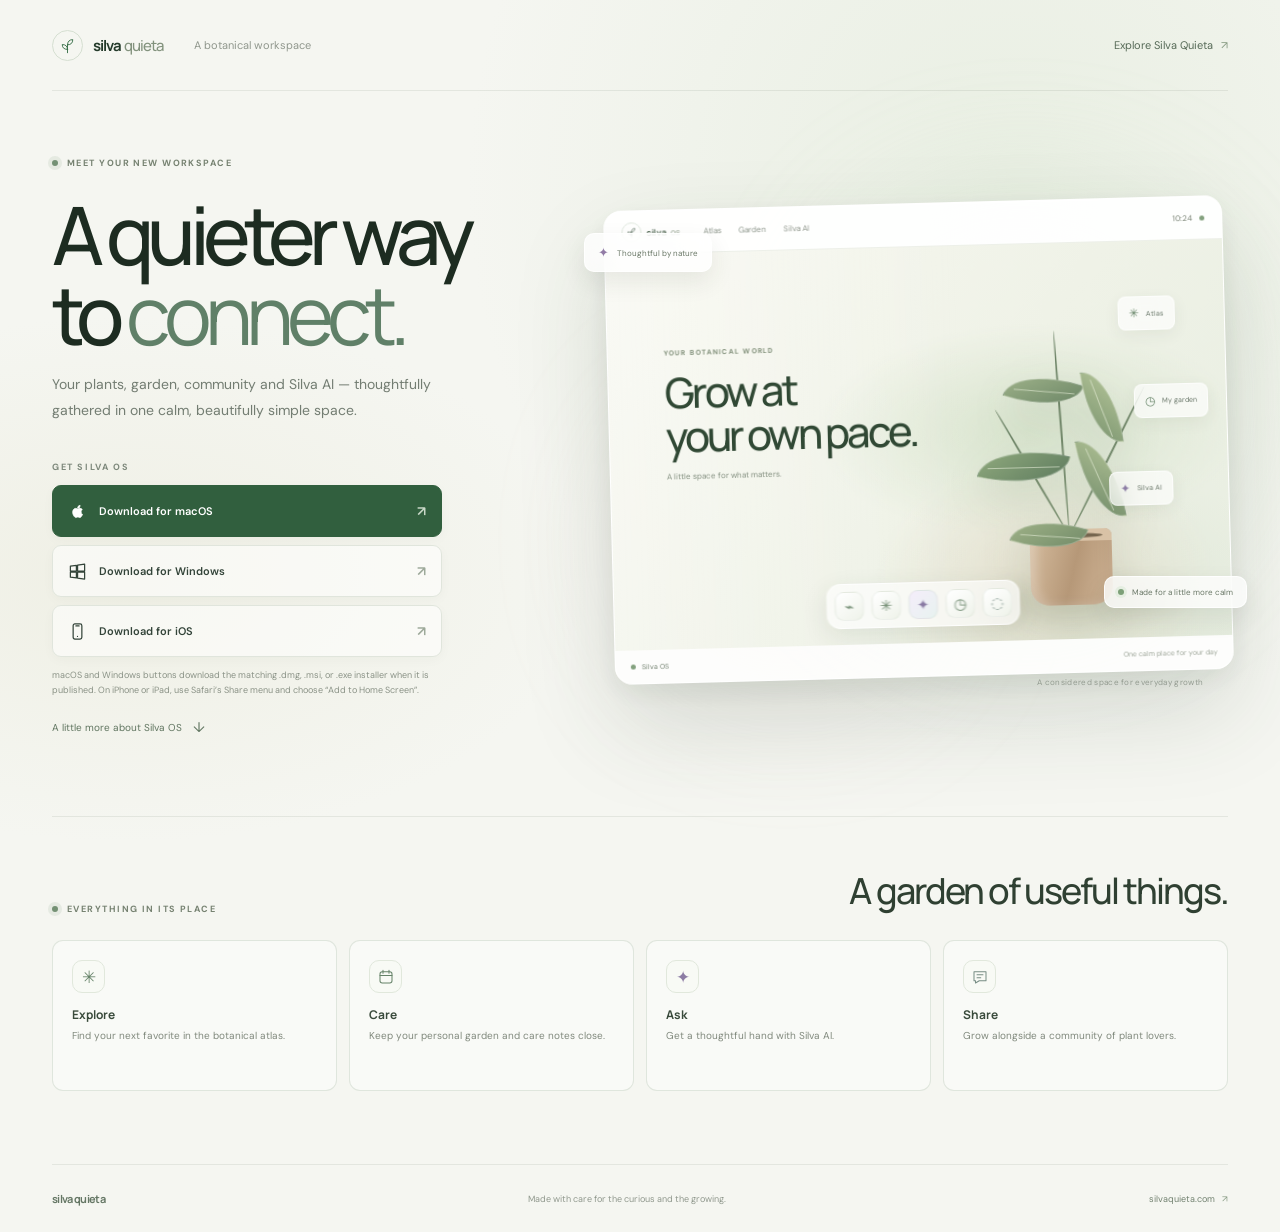
<file: index.html>
<!doctype html>
<html lang="en">
  <head>
    <meta charset="utf-8">
    <meta name="viewport" content="width=device-width, initial-scale=1, viewport-fit=cover">
    <meta name="theme-color" content="#f5f6f1">
    <meta name="description" content="Meet Silva OS: a quiet botanical workspace for your desktop and phone.">
    <meta property="og:title" content="Silva OS — a quieter kind of workspace">
    <meta property="og:description" content="Your botanical world, thoughtfully gathered in one place.">
    <meta property="og:type" content="website">
    <title>Silva OS — a quieter kind of workspace</title>
    <link rel="icon" href="./icon.svg" type="image/svg+xml">
    <link rel="stylesheet" href="./style.css?v=1">
    <script src="./security-monitor.js" defer></script>
    <script src="./app.js?v=1" defer></script>
  </head>
  <body>
    <div class="page-shell">
      <header class="site-header">
        <a class="brand" href="https://silvaquieta.com/" aria-label="Silva Quieta home">
          <span class="brand-mark" aria-hidden="true">
            <svg viewBox="0 0 32 32"><path d="M16 27V15m0 7c-5.3 0-8-2.7-8-7.5 4.9 0 8 2.5 8 7.5Zm0-7c0-5.2 3.2-8 8-8 0 5.2-2.7 8-8 8Z"/></svg>
          </span>
          <span>silva <b>quieta</b></span>
        </a>
        <span class="header-caption">A botanical workspace</span>
        <a class="header-link" href="https://silvaquieta.com/">Explore Silva Quieta <span aria-hidden="true">↗</span></a>
      </header>

      <main>
        <section class="hero" aria-labelledby="hero-title">
          <div class="hero-copy">
            <p class="eyebrow"><span class="eyebrow-dot"></span> MEET YOUR NEW WORKSPACE</p>
            <h1 id="hero-title">A quieter way<br>to <em>connect.</em></h1>
            <p class="hero-description">
              Your plants, garden, community and Silva AI — thoughtfully gathered in one calm,
              beautifully simple space.
            </p>
            <div class="download-area" id="download">
              <p class="download-label">GET SILVA OS</p>
              <div class="download-actions" aria-label="Install Silva OS">
                <a class="download-button download-primary" href="https://os.silvaquieta.com/app/" data-platform="macos">
                  <svg viewBox="0 0 24 24" aria-hidden="true"><path d="M16.4 12.7c0-2 1.6-3 1.7-3.1a3.7 3.7 0 0 0-2.9-1.6c-1.2-.1-2.3.7-2.9.7s-1.5-.7-2.5-.7a3.9 3.9 0 0 0-3.3 2c-1.4 2.4-.4 5.9 1 7.8.7.9 1.4 1.9 2.4 1.9s1.3-.6 2.5-.6 1.6.6 2.6.6 1.7-.9 2.3-1.9a8 8 0 0 0 1.1-2.2 3.4 3.4 0 0 1-2-2.9ZM14.5 6.7a3.6 3.6 0 0 0 .8-2.5 3.8 3.8 0 0 0-2.4 1.2 3.4 3.4 0 0 0-.8 2.4 3.2 3.2 0 0 0 2.4-1.1Z"/></svg>
                  <span>Download for macOS</span>
                  <span class="button-arrow" aria-hidden="true">↗</span>
                </a>
                <a class="download-button" href="https://os.silvaquieta.com/app/" data-platform="windows">
                  <svg viewBox="0 0 24 24" aria-hidden="true"><path d="m3 5.2 7.6-1v7.3H3V5.2Zm9.1-1.2L21 2.7v8.8h-8.9V4Zm-9.1 8.8h7.6v7.3L3 19.2v-6.4Zm9.1 0H21v8.8l-8.9-1.3v-7.5Z"/></svg>
                  <span>Download for Windows</span>
                  <span class="button-arrow" aria-hidden="true">↗</span>
                </a>
                <a class="download-button" href="https://os.silvaquieta.com/app/" data-platform="ios">
                  <svg viewBox="0 0 24 24" aria-hidden="true"><rect x="6.5" y="2.5" width="11" height="19" rx="2.2"/><path d="M10 5h4m-2 13.2h.01"/></svg>
                  <span>Download for iOS</span>
                  <span class="button-arrow" aria-hidden="true">↗</span>
                </a>
              </div>
              <p class="install-hint" id="install-hint" aria-live="polite">
                macOS and Windows buttons download the matching .dmg, .msi, or .exe installer when it is published. On iPhone or iPad, use Safari’s Share menu and choose “Add to Home Screen”.
              </p>
            </div>
            <a class="learn-link" href="#inside">A little more about Silva OS <span aria-hidden="true">↓</span></a>
          </div>

          <div class="hero-art" aria-label="Preview of the Silva OS workspace">
            <div class="ambient ambient-one"></div>
            <div class="ambient ambient-two"></div>
            <div class="desktop-preview">
              <div class="preview-topbar">
                <div class="preview-brand">
                  <span class="mini-mark" aria-hidden="true">
                    <svg viewBox="0 0 32 32"><path d="M16 27V15m0 7c-5.3 0-8-2.7-8-7.5 4.9 0 8 2.5 8 7.5Zm0-7c0-5.2 3.2-8 8-8 0 5.2-2.7 8-8 8Z"/></svg>
                  </span>
                  silva <b>os</b>
                </div>
                <div class="preview-menu"><span>Atlas</span><span>Garden</span><span>Silva AI</span></div>
                <span class="preview-time">10:24 <i></i></span>
              </div>
              <div class="preview-scene">
                <div class="scene-copy">
                  <span class="scene-kicker">YOUR BOTANICAL WORLD</span>
                  <span class="scene-title">Grow at<br>your own pace.</span>
                  <span class="scene-subtitle">A little space for what matters.</span>
                </div>
                <div class="plant-illustration" aria-hidden="true">
                  <span class="plant-shadow"></span>
                  <span class="stem stem-main"></span>
                  <span class="stem stem-left"></span>
                  <span class="stem stem-right"></span>
                  <span class="leaf leaf-one"></span>
                  <span class="leaf leaf-two"></span>
                  <span class="leaf leaf-three"></span>
                  <span class="leaf leaf-four"></span>
                  <span class="leaf leaf-five"></span>
                  <span class="pot"><i></i></span>
                </div>
                <div class="preview-shortcut shortcut-atlas"><span>✳</span> Atlas</div>
                <div class="preview-shortcut shortcut-garden"><span>◷</span> My garden</div>
                <div class="preview-shortcut shortcut-ai"><span>✦</span> Silva AI</div>
                <div class="preview-dock">
                  <span class="dock-glyph glyph-leaf">⌁</span>
                  <span class="dock-glyph glyph-atlas">✳</span>
                  <span class="dock-glyph glyph-ai">✦</span>
                  <span class="dock-glyph glyph-garden">◷</span>
                  <span class="dock-glyph glyph-community">◌</span>
                </div>
              </div>
              <div class="preview-caption"><span><i></i> Silva OS</span><span>One calm place for your day</span></div>
            </div>
            <div class="floating-note note-top"><span class="note-icon">✦</span><span>Thoughtful by nature</span></div>
            <div class="floating-note note-bottom"><span class="note-online"></span><span>Made for a little more calm</span></div>
            <span class="art-caption">A considered space for everyday growth</span>
          </div>
        </section>

        <section class="inside-section" id="inside" aria-labelledby="inside-title">
          <div class="section-heading">
            <p class="eyebrow"><span class="eyebrow-dot"></span> EVERYTHING IN ITS PLACE</p>
            <h2 id="inside-title">A garden of useful things.</h2>
          </div>
          <div class="feature-grid">
            <article class="feature-card">
              <span class="feature-icon icon-atlas" aria-hidden="true">✳</span>
              <h3>Explore</h3>
              <p>Find your next favorite in the botanical atlas.</p>
            </article>
            <article class="feature-card">
              <span class="feature-icon icon-garden" aria-hidden="true">
                <svg viewBox="0 0 24 24"><rect x="4" y="5" width="16" height="15" rx="3"/><path d="M8 3v4m8-4v4M4 10h16"/></svg>
              </span>
              <h3>Care</h3>
              <p>Keep your personal garden and care notes close.</p>
            </article>
            <article class="feature-card">
              <span class="feature-icon icon-ai" aria-hidden="true">✦</span>
              <h3>Ask</h3>
              <p>Get a thoughtful hand with Silva AI.</p>
            </article>
            <article class="feature-card">
              <span class="feature-icon icon-community" aria-hidden="true">
                <svg viewBox="0 0 24 24"><path d="M4 5h16v12h-9l-5 3v-3H4z"/><path d="M8 9h8m-8 4h5"/></svg>
              </span>
              <h3>Share</h3>
              <p>Grow alongside a community of plant lovers.</p>
            </article>
          </div>
        </section>
      </main>

      <footer class="site-footer">
        <a class="footer-brand" href="https://silvaquieta.com/">silva quieta</a>
        <span>Made with care for the curious and the growing.</span>
        <a href="https://silvaquieta.com/">silvaquieta.com <span aria-hidden="true">↗</span></a>
      </footer>
    </div>
  </body>
</html>
</file>
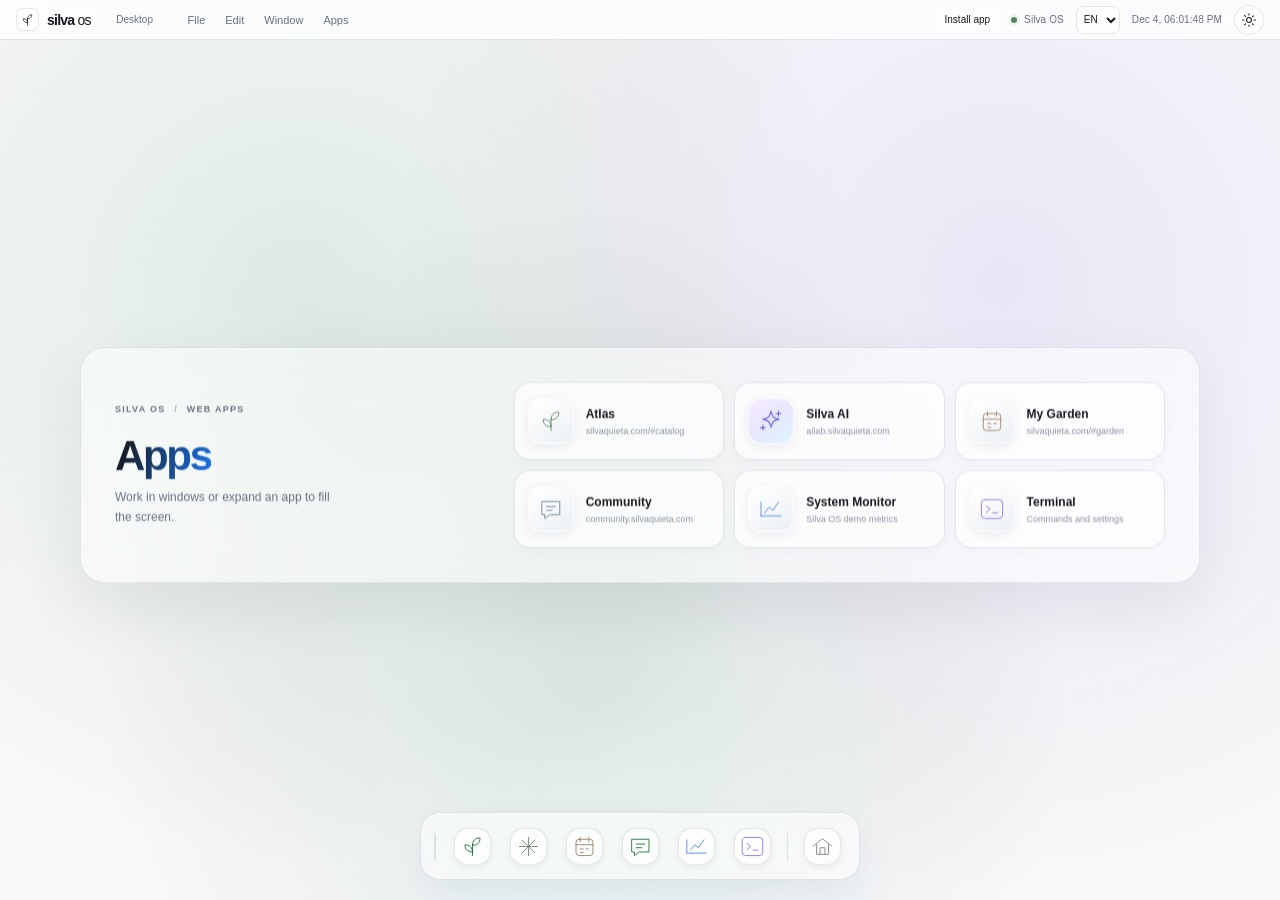
<file: app/index.html>
<!doctype html>
<html lang="ru">
  <head>
    <meta charset="utf-8">
    <meta name="viewport" content="width=device-width, initial-scale=1, viewport-fit=cover">
    <meta name="theme-color" content="#f9f9fb">
    <meta name="description" content="Silva OS — спокойная цифровая среда для изучения растений и заботы о саде.">
    <title>Silva OS — botanical workspace</title>
    <link rel="manifest" href="./manifest.webmanifest">
    <link rel="icon" href="../icon.svg" type="image/svg+xml">
    <script src="./theme-init.js?v=1"></script>
    <script src="../security-monitor.js" defer></script>
    <script src="../locales.js?v=1" defer></script>
    <link rel="stylesheet" href="./style.css?v=31">
    <script type="module" src="./app.js?v=32"></script>
  </head>
  <body>
    <canvas id="bg-canvas" aria-hidden="true"></canvas>
    <div class="os-shell" id="os-shell">
      <header class="menubar">
        <div class="menu-brand" aria-label="Silva OS">
          <span class="brand-mark" aria-hidden="true">
            <svg viewBox="0 0 32 32"><path d="M16 27V15m0 7c-5.3 0-8-2.7-8-7.5 4.9 0 8 2.5 8 7.5Zm0-7c0-5.2 3.2-8 8-8 0 5.2-2.7 8-8 8Z"/></svg>
          </span>
          <span>silva <b>os</b></span>
        </div>
        <button type="button" class="home-back-control" data-action="home" aria-label="Вернуться на рабочий стол" title="На рабочий стол">
          <svg viewBox="0 0 20 20" aria-hidden="true"><path d="M12.5 4.5 7 10l5.5 5.5M7.5 10H17"/></svg>
          <span>На рабочий стол</span>
        </button>
        <span class="active-window-context" id="active-window-context" aria-live="polite">Рабочий стол</span>
        <nav class="system-menu" aria-label="Системное меню">
          <button type="button" class="menu-button" data-menu="file" aria-haspopup="menu" aria-expanded="false" aria-controls="menu-popover">Файл</button>
          <button type="button" class="menu-button" data-menu="edit" aria-haspopup="menu" aria-expanded="false" aria-controls="menu-popover">Правка</button>
          <button type="button" class="menu-button" data-menu="window" aria-haspopup="menu" aria-expanded="false" aria-controls="menu-popover">Окно</button>
          <button type="button" class="menu-button" data-menu="applications" aria-haspopup="menu" aria-expanded="false" aria-controls="menu-popover">Приложения</button>
        </nav>
        <div class="system-status">
          <button class="install-app" type="button" data-install-app hidden>Установить отдельно</button>
          <span class="status-label"><span class="status-light"></span> Silva OS</span>
          <label class="sr-only" for="language-select">Язык интерфейса</label>
          <select class="language-select" id="language-select" aria-label="Язык интерфейса">
            <option value="ru">RU</option>
            <option value="en">EN</option>
            <option value="uk">UA</option>
          </select>
          <time id="system-clock" aria-label="Текущее время"></time>
          <button type="button" class="theme-toggle" id="theme-toggle" aria-label="Переключить тему" aria-pressed="false" title="Переключить тему">
            <svg class="theme-icon theme-icon-sun" viewBox="0 0 24 24" aria-hidden="true"><circle cx="12" cy="12" r="3.7"/><path d="M12 2.5v2m0 15v2m9.5-9.5h-2m-15 0h-2m16.2-6.2-1.4 1.4m-10.6 10.6-1.4 1.4m13.4 0-1.4-1.4M6.7 6.7 5.3 5.3"/></svg>
            <svg class="theme-icon theme-icon-moon" viewBox="0 0 24 24" aria-hidden="true"><path d="M19.2 15.1A8 8 0 0 1 8.9 4.8 8.3 8.3 0 1 0 19.2 15.1Z"/></svg>
          </button>
        </div>
      </header>

      <main class="workspace" id="desktop" aria-label="Рабочий стол Silva OS">
        <section class="launchpad" aria-labelledby="launchpad-title">
          <div class="launchpad-heading">
            <p class="eyebrow">SILVA OS <span aria-hidden="true">/</span> WEB APPS</p>
            <h1 id="launchpad-title">Приложения</h1>
            <p>Работайте в окнах или разверните приложение на весь экран.</p>
          </div>
          <nav class="desktop-shortcuts" aria-label="Приложения Silva">
            <button class="desktop-shortcut" type="button" data-launch="atlas">
              <span class="shortcut-icon shortcut-icon-atlas" aria-hidden="true">
                <svg viewBox="0 0 48 48"><path d="M24 39V20m0 13c-8.2 0-12.5-4.1-12.5-11.7C19.2 21.3 24 25.2 24 33Zm0-11c0-8 4.8-12.2 12.5-12.2C36.5 17.6 32.2 22 24 22Z"/></svg>
              </span>
              <span class="shortcut-copy"><b>Атлас</b><small>silvaquieta.com/#catalog</small></span>
            </button>
            <button class="desktop-shortcut" type="button" data-launch="assistant">
              <span class="shortcut-icon shortcut-icon-assistant" aria-hidden="true">
                <svg viewBox="0 0 48 48"><path d="M24 8c1.7 9 4.1 11.4 13 13-8.9 1.7-11.3 4.1-13 13-1.7-8.9-4.1-11.3-13-13 8.9-1.6 11.3-4 13-13Z"/><path d="M36 8v8m-4-4h8M11 31v7m-3.5-3.5h7"/></svg>
              </span>
              <span class="shortcut-copy"><b>Silva AI</b><small>ailab.silvaquieta.com</small></span>
            </button>
            <button class="desktop-shortcut" type="button" data-launch="garden">
              <span class="shortcut-icon shortcut-icon-garden" aria-hidden="true">
                <svg viewBox="0 0 48 48"><rect x="10" y="12" width="28" height="27" rx="5"/><path d="M17 9v7m14-7v7M10 21h28M17 28h5m5 0h4m-14 6h5"/></svg>
              </span>
              <span class="shortcut-copy"><b>Мой сад</b><small>silvaquieta.com/#garden</small></span>
            </button>
            <button class="desktop-shortcut" type="button" data-launch="community">
              <span class="shortcut-icon shortcut-icon-community" aria-hidden="true">
                <svg viewBox="0 0 48 48"><path d="M10 12h28v21H22l-8 6v-6h-4z"/><path d="M17 20h14m-14 6h9"/></svg>
              </span>
              <span class="shortcut-copy"><b>Сообщество</b><small>community.silvaquieta.com</small></span>
            </button>
            <button class="desktop-shortcut" type="button" data-launch="monitor">
              <span class="shortcut-icon shortcut-icon-monitor" aria-hidden="true"><svg viewBox="0 0 48 48"><path d="M8 35V13m0 22h32M14 30l7-9 6 5 9-13"/></svg></span>
              <span class="shortcut-copy"><b>Монитор системы</b><small>Демо-метрики Silva OS</small></span>
            </button>
            <button class="desktop-shortcut" type="button" data-launch="terminal">
              <span class="shortcut-icon shortcut-icon-terminal" aria-hidden="true"><svg viewBox="0 0 48 48"><rect x="7" y="9" width="34" height="30" rx="6"/><path d="m15 19 6 5-6 5m10 1h8"/></svg></span>
              <span class="shortcut-copy"><b>Терминал</b><small>Команды и настройки</small></span>
            </button>
          </nav>
        </section>

        <div class="window-layer" id="window-layer"></div>

        <nav class="dock" aria-label="Панель приложений">
          <span class="dock-ornament" aria-hidden="true"></span>
          <button class="dock-app" type="button" data-launch="atlas" aria-label="Открыть ботанический атлас" title="Ботанический атлас">
            <span class="dock-icon dock-icon-atlas" aria-hidden="true"><svg viewBox="0 0 48 48"><path d="M24 39V20m0 13c-8.2 0-12.5-4.1-12.5-11.7C19.2 21.3 24 25.2 24 33Zm0-11c0-8 4.8-12.2 12.5-12.2C36.5 17.6 32.2 22 24 22Z"/></svg></span>
            <span class="dock-indicator" aria-hidden="true"></span>
          </button>
          <button class="dock-app" type="button" data-launch="assistant" aria-label="Открыть Silva AI" title="Silva AI">
            <span class="dock-icon dock-icon-assistant" aria-hidden="true"><svg viewBox="0 0 48 48"><path d="M24 9v30M9 24h30M13.5 13.5l21 21m0-21-21 21"/></svg></span>
            <span class="dock-indicator" aria-hidden="true"></span>
          </button>
          <button class="dock-app" type="button" data-launch="garden" aria-label="Открыть мой сад" title="Мой сад">
            <span class="dock-icon dock-icon-garden" aria-hidden="true"><svg viewBox="0 0 48 48"><rect x="10" y="12" width="28" height="27" rx="5"/><path d="M17 9v7m14-7v7M10 21h28M17 28h5m5 0h4m-14 6h5"/></svg></span>
            <span class="dock-indicator" aria-hidden="true"></span>
          </button>
          <button class="dock-app" type="button" data-launch="community" aria-label="Открыть Silva Community" title="Silva Community">
            <span class="dock-icon dock-icon-community" aria-hidden="true"><svg viewBox="0 0 48 48"><path d="M10 12h28v21H22l-8 6v-6h-4z"/><path d="M17 20h14m-14 6h9"/></svg></span>
            <span class="dock-indicator" aria-hidden="true"></span>
          </button>
          <button class="dock-app" type="button" data-launch="monitor" aria-label="Открыть монитор системы" title="Монитор системы">
            <span class="dock-icon dock-icon-monitor" aria-hidden="true"><svg viewBox="0 0 48 48"><path d="M8 35V13m0 22h32M14 30l7-9 6 5 9-13"/></svg></span>
            <span class="dock-indicator" aria-hidden="true"></span>
          </button>
          <button class="dock-app" type="button" data-launch="terminal" aria-label="Открыть терминал" title="Терминал">
            <span class="dock-icon dock-icon-terminal" aria-hidden="true"><svg viewBox="0 0 48 48"><rect x="7" y="9" width="34" height="30" rx="6"/><path d="m15 19 6 5-6 5m10 1h8"/></svg></span>
            <span class="dock-indicator" aria-hidden="true"></span>
          </button>
          <span class="dock-divider" aria-hidden="true"></span>
          <button class="dock-app dock-home" type="button" data-action="home" aria-label="Показать рабочий стол" title="Рабочий стол">
            <span class="dock-icon" aria-hidden="true"><svg viewBox="0 0 48 48"><path d="M9 23 24 11l15 12M14 21v16h20V21M20 37V26h8v11"/></svg></span>
          </button>
        </nav>
      </main>

      <div class="menu-popover" id="menu-popover" role="menu" hidden></div>
      <section class="launcher" id="launcher" role="dialog" aria-modal="true" aria-labelledby="launcher-title" hidden>
        <div class="launcher-panel">
          <div class="launcher-heading">
            <span class="launcher-mark" aria-hidden="true">
              <svg viewBox="0 0 24 24"><path d="M12 20v-9m0 5c-4.1 0-6.2-2.1-6.2-5.8 3.8 0 6.2 1.9 6.2 5.8Zm0-5.2c0-4 2.5-6.2 6.2-6.2 0 4-2.1 6.2-6.2 6.2Z"/></svg>
            </span>
            <div><h2 id="launcher-title">Приложения Silva</h2><p>Все пространства бренда — в одном месте</p></div>
            <button type="button" class="launcher-close" data-launcher-close aria-label="Закрыть список приложений">×</button>
          </div>
          <label class="launcher-search">
            <svg viewBox="0 0 20 20" aria-hidden="true"><circle cx="8.5" cy="8.5" r="5.5"/><path d="m13 13 4 4"/></svg>
            <input id="launcher-search" type="search" placeholder="Найти приложение…" autocomplete="off">
            <kbd>ESC</kbd>
          </label>
          <div class="launcher-apps">
            <button type="button" class="launcher-app" data-launch="atlas" data-launcher-item>
              <span class="launcher-app-icon launcher-atlas" aria-hidden="true"><svg viewBox="0 0 48 48"><path d="M24 39V20m0 13c-8.2 0-12.5-4.1-12.5-11.7C19.2 21.3 24 25.2 24 33Zm0-11c0-8 4.8-12.2 12.5-12.2C36.5 17.6 32.2 22 24 22Z"/></svg></span>
              <span><b>Ботанический атлас</b><small>Коллекция растений и садовые инструменты</small></span><kbd>⌘ 1</kbd>
            </button>
            <button type="button" class="launcher-app" data-launch="assistant" data-launcher-item>
              <span class="launcher-app-icon launcher-ai" aria-hidden="true"><svg viewBox="0 0 48 48"><path d="M24 9v30M9 24h30M13.5 13.5l21 21m0-21-21 21"/></svg></span>
              <span><b>Silva AI</b><small>Ботанический AI-помощник Gemini</small></span><kbd>⌘ 2</kbd>
            </button>
            <button type="button" class="launcher-app" data-launch="garden" data-launcher-item>
              <span class="launcher-app-icon launcher-garden" aria-hidden="true"><svg viewBox="0 0 48 48"><rect x="10" y="12" width="28" height="27" rx="5"/><path d="M17 9v7m14-7v7M10 21h28M17 28h5m5 0h4m-14 6h5"/></svg></span>
              <span><b>Мой сад</b><small>Профиль сада и каталог ухода на сайте</small></span><kbd>⌘ 3</kbd>
            </button>
            <button type="button" class="launcher-app" data-launch="community" data-launcher-item>
              <span class="launcher-app-icon launcher-community" aria-hidden="true"><svg viewBox="0 0 48 48"><path d="M10 12h28v21H22l-8 6v-6h-4z"/><path d="M17 20h14m-14 6h9"/></svg></span>
              <span><b>Silva Community</b><small>Сообщество любителей растений</small></span><kbd>⌘ 4</kbd>
            </button>
            <button type="button" class="launcher-app" data-launch="monitor" data-launcher-item>
              <span class="launcher-app-icon launcher-monitor" aria-hidden="true"><svg viewBox="0 0 48 48"><path d="M8 35V13m0 22h32M14 30l7-9 6 5 9-13"/></svg></span>
              <span><b>Монитор системы</b><small>Демо-метрики Silva OS в реальном времени</small></span><kbd>⌘ 5</kbd>
            </button>
            <button type="button" class="launcher-app" data-launch="terminal" data-launcher-item>
              <span class="launcher-app-icon launcher-terminal" aria-hidden="true"><svg viewBox="0 0 48 48"><rect x="7" y="9" width="34" height="30" rx="6"/><path d="m15 19 6 5-6 5m10 1h8"/></svg></span>
              <span><b>Терминал / Настройки</b><small>Команды оболочки и настройки кэша</small></span><kbd>⌘ 6</kbd>
            </button>
          </div>
          <div class="launcher-foot"><span>Открыть приложение</span><kbd>↵</kbd></div>
        </div>
      </section>
      <div class="toast-region" id="toast-region" role="status" aria-live="polite"></div>
    </div>

    <template id="monitor-template">
      <section class="system-app monitor-app" aria-label="Монитор системы">
        <div class="system-app-heading">
          <div><p class="eyebrow">SILVA OS <span aria-hidden="true">/</span> SYSTEM MONITOR</p><h2>Монитор системы</h2></div>
          <span class="simulation-badge"><span></span> ДЕМО-МЕТРИКИ</span>
        </div>
        <p class="system-app-note">Показатели ниже сгенерированы для демонстрации интерфейса и не являются измерениями устройства или Silva Core.</p>
        <div class="monitor-metrics">
          <article class="metric-card"><div><span>CPU</span><strong><span data-metric-value="cpu">—</span>%</strong></div><div class="metric-track"><span data-metric-bar="cpu"></span></div><small>Симулированная нагрузка</small></article>
          <article class="metric-card"><div><span>ПАМЯТЬ</span><strong><span data-metric-value="memory">—</span>%</strong></div><div class="metric-track"><span data-metric-bar="memory"></span></div><small>Демо-использование</small></article>
          <article class="metric-card"><div><span>SILVA CORE</span><strong><span data-metric-value="core">—</span><small>ms</small></strong></div><div class="metric-track metric-track-core"><span data-metric-bar="core"></span></div><small>Синтетическая задержка</small></article>
        </div>
        <section class="monitor-chart-card">
          <div class="monitor-chart-heading"><div><h3>Активность</h3><p>Демонстрационная нагрузка · последние 60 секунд</p></div><span class="monitor-live"><i></i> обновляется</span></div>
          <canvas class="monitor-chart" aria-label="График демонстрационной нагрузки" role="img"></canvas>
          <div class="monitor-chart-legend"><span><i class="legend-cpu"></i> CPU</span><span><i class="legend-memory"></i> Память</span></div>
        </section>
      </section>
    </template>

    <template id="terminal-template">
      <section class="system-app terminal-app" aria-label="Терминал Silva OS">
        <div class="terminal-heading"><div><p class="eyebrow">SILVA OS <span aria-hidden="true">/</span> TERMINAL</p><h2>Терминал <span>управления</span></h2></div><span class="terminal-state"><i></i> локальная оболочка</span></div>
        <div class="terminal-screen" role="log" aria-live="polite" aria-relevant="additions text"></div>
        <form class="terminal-form" autocomplete="off">
          <label for="terminal-command"><span aria-hidden="true">silva&nbsp;›</span><span class="sr-only">Команда</span></label>
          <input id="terminal-command" name="command" type="text" spellcheck="false" autocapitalize="off" placeholder="Введите help и нажмите Enter">
          <button type="submit" aria-label="Выполнить команду">↵</button>
        </form>
        <p class="terminal-footnote">Команды выполняются только в этой оболочке. Содержимое окон сайтов не изменяется.</p>
      </section>
    </template>

    <template id="window-template">
      <section class="os-window" role="dialog">
        <header class="window-titlebar">
          <span class="window-title">
            <span class="window-app-mark" aria-hidden="true"></span>
            <span class="window-title-text"></span>
          </span>
          <div class="window-controls" aria-label="Управление окном">
            <button type="button" class="window-control" data-window-action="minimize" aria-label="Свернуть окно" title="Свернуть">
              <svg viewBox="0 0 16 16" aria-hidden="true"><path d="M3 8h10"/></svg>
            </button>
            <button type="button" class="window-control" data-window-action="maximize" aria-label="Развернуть окно" title="Развернуть">
              <svg class="window-maximize-icon" viewBox="0 0 16 16" aria-hidden="true"><rect x="3.5" y="3.5" width="9" height="9" rx="1"/></svg>
              <svg class="window-restore-icon" viewBox="0 0 16 16" aria-hidden="true"><path d="M5 5V3.5h7.5V11H11M3.5 5h7.5v7.5H3.5z"/></svg>
            </button>
            <button type="button" class="window-control close-control" data-window-action="close" aria-label="Закрыть окно" title="Закрыть">
              <svg viewBox="0 0 16 16" aria-hidden="true"><path d="m4 4 8 8m0-8-8 8"/></svg>
            </button>
          </div>
        </header>
        <div class="window-content">
          <div class="app-loading" role="status">
            <span class="loading-mark" aria-hidden="true"></span>
            <span class="app-loading-label">Открываем приложение…</span>
            <a class="app-loading-fallback" data-open-app target="_blank" rel="noopener noreferrer" hidden>Открыть сайт отдельно</a>
          </div>
        </div>
      </section>
    </template>

  </body>
</html>
</file>
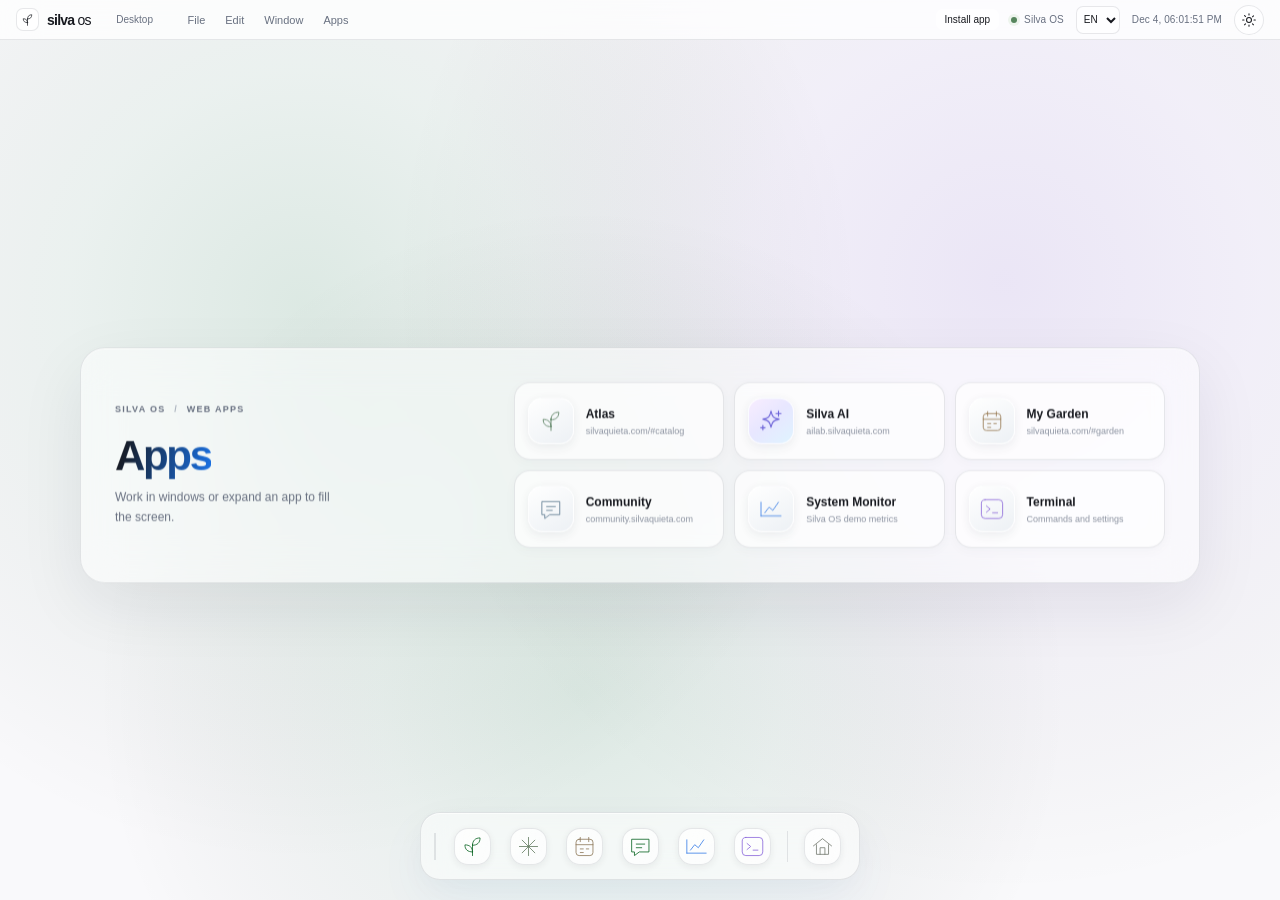
<file: desktop/index.html>
<!doctype html>
<html lang="ru">
  <head>
    <meta charset="utf-8">
    <meta name="viewport" content="width=device-width, initial-scale=1, viewport-fit=cover">
    <meta name="theme-color" content="#f9f9fb">
    <meta name="description" content="Silva OS — спокойная цифровая среда для изучения растений и заботы о саде.">
    <title>Silva OS — botanical workspace</title>
    <link rel="manifest" href="./manifest.webmanifest">
    <link rel="icon" href="../icon.svg" type="image/svg+xml">
    <script src="./theme-init.js?v=1"></script>
    <script src="../locales.js?v=1" defer></script>
    <link rel="stylesheet" href="./style.css?v=31">
    <script type="module" src="./app.js?v=32"></script>
  </head>
  <body>
    <canvas id="bg-canvas" aria-hidden="true"></canvas>
    <div class="os-shell" id="os-shell">
      <header class="menubar">
        <div class="menu-brand" aria-label="Silva OS">
          <span class="brand-mark" aria-hidden="true">
            <svg viewBox="0 0 32 32"><path d="M16 27V15m0 7c-5.3 0-8-2.7-8-7.5 4.9 0 8 2.5 8 7.5Zm0-7c0-5.2 3.2-8 8-8 0 5.2-2.7 8-8 8Z"/></svg>
          </span>
          <span>silva <b>os</b></span>
        </div>
        <button type="button" class="home-back-control" data-action="home" aria-label="Вернуться на рабочий стол" title="На рабочий стол">
          <svg viewBox="0 0 20 20" aria-hidden="true"><path d="M12.5 4.5 7 10l5.5 5.5M7.5 10H17"/></svg>
          <span>На рабочий стол</span>
        </button>
        <span class="active-window-context" id="active-window-context" aria-live="polite">Рабочий стол</span>
        <nav class="system-menu" aria-label="Системное меню">
          <button type="button" class="menu-button" data-menu="file" aria-haspopup="menu" aria-expanded="false" aria-controls="menu-popover">Файл</button>
          <button type="button" class="menu-button" data-menu="edit" aria-haspopup="menu" aria-expanded="false" aria-controls="menu-popover">Правка</button>
          <button type="button" class="menu-button" data-menu="window" aria-haspopup="menu" aria-expanded="false" aria-controls="menu-popover">Окно</button>
          <button type="button" class="menu-button" data-menu="applications" aria-haspopup="menu" aria-expanded="false" aria-controls="menu-popover">Приложения</button>
        </nav>
        <div class="system-status">
          <button class="install-app" type="button" data-install-app hidden>Установить отдельно</button>
          <span class="status-label"><span class="status-light"></span> Silva OS</span>
          <label class="sr-only" for="language-select">Язык интерфейса</label>
          <select class="language-select" id="language-select" aria-label="Язык интерфейса">
            <option value="ru">RU</option>
            <option value="en">EN</option>
            <option value="uk">UA</option>
          </select>
          <time id="system-clock" aria-label="Текущее время"></time>
          <button type="button" class="theme-toggle" id="theme-toggle" aria-label="Переключить тему" aria-pressed="false" title="Переключить тему">
            <svg class="theme-icon theme-icon-sun" viewBox="0 0 24 24" aria-hidden="true"><circle cx="12" cy="12" r="3.7"/><path d="M12 2.5v2m0 15v2m9.5-9.5h-2m-15 0h-2m16.2-6.2-1.4 1.4m-10.6 10.6-1.4 1.4m13.4 0-1.4-1.4M6.7 6.7 5.3 5.3"/></svg>
            <svg class="theme-icon theme-icon-moon" viewBox="0 0 24 24" aria-hidden="true"><path d="M19.2 15.1A8 8 0 0 1 8.9 4.8 8.3 8.3 0 1 0 19.2 15.1Z"/></svg>
          </button>
        </div>
      </header>

      <main class="workspace" id="desktop" aria-label="Рабочий стол Silva OS">
        <section class="launchpad" aria-labelledby="launchpad-title">
          <div class="launchpad-heading">
            <p class="eyebrow">SILVA OS <span aria-hidden="true">/</span> WEB APPS</p>
            <h1 id="launchpad-title">Приложения</h1>
            <p>Работайте в окнах или разверните приложение на весь экран.</p>
          </div>
          <nav class="desktop-shortcuts" aria-label="Приложения Silva">
            <button class="desktop-shortcut" type="button" data-launch="atlas">
              <span class="shortcut-icon shortcut-icon-atlas" aria-hidden="true">
                <svg viewBox="0 0 48 48"><path d="M24 39V20m0 13c-8.2 0-12.5-4.1-12.5-11.7C19.2 21.3 24 25.2 24 33Zm0-11c0-8 4.8-12.2 12.5-12.2C36.5 17.6 32.2 22 24 22Z"/></svg>
              </span>
              <span class="shortcut-copy"><b>Атлас</b><small>silvaquieta.com/#catalog</small></span>
            </button>
            <button class="desktop-shortcut" type="button" data-launch="assistant">
              <span class="shortcut-icon shortcut-icon-assistant" aria-hidden="true">
                <svg viewBox="0 0 48 48"><path d="M24 8c1.7 9 4.1 11.4 13 13-8.9 1.7-11.3 4.1-13 13-1.7-8.9-4.1-11.3-13-13 8.9-1.6 11.3-4 13-13Z"/><path d="M36 8v8m-4-4h8M11 31v7m-3.5-3.5h7"/></svg>
              </span>
              <span class="shortcut-copy"><b>Silva AI</b><small>ailab.silvaquieta.com</small></span>
            </button>
            <button class="desktop-shortcut" type="button" data-launch="garden">
              <span class="shortcut-icon shortcut-icon-garden" aria-hidden="true">
                <svg viewBox="0 0 48 48"><rect x="10" y="12" width="28" height="27" rx="5"/><path d="M17 9v7m14-7v7M10 21h28M17 28h5m5 0h4m-14 6h5"/></svg>
              </span>
              <span class="shortcut-copy"><b>Мой сад</b><small>silvaquieta.com/#garden</small></span>
            </button>
            <button class="desktop-shortcut" type="button" data-launch="community">
              <span class="shortcut-icon shortcut-icon-community" aria-hidden="true">
                <svg viewBox="0 0 48 48"><path d="M10 12h28v21H22l-8 6v-6h-4z"/><path d="M17 20h14m-14 6h9"/></svg>
              </span>
              <span class="shortcut-copy"><b>Сообщество</b><small>community.silvaquieta.com</small></span>
            </button>
            <button class="desktop-shortcut" type="button" data-launch="monitor">
              <span class="shortcut-icon shortcut-icon-monitor" aria-hidden="true"><svg viewBox="0 0 48 48"><path d="M8 35V13m0 22h32M14 30l7-9 6 5 9-13"/></svg></span>
              <span class="shortcut-copy"><b>Монитор системы</b><small>Демо-метрики Silva OS</small></span>
            </button>
            <button class="desktop-shortcut" type="button" data-launch="terminal">
              <span class="shortcut-icon shortcut-icon-terminal" aria-hidden="true"><svg viewBox="0 0 48 48"><rect x="7" y="9" width="34" height="30" rx="6"/><path d="m15 19 6 5-6 5m10 1h8"/></svg></span>
              <span class="shortcut-copy"><b>Терминал</b><small>Команды и настройки</small></span>
            </button>
          </nav>
        </section>

        <div class="window-layer" id="window-layer"></div>

        <nav class="dock" aria-label="Панель приложений">
          <span class="dock-ornament" aria-hidden="true"></span>
          <button class="dock-app" type="button" data-launch="atlas" aria-label="Открыть ботанический атлас" title="Ботанический атлас">
            <span class="dock-icon dock-icon-atlas" aria-hidden="true"><svg viewBox="0 0 48 48"><path d="M24 39V20m0 13c-8.2 0-12.5-4.1-12.5-11.7C19.2 21.3 24 25.2 24 33Zm0-11c0-8 4.8-12.2 12.5-12.2C36.5 17.6 32.2 22 24 22Z"/></svg></span>
            <span class="dock-indicator" aria-hidden="true"></span>
          </button>
          <button class="dock-app" type="button" data-launch="assistant" aria-label="Открыть Silva AI" title="Silva AI">
            <span class="dock-icon dock-icon-assistant" aria-hidden="true"><svg viewBox="0 0 48 48"><path d="M24 9v30M9 24h30M13.5 13.5l21 21m0-21-21 21"/></svg></span>
            <span class="dock-indicator" aria-hidden="true"></span>
          </button>
          <button class="dock-app" type="button" data-launch="garden" aria-label="Открыть мой сад" title="Мой сад">
            <span class="dock-icon dock-icon-garden" aria-hidden="true"><svg viewBox="0 0 48 48"><rect x="10" y="12" width="28" height="27" rx="5"/><path d="M17 9v7m14-7v7M10 21h28M17 28h5m5 0h4m-14 6h5"/></svg></span>
            <span class="dock-indicator" aria-hidden="true"></span>
          </button>
          <button class="dock-app" type="button" data-launch="community" aria-label="Открыть Silva Community" title="Silva Community">
            <span class="dock-icon dock-icon-community" aria-hidden="true"><svg viewBox="0 0 48 48"><path d="M10 12h28v21H22l-8 6v-6h-4z"/><path d="M17 20h14m-14 6h9"/></svg></span>
            <span class="dock-indicator" aria-hidden="true"></span>
          </button>
          <button class="dock-app" type="button" data-launch="monitor" aria-label="Открыть монитор системы" title="Монитор системы">
            <span class="dock-icon dock-icon-monitor" aria-hidden="true"><svg viewBox="0 0 48 48"><path d="M8 35V13m0 22h32M14 30l7-9 6 5 9-13"/></svg></span>
            <span class="dock-indicator" aria-hidden="true"></span>
          </button>
          <button class="dock-app" type="button" data-launch="terminal" aria-label="Открыть терминал" title="Терминал">
            <span class="dock-icon dock-icon-terminal" aria-hidden="true"><svg viewBox="0 0 48 48"><rect x="7" y="9" width="34" height="30" rx="6"/><path d="m15 19 6 5-6 5m10 1h8"/></svg></span>
            <span class="dock-indicator" aria-hidden="true"></span>
          </button>
          <span class="dock-divider" aria-hidden="true"></span>
          <button class="dock-app dock-home" type="button" data-action="home" aria-label="Показать рабочий стол" title="Рабочий стол">
            <span class="dock-icon" aria-hidden="true"><svg viewBox="0 0 48 48"><path d="M9 23 24 11l15 12M14 21v16h20V21M20 37V26h8v11"/></svg></span>
          </button>
        </nav>
      </main>

      <div class="menu-popover" id="menu-popover" role="menu" hidden></div>
      <section class="launcher" id="launcher" role="dialog" aria-modal="true" aria-labelledby="launcher-title" hidden>
        <div class="launcher-panel">
          <div class="launcher-heading">
            <span class="launcher-mark" aria-hidden="true">
              <svg viewBox="0 0 24 24"><path d="M12 20v-9m0 5c-4.1 0-6.2-2.1-6.2-5.8 3.8 0 6.2 1.9 6.2 5.8Zm0-5.2c0-4 2.5-6.2 6.2-6.2 0 4-2.1 6.2-6.2 6.2Z"/></svg>
            </span>
            <div><h2 id="launcher-title">Приложения Silva</h2><p>Все пространства бренда — в одном месте</p></div>
            <button type="button" class="launcher-close" data-launcher-close aria-label="Закрыть список приложений">×</button>
          </div>
          <label class="launcher-search">
            <svg viewBox="0 0 20 20" aria-hidden="true"><circle cx="8.5" cy="8.5" r="5.5"/><path d="m13 13 4 4"/></svg>
            <input id="launcher-search" type="search" placeholder="Найти приложение…" autocomplete="off">
            <kbd>ESC</kbd>
          </label>
          <div class="launcher-apps">
            <button type="button" class="launcher-app" data-launch="atlas" data-launcher-item>
              <span class="launcher-app-icon launcher-atlas" aria-hidden="true"><svg viewBox="0 0 48 48"><path d="M24 39V20m0 13c-8.2 0-12.5-4.1-12.5-11.7C19.2 21.3 24 25.2 24 33Zm0-11c0-8 4.8-12.2 12.5-12.2C36.5 17.6 32.2 22 24 22Z"/></svg></span>
              <span><b>Ботанический атлас</b><small>Коллекция растений и садовые инструменты</small></span><kbd>⌘ 1</kbd>
            </button>
            <button type="button" class="launcher-app" data-launch="assistant" data-launcher-item>
              <span class="launcher-app-icon launcher-ai" aria-hidden="true"><svg viewBox="0 0 48 48"><path d="M24 9v30M9 24h30M13.5 13.5l21 21m0-21-21 21"/></svg></span>
              <span><b>Silva AI</b><small>Ботанический AI-помощник Gemini</small></span><kbd>⌘ 2</kbd>
            </button>
            <button type="button" class="launcher-app" data-launch="garden" data-launcher-item>
              <span class="launcher-app-icon launcher-garden" aria-hidden="true"><svg viewBox="0 0 48 48"><rect x="10" y="12" width="28" height="27" rx="5"/><path d="M17 9v7m14-7v7M10 21h28M17 28h5m5 0h4m-14 6h5"/></svg></span>
              <span><b>Мой сад</b><small>Профиль сада и каталог ухода на сайте</small></span><kbd>⌘ 3</kbd>
            </button>
            <button type="button" class="launcher-app" data-launch="community" data-launcher-item>
              <span class="launcher-app-icon launcher-community" aria-hidden="true"><svg viewBox="0 0 48 48"><path d="M10 12h28v21H22l-8 6v-6h-4z"/><path d="M17 20h14m-14 6h9"/></svg></span>
              <span><b>Silva Community</b><small>Сообщество любителей растений</small></span><kbd>⌘ 4</kbd>
            </button>
            <button type="button" class="launcher-app" data-launch="monitor" data-launcher-item>
              <span class="launcher-app-icon launcher-monitor" aria-hidden="true"><svg viewBox="0 0 48 48"><path d="M8 35V13m0 22h32M14 30l7-9 6 5 9-13"/></svg></span>
              <span><b>Монитор системы</b><small>Демо-метрики Silva OS в реальном времени</small></span><kbd>⌘ 5</kbd>
            </button>
            <button type="button" class="launcher-app" data-launch="terminal" data-launcher-item>
              <span class="launcher-app-icon launcher-terminal" aria-hidden="true"><svg viewBox="0 0 48 48"><rect x="7" y="9" width="34" height="30" rx="6"/><path d="m15 19 6 5-6 5m10 1h8"/></svg></span>
              <span><b>Терминал / Настройки</b><small>Команды оболочки и настройки кэша</small></span><kbd>⌘ 6</kbd>
            </button>
          </div>
          <div class="launcher-foot"><span>Открыть приложение</span><kbd>↵</kbd></div>
        </div>
      </section>
      <div class="toast-region" id="toast-region" role="status" aria-live="polite"></div>
    </div>

    <template id="monitor-template">
      <section class="system-app monitor-app" aria-label="Монитор системы">
        <div class="system-app-heading">
          <div><p class="eyebrow">SILVA OS <span aria-hidden="true">/</span> SYSTEM MONITOR</p><h2>Монитор системы</h2></div>
          <span class="simulation-badge"><span></span> ДЕМО-МЕТРИКИ</span>
        </div>
        <p class="system-app-note">Показатели ниже сгенерированы для демонстрации интерфейса и не являются измерениями устройства или Silva Core.</p>
        <div class="monitor-metrics">
          <article class="metric-card"><div><span>CPU</span><strong><span data-metric-value="cpu">—</span>%</strong></div><div class="metric-track"><span data-metric-bar="cpu"></span></div><small>Симулированная нагрузка</small></article>
          <article class="metric-card"><div><span>ПАМЯТЬ</span><strong><span data-metric-value="memory">—</span>%</strong></div><div class="metric-track"><span data-metric-bar="memory"></span></div><small>Демо-использование</small></article>
          <article class="metric-card"><div><span>SILVA CORE</span><strong><span data-metric-value="core">—</span><small>ms</small></strong></div><div class="metric-track metric-track-core"><span data-metric-bar="core"></span></div><small>Синтетическая задержка</small></article>
        </div>
        <section class="monitor-chart-card">
          <div class="monitor-chart-heading"><div><h3>Активность</h3><p>Демонстрационная нагрузка · последние 60 секунд</p></div><span class="monitor-live"><i></i> обновляется</span></div>
          <canvas class="monitor-chart" aria-label="График демонстрационной нагрузки" role="img"></canvas>
          <div class="monitor-chart-legend"><span><i class="legend-cpu"></i> CPU</span><span><i class="legend-memory"></i> Память</span></div>
        </section>
      </section>
    </template>

    <template id="terminal-template">
      <section class="system-app terminal-app" aria-label="Терминал Silva OS">
        <div class="terminal-heading"><div><p class="eyebrow">SILVA OS <span aria-hidden="true">/</span> TERMINAL</p><h2>Терминал <span>управления</span></h2></div><span class="terminal-state"><i></i> локальная оболочка</span></div>
        <div class="terminal-screen" role="log" aria-live="polite" aria-relevant="additions text"></div>
        <form class="terminal-form" autocomplete="off">
          <label for="terminal-command"><span aria-hidden="true">silva&nbsp;›</span><span class="sr-only">Команда</span></label>
          <input id="terminal-command" name="command" type="text" spellcheck="false" autocapitalize="off" placeholder="Введите help и нажмите Enter">
          <button type="submit" aria-label="Выполнить команду">↵</button>
        </form>
        <p class="terminal-footnote">Команды выполняются только в этой оболочке. Содержимое окон сайтов не изменяется.</p>
      </section>
    </template>

    <template id="window-template">
      <section class="os-window" role="dialog">
        <header class="window-titlebar">
          <span class="window-title">
            <span class="window-app-mark" aria-hidden="true"></span>
            <span class="window-title-text"></span>
          </span>
          <div class="window-controls" aria-label="Управление окном">
            <button type="button" class="window-control" data-window-action="minimize" aria-label="Свернуть окно" title="Свернуть">
              <svg viewBox="0 0 16 16" aria-hidden="true"><path d="M3 8h10"/></svg>
            </button>
            <button type="button" class="window-control" data-window-action="maximize" aria-label="Развернуть окно" title="Развернуть">
              <svg class="window-maximize-icon" viewBox="0 0 16 16" aria-hidden="true"><rect x="3.5" y="3.5" width="9" height="9" rx="1"/></svg>
              <svg class="window-restore-icon" viewBox="0 0 16 16" aria-hidden="true"><path d="M5 5V3.5h7.5V11H11M3.5 5h7.5v7.5H3.5z"/></svg>
            </button>
            <button type="button" class="window-control close-control" data-window-action="close" aria-label="Закрыть окно" title="Закрыть">
              <svg viewBox="0 0 16 16" aria-hidden="true"><path d="m4 4 8 8m0-8-8 8"/></svg>
            </button>
          </div>
        </header>
        <div class="window-content">
          <div class="app-loading" role="status">
            <span class="loading-mark" aria-hidden="true"></span>
            <span class="app-loading-label">Открываем приложение…</span>
            <a class="app-loading-fallback" data-open-app target="_blank" rel="noopener noreferrer" hidden>Открыть сайт отдельно</a>
          </div>
        </div>
      </section>
    </template>

  </body>
</html>
</file>
<file: style.css>
@import url("https://fonts.googleapis.com/css2?family=DM+Sans:wght@400;500;600;700&family=Manrope:wght@400;500;600;700;800&display=swap");

:root {
  color-scheme: light;
  --paper: #f5f6f1;
  --ink: #1d2820;
  --muted: #6f786e;
  --green: #346c45;
  --green-deep: #264f35;
  --line: #e4e8df;
  font-family: "DM Sans", -apple-system, BlinkMacSystemFont, "Segoe UI", sans-serif;
  font-synthesis: none;
  text-rendering: optimizeLegibility;
  -webkit-font-smoothing: antialiased;
}

* { box-sizing: border-box; }

html { min-width: 320px; scroll-behavior: smooth; }

body {
  min-width: 320px;
  margin: 0;
  color: var(--ink);
  background:
    radial-gradient(ellipse at 79% 15%, rgb(223 233 215 / 56%), transparent 34rem),
    radial-gradient(ellipse at 10% 47%, rgb(236 236 222 / 65%), transparent 29rem),
    var(--paper);
}

button, a { font: inherit; }
a { color: inherit; }
button:focus-visible, a:focus-visible { outline: 3px solid #6d9a74; outline-offset: 4px; }

.page-shell { width: min(1320px, calc(100% - 104px)); margin-inline: auto; }

.site-header {
  display: flex;
  height: 91px;
  align-items: center;
  border-bottom: 1px solid rgb(45 65 47 / 9%);
}

.brand, .footer-brand {
  display: inline-flex;
  align-items: center;
  gap: 10px;
  color: #233a2a;
  font-family: Manrope, sans-serif;
  font-size: 15px;
  font-weight: 700;
  letter-spacing: -.06em;
  text-decoration: none;
}

.brand b { color: #82927d; font-weight: 500; }
.brand-mark { display: grid; width: 31px; height: 31px; place-items: center; border: 1px solid #d5dfd1; border-radius: 50%; color: var(--green); }
.brand-mark svg, .mini-mark svg { width: 21px; fill: none; stroke: currentColor; stroke-linecap: round; stroke-linejoin: round; stroke-width: 1.4; }
.header-caption { margin-left: 31px; color: #90978d; font-size: 11px; }
.header-link { margin-left: auto; color: #566a57; font-size: 11px; text-decoration: none; }
.header-link span, .site-footer a span { padding-left: 5px; color: #879b83; }
.header-link:hover, .site-footer a:hover { color: var(--green-deep); }

.hero {
  display: grid;
  min-height: 696px;
  grid-template-columns: minmax(390px, .86fr) minmax(0, 1.14fr);
  align-items: center;
  gap: clamp(40px, 7vw, 110px);
  padding: 48px 0 76px;
}

.hero-copy { position: relative; z-index: 1; padding: 18px 0 4px; }
.eyebrow { display: flex; align-items: center; gap: 9px; margin: 0; color: #768271; font-size: 9px; font-weight: 700; letter-spacing: .16em; }
.eyebrow-dot { width: 6px; height: 6px; border-radius: 50%; background: #749174; box-shadow: 0 0 0 4px rgb(116 145 116 / 12%); }

h1, h2, h3, p { margin-top: 0; }

.hero h1 {
  margin: 26px 0 17px;
  color: #1d2c21;
  font-family: Manrope, Georgia, serif;
  font-size: clamp(54px, 6.3vw, 82px);
  font-weight: 500;
  letter-spacing: -.085em;
  line-height: .99;
}

.hero h1 em { color: #608068; font-weight: 400; }
.hero-description { max-width: 390px; margin-bottom: 0; color: #737d72; font-size: 14px; line-height: 1.85; }
.download-area { margin-top: 38px; }
.download-label { margin-bottom: 12px; color: #7d887b; font-size: 9px; font-weight: 700; letter-spacing: .18em; }
.download-actions { display: grid; max-width: 390px; gap: 8px; }

.download-button {
  display: flex;
  min-height: 52px;
  align-items: center;
  gap: 12px;
  border: 1px solid #e0e5dc;
  border-radius: 9px;
  padding: 0 15px;
  background: rgb(255 255 255 / 54%);
  box-shadow: 0 3px 12px rgb(34 53 37 / 3%);
  color: #334439;
  font-size: 11px;
  font-weight: 600;
  text-decoration: none;
  transition: transform .18s ease, box-shadow .18s ease, border-color .18s ease, background .18s ease;
}

.download-button:hover {
  transform: translateY(-2px);
  border-color: #bacbb8;
  background: #fff;
  box-shadow: 0 9px 22px rgb(34 53 37 / 9%);
}

.download-button svg { width: 19px; height: 19px; flex: 0 0 auto; fill: none; stroke: currentColor; stroke-linecap: round; stroke-linejoin: round; stroke-width: 1.55; }
.download-primary { border-color: #315f3e; background: #315f3e; color: #fff; }
.download-primary svg { fill: currentColor; stroke-width: .8; }
.download-primary:hover { border-color: #264d32; background: #264d32; }
.button-arrow { margin-left: auto; color: #9da99a; font-size: 14px; }
.download-primary .button-arrow { color: #c9d8c8; }
.install-hint { max-width: 385px; min-height: 32px; margin: 11px 0 0; color: #8a9286; font-size: 9px; line-height: 1.65; }
.learn-link { display: inline-flex; align-items: center; gap: 11px; margin-top: 18px; color: #607560; font-size: 10px; text-decoration: none; }
.learn-link span { font-size: 14px; transition: transform .16s ease; }
.learn-link:hover span { transform: translateY(3px); }

.hero-art { position: relative; display: grid; min-height: 480px; place-items: center; isolation: isolate; }
.ambient { position: absolute; z-index: -1; width: 370px; height: 370px; border-radius: 50%; filter: blur(80px); opacity: .43; pointer-events: none; }
.ambient-one { top: 3%; right: 3%; background: #d7e5d1; }
.ambient-two { bottom: 1%; left: 7%; width: 270px; height: 270px; background: #e9deda; opacity: .38; }

.desktop-preview {
  position: relative;
  width: min(620px, 100%);
  overflow: hidden;
  border: 1px solid rgb(255 255 255 / 88%);
  border-radius: 18px;
  background: rgb(255 255 255 / 79%);
  box-shadow: 0 42px 95px rgb(45 66 45 / 15%), 0 9px 26px rgb(45 66 45 / 7%), inset 0 1px #fff;
  transform: rotate(-1.5deg);
  animation: preview-arrive .8s cubic-bezier(.2, .75, .3, 1) both;
}

.preview-topbar { display: flex; height: 43px; align-items: center; gap: 24px; padding: 0 17px; border-bottom: 1px solid #edf0e9; background: rgb(255 255 255 / 74%); }
.preview-brand { display: flex; align-items: center; gap: 5px; color: #526954; font-family: Manrope, sans-serif; font-size: 9px; font-weight: 700; letter-spacing: -.04em; }
.preview-brand b { color: #a4b09f; font-weight: 500; }
.mini-mark { display: grid; width: 20px; height: 20px; place-items: center; border: 1px solid #e1e9de; border-radius: 50%; }
.mini-mark svg { width: 14px; }
.preview-menu { display: flex; gap: 17px; color: #8c9589; font-size: 8px; }
.preview-time { display: flex; align-items: center; gap: 7px; margin-left: auto; color: #778273; font-size: 8px; }
.preview-time i, .preview-caption i { width: 5px; height: 5px; border-radius: 50%; background: #83a17e; }

.preview-scene {
  position: relative;
  height: 396px;
  overflow: hidden;
  background:
    radial-gradient(ellipse at 68% 47%, rgb(205 221 193 / 66%), transparent 36%),
    radial-gradient(ellipse at 70% 86%, rgb(235 221 201 / 64%), transparent 28%),
    linear-gradient(130deg, #f8f8f1 0%, #eff2e7 53%, #e8eee1 100%);
}

.preview-scene::before {
  position: absolute;
  inset: 0;
  background: linear-gradient(90deg, rgb(255 255 255 / 25%), transparent 57%), radial-gradient(ellipse at 75% 100%, rgb(137 164 129 / 13%), transparent 34%);
  content: "";
}

.scene-copy { position: absolute; z-index: 1; top: 24%; left: 9%; display: grid; gap: 13px; }
.scene-kicker { color: #7f8e78; font-size: 7px; font-weight: 700; letter-spacing: .18em; }
.scene-title { color: #304834; font-family: Manrope, Georgia, serif; font-size: clamp(27px, 3.3vw, 42px); font-weight: 500; letter-spacing: -.07em; line-height: 1.05; }
.scene-subtitle { color: #849080; font-size: 8px; }

.plant-illustration { position: absolute; right: 7%; bottom: 15px; width: 230px; height: 315px; filter: drop-shadow(0 15px 19px rgb(58 76 48 / 11%)); }
.plant-shadow { position: absolute; right: 6px; bottom: 4px; width: 211px; height: 39px; border-radius: 50%; background: rgb(86 105 70 / 11%); filter: blur(11px); }
.stem { position: absolute; bottom: 88px; left: 112px; width: 2px; border-radius: 50%; background: linear-gradient(#61795b, #819577); transform-origin: bottom; }
.stem-main { height: 206px; transform: rotate(-3deg); }
.stem-left { height: 147px; transform: rotate(-29deg); }
.stem-right { height: 167px; transform: rotate(28deg); }
.leaf { position: absolute; z-index: 1; display: block; width: 75px; height: 34px; border: 1px solid rgb(255 255 255 / 23%); border-radius: 100% 0 100% 0; background: linear-gradient(140deg, #a5b88e, #647f61); }
.leaf::after { position: absolute; top: 50%; left: 7px; width: 84%; height: 1px; background: rgb(240 245 225 / 54%); content: ""; transform: rotate(-13deg); }
.leaf-one { top: 64px; left: 53px; transform: rotate(19deg); }
.leaf-two { top: 82px; left: 111px; background: linear-gradient(135deg, #b8c89b, #77916d); transform: rotate(83deg); }
.leaf-three { top: 137px; left: 25px; width: 88px; height: 39px; background: linear-gradient(135deg, #95ae80, #58765b); transform: rotate(13deg); }
.leaf-four { top: 152px; left: 104px; width: 83px; height: 37px; background: linear-gradient(135deg, #b5c598, #6e8968); transform: rotate(80deg); }
.leaf-five { top: 209px; left: 56px; width: 73px; height: 33px; background: linear-gradient(135deg, #a4b68b, #6c8664); transform: rotate(18deg); }
.pot { position: absolute; bottom: 19px; left: 73px; width: 82px; height: 76px; overflow: hidden; border-radius: 7px 7px 19px 19px; background: linear-gradient(105deg, #d6bd9f, #b69878 53%, #d2b799); box-shadow: inset 6px 0 11px rgb(255 255 255 / 25%), inset -8px 0 12px rgb(95 67 44 / 9%); }
.pot::before { position: absolute; top: 0; left: 0; width: 100%; height: 12px; background: #d9c2a6; content: ""; }
.pot i { position: absolute; top: 4px; left: 9px; width: 64px; height: 5px; border-radius: 50%; background: #75654e; }

.preview-shortcut { position: absolute; z-index: 1; display: flex; align-items: center; gap: 7px; border: 1px solid rgb(255 255 255 / 69%); border-radius: 8px; padding: 8px 10px; background: rgb(255 255 255 / 67%); box-shadow: 0 5px 16px rgb(58 76 48 / 7%); color: #657365; font-size: 7px; backdrop-filter: blur(10px); }
.preview-shortcut span { color: #638265; font-size: 12px; }
.shortcut-atlas { top: 14%; right: 8%; }
.shortcut-garden { top: 36%; right: 3%; }
.shortcut-ai { top: 58%; right: 9%; }
.shortcut-ai span { color: #8b7ca4; }
.preview-dock { position: absolute; z-index: 2; bottom: 16px; left: 50%; display: flex; gap: 8px; border: 1px solid rgb(255 255 255 / 87%); border-radius: 14px; padding: 7px; background: rgb(255 255 255 / 65%); box-shadow: 0 7px 24px rgb(48 66 47 / 10%); backdrop-filter: blur(20px); transform: translateX(-50%); }
.dock-glyph { display: grid; width: 29px; height: 29px; place-items: center; border: 1px solid rgb(112 139 104 / 12%); border-radius: 9px; background: linear-gradient(145deg, #fff, #eef2e9); color: #678368; font-size: 15px; }
.glyph-ai { background: linear-gradient(135deg, #f4edfa, #e7f2ef); color: #8879a2; }
.glyph-community { color: #81958e; }
.preview-caption { display: flex; height: 33px; align-items: center; justify-content: space-between; padding: 0 15px; color: #9aa295; font-size: 7px; }
.preview-caption span:first-child { display: flex; align-items: center; gap: 6px; color: #71806e; }
.floating-note { position: absolute; z-index: 2; display: flex; align-items: center; gap: 8px; border: 1px solid rgb(255 255 255 / 79%); border-radius: 10px; padding: 10px 13px; background: rgb(255 255 255 / 76%); box-shadow: 0 10px 25px rgb(42 58 42 / 9%); color: #697766; font-size: 8px; backdrop-filter: blur(16px); }
.note-top { top: 7%; left: -4%; }
.note-icon { color: #927ca6; font-size: 13px; }
.note-bottom { right: -3%; bottom: 15%; }
.note-online { width: 6px; height: 6px; border-radius: 50%; background: #7da078; box-shadow: 0 0 0 3px #e5eee1; }
.art-caption { position: absolute; right: 4%; bottom: -7px; color: #939b90; font-size: 8px; letter-spacing: .04em; }

.inside-section { padding: 49px 0 73px; border-top: 1px solid rgb(45 65 47 / 9%); }
.section-heading { display: flex; align-items: end; justify-content: space-between; gap: 20px; margin-bottom: 25px; }
.section-heading h2 { margin: 0; color: #2f4032; font-family: Manrope, Georgia, serif; font-size: clamp(24px, 3vw, 36px); font-weight: 500; letter-spacing: -.055em; }
.feature-grid { display: grid; grid-template-columns: repeat(4, minmax(0, 1fr)); gap: 12px; }
.feature-card { min-height: 151px; border: 1px solid rgb(219 226 216 / 84%); border-radius: 11px; padding: 19px; background: rgb(255 255 255 / 43%); transition: transform .18s ease, background .18s ease, box-shadow .18s ease; }
.feature-card:hover { transform: translateY(-3px); background: rgb(255 255 255 / 79%); box-shadow: 0 12px 25px rgb(41 58 41 / 6%); }
.feature-icon { display: grid; width: 33px; height: 33px; place-items: center; border: 1px solid #e1e8dc; border-radius: 10px; background: #f8faf5; color: #658268; font-size: 17px; }
.feature-icon svg { width: 18px; fill: none; stroke: currentColor; stroke-linecap: round; stroke-linejoin: round; stroke-width: 1.35; }
.icon-ai { color: #8c7ca4; }
.icon-community { color: #778d84; }
.feature-card h3 { margin: 13px 0 5px; color: #394a3b; font-family: Manrope, sans-serif; font-size: 12px; font-weight: 700; }
.feature-card p { margin: 0; color: #80897d; font-size: 10px; line-height: 1.6; }

.site-footer { display: flex; min-height: 68px; align-items: center; justify-content: space-between; gap: 20px; border-top: 1px solid rgb(45 65 47 / 9%); color: #90988d; font-size: 9px; }
.site-footer .footer-brand { color: #657765; font-size: 11px; }
.site-footer > a:last-child { color: #71816f; text-decoration: none; }

@keyframes preview-arrive {
  from { opacity: 0; transform: translateY(16px) rotate(-1.5deg) scale(.98); }
  to { opacity: 1; transform: translateY(0) rotate(-1.5deg) scale(1); }
}

@media (min-width: 1500px) {
  .hero { min-height: 760px; }
  .hero-art { min-height: 550px; }
  .preview-scene { height: 440px; }
}

@media (max-width: 1000px) {
  .page-shell { width: min(100% - 64px, 760px); }
  .hero { min-height: auto; grid-template-columns: 1fr; gap: 26px; padding: 75px 0 61px; }
  .hero-copy { max-width: 590px; }
  .hero-description { max-width: 470px; }
  .download-actions { max-width: 500px; grid-template-columns: repeat(3, minmax(0, 1fr)); }
  .download-button { min-height: 82px; align-items: flex-start; flex-direction: column; justify-content: center; gap: 7px; padding: 10px 12px; }
  .download-button svg { width: 17px; height: 17px; }
  .button-arrow { position: absolute; align-self: flex-end; margin-top: -36px; }
  .hero-art { min-height: 460px; margin-top: 9px; }
  .desktop-preview { width: min(650px, 92%); }
  .feature-grid { grid-template-columns: repeat(2, minmax(0, 1fr)); }
}

@media (max-width: 600px) {
  .page-shell { width: calc(100% - 36px); }
  .site-header { height: 68px; }
  .brand { gap: 7px; font-size: 13px; }
  .brand-mark { width: 28px; height: 28px; }
  .header-caption { display: none; }
  .header-link { font-size: 9px; }
  .hero { gap: 24px; padding: 54px 0 45px; }
  .eyebrow { font-size: 8px; }
  .hero h1 { margin: 22px 0 13px; font-size: clamp(49px, 15vw, 68px); }
  .hero-description { font-size: 12px; line-height: 1.75; }
  .download-area { margin-top: 29px; }
  .download-actions { grid-template-columns: 1fr; gap: 7px; }
  .download-button { min-height: 49px; align-items: center; flex-direction: row; justify-content: flex-start; gap: 11px; padding: 0 13px; font-size: 10px; }
  .button-arrow { position: static; align-self: auto; margin: 0 0 0 auto; }
  .install-hint { font-size: 9px; }
  .learn-link { margin-top: 13px; font-size: 9px; }
  .hero-art { min-height: 316px; margin: 0 -7px; }
  .desktop-preview { width: 94%; border-radius: 13px; }
  .preview-topbar { height: 35px; gap: 11px; padding-inline: 10px; }
  .preview-menu { gap: 8px; font-size: 7px; }
  .preview-time { font-size: 7px; }
  .preview-scene { height: 252px; }
  .scene-copy { top: 25%; left: 7%; gap: 9px; }
  .scene-kicker { font-size: 6px; }
  .scene-title { font-size: clamp(23px, 7vw, 32px); }
  .scene-subtitle { max-width: 100px; font-size: 7px; }
  .plant-illustration { right: 1%; bottom: 2px; transform: scale(.71); transform-origin: bottom right; }
  .preview-shortcut { gap: 4px; border-radius: 6px; padding: 5px 7px; font-size: 6px; }
  .shortcut-atlas { top: 11%; right: 5%; }
  .shortcut-garden { top: 34%; right: 2%; }
  .shortcut-ai { top: 57%; right: 6%; }
  .preview-dock { bottom: 9px; gap: 5px; padding: 5px; border-radius: 10px; }
  .dock-glyph { width: 23px; height: 23px; border-radius: 7px; font-size: 12px; }
  .preview-caption { height: 26px; padding-inline: 10px; font-size: 6px; }
  .floating-note { gap: 5px; border-radius: 8px; padding: 7px 9px; font-size: 7px; }
  .note-top { top: 0; left: -1%; }
  .note-bottom { right: -1%; bottom: 12%; }
  .art-caption { right: 5%; bottom: -5px; font-size: 7px; }
  .inside-section { padding: 35px 0 44px; }
  .section-heading { display: block; margin-bottom: 17px; }
  .section-heading h2 { margin-top: 13px; font-size: 25px; }
  .feature-grid { gap: 8px; }
  .feature-card { min-height: 133px; padding: 13px; }
  .feature-card h3 { margin-top: 10px; }
  .feature-card p { font-size: 9px; }
  .site-footer { min-height: 62px; flex-wrap: wrap; gap: 5px 12px; padding: 13px 0; font-size: 8px; }
  .site-footer > span { order: 3; width: 100%; }
}

@media (prefers-reduced-motion: reduce) {
  *, *::before, *::after { scroll-behavior: auto !important; animation-duration: .01ms !important; animation-iteration-count: 1 !important; transition-duration: .01ms !important; }
}
</file>
<file: app/style.css>
:root {
  color-scheme: light;
  --paper: #fff;
  --ink: #111;
  --muted: #797d76;
  --soft: #a7aaa3;
  --line: #e9ebe6;
  --line-strong: #dfe3dc;
  --green: #0b6623;
  --green-deep: #06451a;
  --green-soft: #edf4ed;
  --sage: #8eaa8d;
  --window-shadow: 0 28px 80px rgb(23 39 25 / 13%), 0 4px 16px rgb(23 39 25 / 7%);
  font-family: -apple-system, BlinkMacSystemFont, "Segoe UI", "Helvetica Neue", Arial, sans-serif;
  font-synthesis: none;
  text-rendering: optimizeLegibility;
}

* { box-sizing: border-box; }

html, body { width: 100%; min-width: 320px; height: 100%; margin: 0; }

body {
  overflow: hidden;
  background: var(--paper);
  color: var(--ink);
  -webkit-font-smoothing: antialiased;
}

button, input, textarea { font: inherit; }
button { color: inherit; }
button:focus-visible, input:focus-visible, textarea:focus-visible { outline: 2px solid #347a43; outline-offset: 3px; }
.sr-only { position: absolute; width: 1px; height: 1px; padding: 0; margin: -1px; overflow: hidden; clip: rect(0, 0, 0, 0); white-space: nowrap; border: 0; }

.os-shell { position: relative; display: grid; width: 100%; height: 100%; grid-template-rows: 46px minmax(0, 1fr); isolation: isolate; background: #fff; }

.menubar {
  z-index: 20;
  display: flex;
  align-items: center;
  gap: 34px;
  padding: 0 34px;
  border-bottom: 1px solid #f0f1ee;
  background: rgb(255 255 255 / 94%);
  color: #242722;
  user-select: none;
}
.tauri-drag-region { min-width: 20px; flex: 1; align-self: stretch; }
.native-window-controls { display: flex; flex: 0 0 auto; align-items: center; gap: 4px; }
.native-window-controls[hidden] { display: none; }
.native-window-control { display: grid; width: 30px; height: 30px; place-items: center; border: 1px solid transparent; border-radius: 6px; background: transparent; color: #777d75; cursor: pointer; }
.native-window-control:hover { border-color: #e9ece7; background: #f7f8f6; color: #20271f; }
.native-window-control svg { width: 14px; fill: none; stroke: currentColor; stroke-linecap: round; stroke-linejoin: round; stroke-width: 1.2; }
.native-restore-icon, .native-window-controls.is-maximized .native-maximize-icon { display: none; }
.native-window-controls.is-maximized .native-restore-icon { display: block; }
.native-close-control:hover { border-color: #f4e3df; background: #fcf1ee; color: #b94a36; }

.menu-brand { display: flex; align-items: center; gap: 9px; font-size: 15px; letter-spacing: -.055em; }
.menu-brand b { color: var(--green); font-weight: 500; }
.brand-mark { width: 25px; height: 25px; display: grid; place-items: center; border: 1px solid #dfe9df; border-radius: 50%; color: var(--green); }
.brand-mark svg { width: 17px; fill: none; stroke: currentColor; stroke-width: 1.3; stroke-linecap: round; stroke-linejoin: round; }
.system-menu, .system-status { display: flex; align-items: center; }
.system-menu { gap: 8px; }
.menu-button { border: 0; padding: 6px 9px; background: transparent; color: #666b63; font-size: 11px; cursor: pointer; border-radius: 6px; }
.menu-button:hover, .menu-button[aria-expanded="true"] { background: #f3f5f1; color: #17231a; }
.system-status { gap: 19px; margin-left: auto; font-size: 10px; color: #767b73; letter-spacing: .01em; }
.status-label { display: flex; align-items: center; gap: 7px; }
.status-light { width: 6px; height: 6px; border-radius: 50%; background: #56855d; box-shadow: 0 0 0 3px #edf4ed; }
#system-clock { color: #41463f; font-variant-numeric: tabular-nums; }

.workspace { position: relative; min-height: 0; overflow: hidden; background: #fff; }
.workspace::before { position: absolute; inset: 0; z-index: 0; pointer-events: none; content: ""; background: radial-gradient(ellipse at 82% 24%, rgb(245 248 242 / 56%), transparent 36%), linear-gradient(90deg, transparent 0 68%, rgb(249 250 247 / 70%) 68% 68.1%, transparent 68.1%); }
.desktop-copy { position: absolute; z-index: 1; top: clamp(74px, 15vh, 156px); left: clamp(48px, 8.5vw, 144px); width: min(460px, 48vw); }
.eyebrow { margin: 0; color: #899187; font-size: 9px; font-weight: 600; letter-spacing: .19em; line-height: 1.7; }
.desktop-copy .eyebrow { display: flex; align-items: center; gap: 10px; }
.eyebrow-line { width: 22px; height: 1px; background: var(--green); }
.desktop-copy h1 { margin: 27px 0 17px; color: #121511; font-family: "Iowan Old Style", "Palatino Linotype", "Book Antiqua", Georgia, serif; font-size: clamp(40px, 5.1vw, 68px); font-weight: 400; letter-spacing: -.065em; line-height: .99; }
.desktop-copy h1 em { color: var(--green); font-weight: 400; }
.desktop-description { max-width: 330px; margin: 0; color: #777d75; font-size: 13px; line-height: 1.8; }
.text-action { display: inline-flex; align-items: center; gap: 17px; margin-top: 31px; border: 0; border-bottom: 1px solid #9db59e; padding: 0 0 7px; background: transparent; color: #1b4e29; font-size: 11px; cursor: pointer; transition: gap .2s ease, color .2s ease; }
.text-action:hover { gap: 23px; color: var(--green); }
.text-action span { font-size: 15px; }

.desktop-note { position: absolute; z-index: 1; top: 17%; right: clamp(58px, 12vw, 190px); width: 214px; padding: 20px 21px 17px; border: 1px solid #ebeee8; background: rgb(255 255 255 / 80%); }
.note-topline { display: flex; align-items: center; justify-content: space-between; color: #93988f; font-size: 8px; letter-spacing: .16em; }
.note-spark { color: var(--green); font-size: 14px; }
.note-spark { width: 18px; height: 18px; fill: none; stroke: currentColor; stroke-linecap: round; stroke-linejoin: round; stroke-width: 1.35; }
.desktop-note p { margin: 20px 0 22px; color: #30392f; font-family: "Iowan Old Style", "Palatino Linotype", Georgia, serif; font-size: 20px; letter-spacing: -.03em; line-height: 1.27; }
.note-rule { width: 100%; height: 1px; background: #e9ece5; }
.note-credit { display: block; margin-top: 12px; color: #9a9f96; font-size: 7px; letter-spacing: .15em; }

.desktop-shortcuts { position: absolute; z-index: 1; top: 43%; right: clamp(70px, 13vw, 200px); display: flex; flex-direction: column; gap: 12px; }
.desktop-shortcut { display: flex; align-items: center; gap: 13px; min-width: 147px; border: 1px solid transparent; padding: 7px 10px; border-radius: 9px; background: transparent; color: #555d53; text-align: left; font-size: 10px; cursor: pointer; transition: background .16s ease, border-color .16s ease, transform .16s ease; }
.desktop-shortcut:hover { transform: translateX(-3px); border-color: #edf0ea; background: rgb(255 255 255 / 80%); }
.shortcut-icon { display: grid; width: 35px; height: 35px; flex: 0 0 35px; place-items: center; border: 1px solid #e8eee6; border-radius: 11px; background: #fff; color: var(--green); }
.shortcut-icon svg { width: 26px; fill: none; stroke: currentColor; stroke-linecap: round; stroke-linejoin: round; stroke-width: 1.3; }
.shortcut-icon-assistant { color: #657f64; }
.shortcut-icon-garden { color: #917c5d; }

.window-layer { position: absolute; z-index: 5; inset: 0; pointer-events: none; }
.os-window {
  position: absolute;
  display: flex;
  min-width: 360px;
  min-height: 300px;
  flex-direction: column;
  overflow: hidden;
  border: 1px solid rgb(224 228 222 / 95%);
  border-radius: 13px;
  background: #fff;
  box-shadow: var(--window-shadow);
  pointer-events: auto;
  transform: translate3d(0, 0, 0);
  transform-origin: center;
  transition: box-shadow .2s ease, opacity .2s ease, border-color .2s ease;
  will-change: transform;
}
.os-window.is-active { border-color: #d4ddd2; box-shadow: 0 34px 90px rgb(23 39 25 / 16%), 0 5px 18px rgb(23 39 25 / 8%); }
.os-window.is-minimizing { opacity: 0; transform: translate3d(0, 35px, 0) scale(.92) !important; pointer-events: none; }
.os-window.is-maximized { inset: 15px 15px 90px !important; width: auto !important; height: auto !important; min-width: 0; min-height: 0; transform: none !important; border-radius: 11px; }
.window-titlebar { position: relative; display: flex; height: 43px; flex: 0 0 43px; align-items: center; justify-content: space-between; padding: 0 12px 0 17px; border-bottom: 1px solid #eef0ec; background: #fff; cursor: grab; touch-action: none; user-select: none; }
.window-titlebar:active { cursor: grabbing; }
.window-title { display: flex; align-items: center; gap: 9px; min-width: 0; color: #353c34; font-size: 10px; font-weight: 560; }
.window-app-mark { width: 18px; height: 18px; display: inline-grid; flex: 0 0 18px; place-items: center; border-radius: 6px; background: #eef4ed; color: var(--green); }
.window-app-mark::before { content: "✳"; font-size: 12px; }
.window-title-text { overflow: hidden; text-overflow: ellipsis; white-space: nowrap; }
.window-controls { display: flex; align-items: center; gap: 5px; }
.window-control { display: grid; width: 24px; height: 24px; place-items: center; border: 1px solid transparent; border-radius: 6px; background: transparent; color: #777d75; cursor: pointer; }
.window-control svg { width: 14px; fill: none; stroke: currentColor; stroke-linecap: round; stroke-linejoin: round; stroke-width: 1.2; }
.window-control:hover { border-color: #e9ece7; background: #f7f8f6; color: #20271f; }
.close-control:hover { border-color: #f4e3df; background: #fcf1ee; color: #b94a36; }
.window-content { min-height: 0; flex: 1; overflow: auto; background: #fff; }
.resize-handle { position: absolute; z-index: 3; width: 15px; height: 15px; border: 0; background: transparent; }
.resize-nw { top: 0; left: 0; cursor: nw-resize; }
.resize-ne { top: 0; right: 0; cursor: ne-resize; }
.resize-sw { bottom: 0; left: 0; cursor: sw-resize; }
.resize-se { right: 0; bottom: 0; cursor: se-resize; }
.is-maximized .resize-handle { display: none; }

.dock { position: absolute; z-index: 12; bottom: 24px; left: 50%; display: flex; min-height: 68px; align-items: center; gap: 8px; padding: 9px 13px; border: 1px solid rgb(230 233 227 / 95%); border-radius: 18px; background: rgb(255 255 255 / 87%); box-shadow: 0 11px 32px rgb(33 47 33 / 9%), inset 0 1px #fff; backdrop-filter: blur(20px); transform: translateX(-50%); }
.dock-ornament { width: 2px; height: 27px; margin: 0 5px 0 1px; background: #d9e3d8; }
.dock-app { position: relative; display: grid; width: 47px; height: 47px; place-items: center; border: 0; border-radius: 13px; background: transparent; cursor: pointer; transition: transform .18s cubic-bezier(.2,.8,.2,1), background .18s ease; }
.dock-app:hover { transform: translateY(-5px) scale(1.04); background: #f4f7f2; }
.dock-icon { display: grid; width: 37px; height: 37px; place-items: center; border: 1px solid #e4ebe1; border-radius: 11px; background: linear-gradient(145deg, #fff, #f3f6f1); color: var(--green); }
.dock-icon svg { width: 29px; fill: none; stroke: currentColor; stroke-linecap: round; stroke-linejoin: round; stroke-width: 1.35; }
.dock-icon-assistant { color: #647d62; }
.dock-icon-garden { color: #8e795b; }
.dock-home .dock-icon { color: #757c72; }
.dock-indicator { position: absolute; bottom: -3px; left: 50%; width: 3px; height: 3px; border-radius: 50%; background: transparent; transform: translateX(-50%); transition: width .18s ease, background .18s ease; }
.dock-app.is-running .dock-indicator { width: 10px; background: #71876f; }
.dock-app.is-active .dock-indicator { width: 14px; background: var(--green); }
.dock-divider { width: 1px; height: 31px; margin: 0 3px; background: #e4e8e1; }

.menu-popover { position: absolute; z-index: 30; top: 40px; left: 106px; width: 212px; padding: 6px; border: 1px solid #e7eae4; border-radius: 10px; background: rgb(255 255 255 / 97%); box-shadow: 0 15px 38px rgb(30 43 29 / 12%); }
.menu-popover[hidden] { display: none; }
.menu-popover button { display: flex; width: 100%; justify-content: space-between; border: 0; border-radius: 6px; padding: 9px 10px; background: transparent; color: #4a5048; text-align: left; font-size: 11px; cursor: pointer; }
.menu-popover button:hover { background: #f1f5ef; color: var(--green); }
.menu-popover button:focus-visible { outline-offset: -2px; }
.menu-popover kbd { color: #a0a49d; font-size: 9px; }
.toast-region { position: absolute; z-index: 40; right: 22px; bottom: 22px; display: grid; gap: 8px; pointer-events: none; }
.toast { max-width: 340px; border: 1px solid #e3e8e0; border-radius: 10px; padding: 11px 14px; background: #fff; box-shadow: 0 8px 26px rgb(30 43 29 / 10%); color: #464e44; font-size: 11px; animation: toast-in .22s ease both; }
@keyframes toast-in { from { opacity: 0; transform: translateY(8px); } to { opacity: 1; transform: translateY(0); } }

/* Botanical Atlas */
.app-layout { display: grid; height: 100%; min-height: 0; grid-template-columns: 196px minmax(0, 1fr); }
.atlas-sidebar { position: relative; display: flex; min-height: 0; flex-direction: column; border-right: 1px solid #ecefe9; padding: 23px 13px 15px; background: #fbfcfa; }
.sidebar-heading, .sidebar-caption { padding: 0 10px; color: #a0a59c; font-size: 8px; font-weight: 600; letter-spacing: .16em; }
.sidebar-heading { display: flex; justify-content: space-between; margin-bottom: 16px; }
.sidebar-heading span { color: #bac0b7; font-weight: 500; }
.atlas-nav-item { display: flex; min-height: 34px; align-items: center; gap: 9px; border: 0; border-radius: 6px; padding: 0 10px; background: transparent; color: #74796f; text-align: left; font-size: 10px; cursor: pointer; }
.atlas-nav-item:hover { background: #f1f4ef; color: #3b4439; }
.atlas-nav-item.is-selected { background: #eef4ed; color: #244b2c; font-weight: 550; }
.nav-leaf { color: var(--green); font-size: 11px; }
.nav-count { margin-left: auto; color: #9da69b; font-size: 8px; }
.sidebar-divider { height: 1px; margin: 17px 4px 18px; background: #eaede8; }
.sidebar-caption { margin-bottom: 9px; }
.category-dot { width: 6px; height: 6px; margin: 0 3px; border-radius: 50%; background: #7d987a; }
.dot-foliage { background: #8f9a6d; }
.dot-easy { background: #b4996c; }
.sidebar-foot { display: flex; align-items: center; gap: 9px; margin: auto 4px 0; border-top: 1px solid #eaede8; padding: 14px 5px 0; color: #9aa095; font-size: 7px; letter-spacing: .12em; line-height: 1.8; }
.sidebar-foot b { color: #687365; font-size: 7px; font-weight: 500; }
.sidebar-foot-mark { display: grid; width: 26px; height: 26px; place-items: center; border: 1px solid #dfe7dc; border-radius: 50%; color: var(--green); font-family: Georgia, serif; font-size: 14px; }
.atlas-main { min-width: 0; overflow: auto; padding: 18px 26px 23px; }
.app-toolbar { display: flex; align-items: center; justify-content: space-between; gap: 15px; }
.breadcrumb { display: flex; align-items: center; gap: 9px; color: #9da198; font-size: 9px; }
.breadcrumb b { color: #535a50; font-weight: 500; }
.search-field { display: flex; width: 190px; height: 31px; align-items: center; gap: 7px; border: 1px solid #e9ece7; border-radius: 6px; padding: 0 8px; color: #a0a59c; }
.search-field svg { width: 14px; fill: none; stroke: currentColor; stroke-width: 1.4; }
.search-field input { width: 100%; min-width: 0; border: 0; outline: 0; background: transparent; color: #2a3028; font-size: 9px; }
.search-field input::placeholder { color: #a3a89f; }
.search-field kbd { flex: 0 0 auto; color: #aeb3aa; font-size: 8px; }
.atlas-intro { display: flex; align-items: end; justify-content: space-between; margin: 25px 0 19px; }
.atlas-intro h2, .assistant-top h2, .garden-header h2 { margin: 6px 0 5px; color: #222820; font-family: "Iowan Old Style", "Palatino Linotype", Georgia, serif; font-size: 29px; font-weight: 400; letter-spacing: -.045em; }
.atlas-intro > div:first-child > p:last-child, .garden-header > div:first-child > p:last-child { margin: 0; color: #8a9086; font-size: 10px; }
.specimen-number { display: flex; align-items: end; gap: 8px; color: #9ea49b; font-size: 7px; letter-spacing: .13em; }
.specimen-number b { color: #42523e; font-family: Georgia, serif; font-size: 19px; font-weight: 400; letter-spacing: -.04em; }
.specimen-number b span { padding: 0 3px; color: #a4b09f; }
.species-grid { display: grid; grid-template-columns: repeat(3, minmax(0, 1fr)); gap: 14px; }
.species-card { overflow: hidden; border: 1px solid #ecefe9; border-radius: 8px; background: #fff; transition: transform .2s ease, box-shadow .2s ease, border-color .2s ease; }
.species-card:hover { transform: translateY(-3px); border-color: #dfe7dd; box-shadow: 0 9px 24px rgb(39 54 39 / 7%); }
.species-art { position: relative; display: grid; height: clamp(110px, 15vw, 153px); overflow: hidden; place-items: center; background: #eef3eb; }
.species-art svg { width: 74%; height: 88%; overflow: visible; fill: none; stroke: #52714c; stroke-linecap: round; stroke-linejoin: round; stroke-width: 1.25; }
.species-art .art-stem { stroke-width: 1.6; }
.species-art .art-fill { fill: rgb(118 151 105 / 18%); stroke: #688260; }
.art-monstera { background: linear-gradient(140deg, #eaf0e7, #f5f5ec); }
.art-rubber { background: linear-gradient(140deg, #eff0e8, #e3eadf); }
.art-pilea { background: linear-gradient(140deg, #eef2e8, #f4f3e8); }
.art-sansevieria { background: linear-gradient(140deg, #edf0e3, #e5ecdf); }
.art-spathiphyllum { background: linear-gradient(140deg, #eff3ed, #e5eee7); }
.art-zamioculcas { background: linear-gradient(140deg, #eef0e9, #e5ebe2); }
.species-card-info { display: flex; align-items: center; justify-content: space-between; gap: 8px; padding: 11px 11px 9px; }
.species-family { margin: 0 0 4px; color: #9aa095; font-size: 7px; letter-spacing: .14em; text-transform: uppercase; }
.species-name { margin: 0; color: #293128; font-family: "Iowan Old Style", Georgia, serif; font-size: 14px; font-weight: 400; letter-spacing: -.025em; }
.species-latin { display: block; margin-top: 3px; color: #92988e; font-family: Georgia, serif; font-size: 9px; font-style: italic; }
.species-open { display: grid; width: 26px; height: 26px; flex: 0 0 26px; place-items: center; border: 1px solid #edf0eb; border-radius: 50%; background: #fff; color: #788273; cursor: pointer; }
.species-open:hover { border-color: #ccddcb; background: #f5f8f3; color: var(--green); }
.species-open svg { width: 14px; fill: none; stroke: currentColor; stroke-linecap: round; stroke-width: 1.3; }
.species-card-foot { display: flex; align-items: center; gap: 10px; border-top: 1px solid #f0f1ee; padding: 8px 11px 9px; color: #828980; font-size: 8px; }
.species-card-foot span { display: flex; align-items: center; gap: 5px; }
.species-light::before { width: 5px; height: 5px; border-radius: 50%; background: #c3ad76; content: ""; }
.species-water::before { width: 5px; height: 7px; border: 1px solid #7fa0a2; border-radius: 6px 6px 6px 0; content: ""; transform: rotate(-45deg); }
.atlas-empty { padding: 40px 10px; color: #838b80; text-align: center; font-size: 11px; }

/* Silva AI */
.assistant-app { display: flex; height: 100%; min-height: 0; flex-direction: column; padding: 24px 32px 16px; }
.assistant-top { display: flex; align-items: center; justify-content: space-between; gap: 12px; }
.assistant-identity { display: flex; align-items: center; gap: 12px; }
.assistant-orbit { display: grid; width: 43px; height: 43px; place-items: center; border: 1px solid #dfe9dc; border-radius: 50%; background: #f5f8f3; color: var(--green); }
.assistant-orbit svg { width: 30px; fill: none; stroke: currentColor; stroke-linecap: round; stroke-linejoin: round; stroke-width: 1.25; }
.assistant-top h2 { margin: 1px 0 0; font-size: 24px; }
.connection-state { display: flex; align-items: center; gap: 6px; color: #8b9288; font-size: 9px; }
.connection-state i { width: 6px; height: 6px; border-radius: 50%; background: #c6a664; }
.connection-state.is-online i { background: #5c9861; box-shadow: 0 0 0 3px #edf5ec; }
.connection-state.is-offline i { background: #c47663; }
.ai-disclaimer { display: flex; align-items: flex-start; gap: 9px; margin-top: 18px; border: 1px solid #edf0eb; border-radius: 6px; padding: 9px 11px; background: #fbfcfa; }
.ai-disclaimer > span { color: var(--green); font-size: 11px; }
.ai-disclaimer p { margin: 0; color: #828980; font-size: 9px; line-height: 1.6; }
.chat-scroll { display: flex; min-height: 110px; flex: 1; flex-direction: column; gap: 18px; overflow: auto; padding: 23px 5px 17px; }
.chat-message { display: flex; align-items: flex-start; gap: 10px; max-width: 86%; }
.user-message { align-self: flex-end; justify-content: flex-end; }
.message-avatar { display: grid; width: 24px; height: 24px; flex: 0 0 24px; place-items: center; border: 1px solid #dfe8dc; border-radius: 50%; background: #f2f6f0; color: var(--green); font-family: Georgia, serif; font-size: 11px; }
.user-message .message-avatar { display: none; }
.message-body { min-width: 0; }
.message-author { display: block; margin: 2px 0 6px; color: #899187; font-size: 7px; letter-spacing: .12em; }
.message-author time { margin-left: 6px; color: #b0b4ad; }
.chat-message p { margin: 0; color: #535b50; font-size: 10px; line-height: 1.75; white-space: pre-wrap; overflow-wrap: anywhere; }
.user-message .message-body { border: 1px solid #e8eee5; border-radius: 9px 2px 9px 9px; padding: 10px 12px; background: #f5f8f3; }
.user-message .message-author { text-align: right; }
.assistant-message.is-error p { color: #a44f3d; }
.chat-typing { display: flex; gap: 4px; padding: 8px 0; }
.chat-typing i { width: 5px; height: 5px; border-radius: 50%; background: #8ca185; animation: typing .9s infinite alternate; }
.chat-typing i:nth-child(2) { animation-delay: .2s; }
.chat-typing i:nth-child(3) { animation-delay: .4s; }
@keyframes typing { to { opacity: .3; transform: translateY(-3px); } }
.suggestion-row { display: flex; flex-wrap: wrap; gap: 7px; margin: 0 0 11px 34px; }
.suggestion-row[hidden] { display: none; }
.prompt-chip { border: 1px solid #e8ece5; border-radius: 20px; padding: 7px 10px; background: #fff; color: #72796f; font-size: 8px; cursor: pointer; transition: border-color .16s ease, background .16s ease, color .16s ease; }
.prompt-chip:hover { border-color: #cad9c8; background: #f7faf6; color: var(--green); }
.chat-composer { display: flex; min-height: 49px; align-items: end; gap: 8px; border: 1px solid #e5e9e2; border-radius: 9px; padding: 7px 8px 7px 13px; background: #fff; transition: border-color .15s ease, box-shadow .15s ease; }
.chat-composer:focus-within { border-color: #a9c1a8; box-shadow: 0 0 0 3px rgb(11 102 35 / 5%); }
.chat-composer textarea { width: 100%; min-height: 27px; max-height: 96px; resize: none; border: 0; outline: 0; padding: 5px 0; color: #293128; font-size: 10px; line-height: 1.5; }
.chat-composer textarea::placeholder { color: #a0a59c; }
.send-message { display: grid; width: 31px; height: 31px; flex: 0 0 31px; place-items: center; border: 0; border-radius: 7px; background: var(--green); color: white; cursor: pointer; transition: background .15s ease, transform .15s ease; }
.send-message:hover { transform: translateY(-1px); background: var(--green-deep); }
.send-message:disabled { opacity: .55; cursor: wait; }
.send-message svg { width: 17px; fill: none; stroke: currentColor; stroke-linecap: round; stroke-linejoin: round; stroke-width: 1.4; }
.composer-footnote { margin: 8px 0 0; color: #a1a69e; text-align: center; font-size: 8px; }

/* Care tracker */
.garden-app { min-height: 100%; padding: 25px 30px 19px; }
.garden-header { display: flex; align-items: end; justify-content: space-between; gap: 15px; }
.garden-header h2 { font-size: 30px; }
.garden-date { display: flex; flex-direction: column; align-items: end; gap: 4px; color: #8b9287; font-size: 7px; letter-spacing: .16em; }
.garden-date b { color: #596552; font-family: Georgia, serif; font-size: 13px; font-weight: 400; letter-spacing: 0; text-transform: capitalize; }
.care-summary { display: grid; grid-template-columns: auto minmax(90px, 1fr) auto; align-items: center; gap: 16px; margin: 20px 0 26px; border: 1px solid #e9eee6; border-radius: 8px; padding: 12px 14px; background: #f9fbf8; }
.summary-label { display: flex; align-items: center; gap: 8px; color: #737c70; font-size: 9px; }
.summary-label b { color: #3b4e39; font-weight: 550; }
.summary-icon { color: var(--green); font-size: 13px; }
.summary-progress { height: 4px; overflow: hidden; border-radius: 5px; background: #e7ece4; }
.summary-progress span { display: block; width: 0; height: 100%; border-radius: inherit; background: #56875a; transition: width .25s ease; }
.summary-caption { color: #9aa195; font-size: 8px; }
.week-strip { display: grid; grid-template-columns: repeat(7, minmax(0, 1fr)); gap: 8px; margin: -13px 0 23px; }
.week-day { display: flex; min-height: 51px; flex-direction: column; align-items: center; justify-content: center; gap: 4px; border: 1px solid #edf0eb; border-radius: 6px; color: #9ba197; font-size: 7px; }
.week-day b { color: #60695b; font-size: 10px; font-weight: 500; }
.week-day.is-today { border-color: #b7cbb4; background: #f4f8f2; color: var(--green); }
.week-day.is-today b { color: var(--green); }
.week-day i { display: block; width: 4px; height: 4px; border-radius: 50%; background: #73946d; }
.week-day:not(.has-care) i { background: #dce3d8; }
.garden-section-head { display: flex; align-items: end; justify-content: space-between; margin-bottom: 12px; }
.garden-section-head h3 { margin: 3px 0 0; color: #31382f; font-family: "Iowan Old Style", Georgia, serif; font-size: 17px; font-weight: 400; }
.plant-total { color: #a3a89f; font-size: 7px; letter-spacing: .14em; }
.care-grid { display: grid; grid-template-columns: repeat(3, minmax(0, 1fr)); gap: 10px; }
.care-card { position: relative; display: flex; min-height: 99px; align-items: center; gap: 10px; border: 1px solid #ecefe9; border-radius: 7px; padding: 9px; transition: border-color .18s ease, background .18s ease; }
.care-card.is-done { border-color: #dce8da; background: #f9fbf8; }
.care-card-art { display: grid; width: 54px; height: 65px; flex: 0 0 54px; overflow: hidden; place-items: center; border-radius: 5px; background: #eef3eb; color: #62805c; }
.care-card-art svg { width: 44px; fill: none; stroke: currentColor; stroke-linecap: round; stroke-linejoin: round; stroke-width: 1.2; }
.care-card-copy { min-width: 0; padding-right: 16px; }
.care-task-label { color: #8d9689; font-size: 7px; letter-spacing: .1em; }
.care-plant-name { overflow: hidden; margin: 5px 0 3px; color: #384135; font-family: Georgia, serif; font-size: 12px; font-weight: 400; text-overflow: ellipsis; white-space: nowrap; }
.care-plant-latin { display: block; overflow: hidden; color: #9ba197; font-family: Georgia, serif; font-size: 8px; font-style: italic; text-overflow: ellipsis; white-space: nowrap; }
.care-check { position: absolute; top: 8px; right: 8px; display: grid; width: 20px; height: 20px; place-items: center; border: 1px solid #e4e9e1; border-radius: 50%; background: #fff; color: transparent; cursor: pointer; transition: border-color .18s ease, background .18s ease, color .18s ease; }
.care-check:hover { border-color: #a8c0a5; color: #749470; }
.care-card.is-done .care-check { border-color: #5b885a; background: #5b885a; color: #fff; }
.care-check svg { width: 12px; fill: none; stroke: currentColor; stroke-linecap: round; stroke-linejoin: round; stroke-width: 1.7; }
.garden-storage-note { display: flex; align-items: center; gap: 6px; margin: 17px 0 0; color: #9aa096; font-size: 8px; }
.garden-storage-note svg { width: 12px; fill: none; stroke: currentColor; stroke-linecap: round; stroke-linejoin: round; stroke-width: 1.2; }

@media (max-width: 900px) {
  .desktop-note { right: 6vw; }
  .desktop-shortcuts { right: 7vw; }
  .desktop-copy { left: 6vw; }
  .app-layout { grid-template-columns: 160px minmax(0, 1fr); }
  .atlas-main { padding-inline: 18px; }
  .species-grid { grid-template-columns: repeat(2, minmax(0, 1fr)); }
  .species-art { height: clamp(92px, 14vw, 135px); }
  .care-grid { grid-template-columns: repeat(2, minmax(0, 1fr)); }
}

@media (max-width: 640px) {
  .os-shell { grid-template-rows: 42px minmax(0, 1fr); }
  .menubar { gap: 12px; padding: 0 13px; }
  .brand-mark { width: 22px; height: 22px; }
  .menu-brand { gap: 6px; font-size: 13px; }
  .system-menu { display: none; }
  .system-status { gap: 9px; font-size: 9px; }
  .status-label { font-size: 0; }
  .status-light { width: 7px; height: 7px; }
  .desktop-copy { top: 11%; left: 25px; width: calc(100% - 50px); }
  .desktop-copy h1 { margin-top: 20px; font-size: clamp(38px, 11vw, 56px); }
  .desktop-description { max-width: 275px; font-size: 11px; }
  .desktop-note { top: auto; right: 25px; bottom: 145px; width: 176px; padding: 14px; }
  .desktop-note p { margin: 13px 0 14px; font-size: 17px; }
  .desktop-shortcuts { top: auto; right: auto; bottom: 146px; left: 21px; gap: 2px; }
  .desktop-shortcut { min-width: auto; gap: 8px; padding: 5px; font-size: 9px; }
  .shortcut-icon { width: 29px; height: 29px; flex-basis: 29px; border-radius: 9px; }
  .shortcut-icon svg { width: 22px; }
  .dock { bottom: max(14px, env(safe-area-inset-bottom)); min-height: 58px; gap: 5px; padding: 6px 9px; border-radius: 15px; }
  .dock-app { width: 42px; height: 42px; }
  .dock-icon { width: 34px; height: 34px; }
  .dock-icon svg { width: 27px; }
  .dock-ornament { height: 23px; margin-right: 3px; }
  .window-titlebar { height: 41px; flex-basis: 41px; }
  .resize-handle { display: none; }
  .app-layout { display: flex; flex-direction: column; }
  .atlas-sidebar { display: flex; min-height: 0; flex: 0 0 auto; flex-direction: row; align-items: center; gap: 5px; overflow-x: auto; border-right: 0; border-bottom: 1px solid #edf0eb; padding: 8px 10px; }
  .sidebar-heading, .sidebar-divider, .sidebar-caption, .sidebar-foot { display: none; }
  .atlas-nav-item { min-height: 29px; flex: 0 0 auto; gap: 6px; padding: 0 9px; font-size: 8px; white-space: nowrap; }
  .atlas-nav-item[data-category="foliage"] { max-width: 160px; }
  .nav-count { display: none; }
  .category-dot { flex: 0 0 6px; }
  .atlas-main { flex: 1; padding: 13px 13px 18px; }
  .app-toolbar { align-items: flex-start; flex-direction: column; gap: 10px; }
  .search-field { width: 100%; }
  .atlas-intro { margin: 17px 0 13px; }
  .atlas-intro h2 { font-size: 23px; }
  .atlas-intro > div:first-child > p:last-child { max-width: 230px; font-size: 9px; }
  .specimen-number { flex-direction: column; align-items: end; gap: 5px; }
  .species-grid { grid-template-columns: repeat(2, minmax(0, 1fr)); gap: 8px; }
  .species-art { height: clamp(85px, 29vw, 138px); }
  .species-card-info { align-items: flex-start; padding: 9px 8px 7px; }
  .species-name { font-size: 12px; }
  .species-latin { font-size: 8px; }
  .species-open { width: 23px; height: 23px; flex-basis: 23px; }
  .species-card-foot { gap: 7px; padding: 7px 8px; font-size: 7px; }
  .assistant-app { padding: 17px 15px 12px; }
  .assistant-top h2 { font-size: 21px; }
  .assistant-orbit { width: 37px; height: 37px; }
  .assistant-orbit svg { width: 26px; }
  .connection-state { font-size: 8px; }
  .ai-disclaimer { margin-top: 13px; padding: 8px; }
  .ai-disclaimer p { font-size: 8px; }
  .chat-scroll { padding: 17px 2px 12px; }
  .chat-message { max-width: 96%; }
  .suggestion-row { margin-left: 0; }
  .prompt-chip { font-size: 7px; }
  .garden-app { padding: 17px 14px; }
  .garden-header h2 { font-size: 25px; }
  .garden-header > div:first-child > p:last-child { max-width: 230px; font-size: 9px; }
  .care-summary { grid-template-columns: 1fr auto; gap: 10px; margin: 16px 0 20px; padding: 10px; }
  .summary-progress { grid-column: 1 / -1; grid-row: 2; }
  .summary-caption { text-align: right; }
  .week-strip { gap: 5px; margin: -10px 0 19px; }
  .week-day { min-height: 45px; gap: 3px; font-size: 6px; }
  .week-day b { font-size: 9px; }
  .care-grid { grid-template-columns: 1fr; gap: 7px; }
  .care-card { min-height: 75px; padding: 7px; }
  .care-card-art { width: 48px; height: 58px; flex-basis: 48px; }
  .garden-storage-note { margin-top: 13px; }
}

@media (prefers-reduced-motion: reduce) {
  *, *::before, *::after { scroll-behavior: auto !important; animation-duration: .01ms !important; animation-iteration-count: 1 !important; transition-duration: .01ms !important; }
}

/* macOS-inspired glass desktop and live site windows */
body {
  background: #e9ecef;
}

.os-shell {
  background: #e9ecef;
}

.menubar {
  position: relative;
  height: 46px;
  gap: 20px;
  padding-inline: 20px;
  border-bottom-color: rgb(255 255 255 / 70%);
  background: rgb(250 251 252 / 84%);
  backdrop-filter: blur(24px) saturate(1.45);
}

.menu-brand {
  gap: 8px;
  font-size: 14px;
  font-weight: 600;
}

.brand-mark {
  border-radius: 8px;
  background: #fff;
  box-shadow: 0 1px 3px rgb(22 32 26 / 10%);
}

.system-menu {
  gap: 2px;
}

.menu-button {
  color: #41464d;
  font-size: 12px;
}

.system-status {
  position: relative;
  z-index: 1;
  gap: 15px;
  color: #565c64;
  font-size: 11px;
}

.tauri-drag-region {
  position: absolute;
  z-index: 0;
  inset: 0 175px 0 265px;
}

.menu-brand,
.system-menu,
.system-status,
.native-window-controls {
  position: relative;
  z-index: 1;
}

.workspace {
  background:
    radial-gradient(ellipse at 78% 12%, rgb(255 255 255 / 95%), transparent 34%),
    radial-gradient(ellipse at 13% 88%, rgb(187 211 198 / 64%), transparent 42%),
    radial-gradient(ellipse at 73% 80%, rgb(201 200 226 / 35%), transparent 36%),
    linear-gradient(135deg, #eef1ed 4%, #dfe8e2 48%, #e8e8ef 100%);
}

.workspace::before {
  background:
    radial-gradient(ellipse at 34% 20%, rgb(255 255 255 / 40%), transparent 45%),
    radial-gradient(ellipse at 93% 65%, rgb(255 255 255 / 25%), transparent 34%);
}

.desktop-copy h1 {
  letter-spacing: -.055em;
}

.desktop-note {
  border-radius: 15px;
  background: rgb(255 255 255 / 65%);
  box-shadow: 0 8px 28px rgb(37 49 43 / 6%);
  backdrop-filter: blur(18px);
}

.desktop-shortcut {
  color: #333b38;
}

.shortcut-icon {
  border-radius: 13px;
  box-shadow: 0 3px 12px rgb(40 55 46 / 7%);
}

.os-window {
  min-width: 420px;
  min-height: 340px;
  border-color: rgb(255 255 255 / 76%);
  border-radius: 13px;
  box-shadow: 0 25px 70px rgb(37 45 52 / 22%), 0 2px 8px rgb(37 45 52 / 8%);
}

.os-window.is-active {
  border-color: rgb(255 255 255 / 90%);
  box-shadow: 0 28px 80px rgb(37 45 52 / 25%), 0 3px 12px rgb(37 45 52 / 9%);
}

.os-window.is-maximized {
  inset: 10px 10px 88px !important;
  border-radius: 12px;
}

.window-titlebar {
  display: grid;
  grid-template-columns: minmax(72px, 1fr) minmax(0, 2fr) minmax(72px, 1fr);
  gap: 12px;
  height: 43px;
  flex-basis: 43px;
  padding: 0 13px;
  background: rgb(250 250 251 / 97%);
  cursor: grab;
}

.window-titlebar:active {
  cursor: grabbing;
}

.window-controls {
  grid-column: 1;
  grid-row: 1;
  justify-self: start;
  gap: 8px;
}

.window-control {
  position: relative;
  width: 12px;
  height: 12px;
  border: 1px solid rgb(0 0 0 / 10%);
  border-radius: 50%;
  color: rgb(48 26 24 / 75%);
}

.window-control svg {
  width: 7px;
  opacity: 0;
  stroke-width: 2;
}

.window-controls:hover .window-control svg,
.window-control:focus-visible svg {
  opacity: 1;
}

.close-control,
.close-control:hover {
  border-color: #e0443e;
  background: #ff6058;
}

.minimize-control,
.minimize-control:hover {
  border-color: #dea323;
  background: #ffbd2e;
}

.maximize-control,
.maximize-control:hover {
  border-color: #1aab29;
  background: #28c840;
}

.window-title {
  grid-column: 2;
  grid-row: 1;
  justify-self: center;
  color: #34383e;
  font-size: 11px;
  font-weight: 600;
}

.window-app-mark {
  width: 17px;
  height: 17px;
  border-radius: 5px;
  background: #e8f2e9;
}

.window-app-mark::before {
  content: none;
}

.window-app-mark svg {
  width: 13px;
  fill: none;
  stroke: currentColor;
  stroke-linecap: round;
  stroke-linejoin: round;
  stroke-width: 1.5;
}

.window-actions {
  grid-column: 3;
  grid-row: 1;
  justify-self: end;
}

.open-app-link {
  display: grid;
  width: 27px;
  height: 27px;
  place-items: center;
  border: 1px solid transparent;
  border-radius: 7px;
  color: #687079;
}

.open-app-link:hover {
  border-color: #e2e5e9;
  background: #f0f1f3;
  color: #1b6b3b;
}

.open-app-link svg {
  width: 15px;
  fill: none;
  stroke: currentColor;
  stroke-linecap: round;
  stroke-linejoin: round;
  stroke-width: 1.35;
}

.window-content {
  position: relative;
  min-height: 0;
  flex: 1;
  overflow: hidden;
  background: #fff;
}

.app-frame {
  display: block;
  width: 100%;
  height: 100%;
  border: 0;
  background: #fff;
}

.app-loading {
  position: absolute;
  z-index: 1;
  inset: 0;
  display: flex;
  flex-direction: column;
  align-items: center;
  justify-content: center;
  gap: 13px;
  background: #fff;
  color: #656b73;
  font-size: 12px;
  transition: opacity .2s ease;
}

.os-window.is-loaded .app-loading {
  visibility: hidden;
  opacity: 0;
  pointer-events: none;
}

.loading-mark {
  width: 25px;
  height: 25px;
  border: 2px solid #e6ece7;
  border-top-color: #48885b;
  border-radius: 50%;
  animation: app-loading-spin .8s linear infinite;
}

.app-loading-fallback {
  color: #176f40;
  font-weight: 600;
  text-decoration: none;
}

.app-loading-fallback:hover {
  text-decoration: underline;
}

@keyframes app-loading-spin {
  to { transform: rotate(360deg); }
}

.dock {
  bottom: max(16px, env(safe-area-inset-bottom));
  gap: 7px;
  min-height: 68px;
  border-color: rgb(255 255 255 / 80%);
  border-radius: 20px;
  background: rgb(250 251 253 / 66%);
  box-shadow: 0 12px 40px rgb(35 43 51 / 18%), inset 0 1px rgb(255 255 255 / 90%);
  backdrop-filter: blur(28px) saturate(1.6);
}

.dock-app {
  width: 49px;
  height: 49px;
}

.dock-icon {
  border-radius: 14px;
  background: linear-gradient(145deg, #fff, #f1f4f2);
  box-shadow: 0 2px 7px rgb(31 42 37 / 7%);
}

.dock-app:hover {
  transform: translateY(-7px) scale(1.07);
}

.menu-popover {
  top: 39px;
  border-radius: 12px;
  background: rgb(250 251 253 / 94%);
  backdrop-filter: blur(22px);
}

.toast {
  border-radius: 12px;
  backdrop-filter: blur(16px);
}

@media (max-width: 640px) {
  .menubar {
    gap: 10px;
    padding-inline: 12px;
  }

  .tauri-drag-region {
    inset-inline: 145px 120px;
  }

  .system-status {
    gap: 7px;
  }

  .window-titlebar {
    grid-template-columns: 58px minmax(0, 1fr) 40px;
    gap: 5px;
    padding-inline: 10px;
  }

  .window-controls {
    gap: 6px;
  }

  .window-title {
    max-width: 100%;
    font-size: 10px;
  }

  .os-window.is-maximized {
    inset: 4px 4px 77px !important;
  }
}

@media (prefers-reduced-motion: reduce) {
  .loading-mark { animation: none; }
}

/* Silva Quieta botanical palette shared by the main site and community. */
body,
.os-shell {
  background: #f5f8f3;
}

.menubar {
  border-bottom-color: rgb(54 91 63 / 11%);
  background: rgb(250 253 248 / 90%);
  color: #26372d;
}

.menu-brand b,
.menu-button:hover,
.menu-button[aria-expanded="true"] {
  color: #557c5b;
}

.brand-mark {
  border-color: rgb(54 91 63 / 15%);
  color: #557c5b;
  background: #e7eee2;
  box-shadow: none;
}

.menu-button {
  color: #6f7f73;
}

.workspace {
  background:
    radial-gradient(ellipse at 9% 8%, rgb(118 164 111 / 16%), transparent 37rem),
    radial-gradient(ellipse at 91% 18%, rgb(190 218 174 / 30%), transparent 39rem),
    radial-gradient(ellipse at 77% 92%, rgb(237 169 161 / 14%), transparent 34rem),
    #f5f8f3;
}

.workspace::before {
  background: radial-gradient(ellipse at 55% 60%, rgb(255 255 255 / 28%), transparent 50%);
}

.desktop-copy h1 em,
.text-action {
  color: #557c5b;
}

.desktop-note {
  border-color: rgb(54 91 63 / 12%);
  border-radius: 20px;
  background: rgb(255 255 255 / 70%);
  box-shadow: 0 5px 18px rgb(35 55 39 / 6%);
}

.desktop-note p {
  color: #26372d;
}

.shortcut-icon {
  border-color: rgb(54 91 63 / 12%);
  border-radius: 14px;
  color: #557c5b;
  box-shadow: 0 5px 18px rgb(35 55 39 / 6%);
}

.os-window,
.os-window.is-active {
  border-color: rgb(54 91 63 / 13%);
  border-radius: 18px;
  box-shadow: 0 20px 60px rgb(35 55 39 / 14%), 0 2px 8px rgb(35 55 39 / 6%);
}

.os-window.is-maximized {
  border-radius: 15px;
}

.window-titlebar {
  background: rgb(250 253 248 / 98%);
}

.window-control {
  border-color: #bed0b9;
  background: #e7eee2;
  color: #557c5b;
}

.window-control svg {
  opacity: .8;
}

.window-control:hover {
  border-color: #8eae88;
  background: #dce9d7;
  color: #365f3e;
}

.close-control,
.close-control:hover {
  border-color: #c77b70;
  background: #e9aaa0;
  color: #70463f;
}

.minimize-control,
.minimize-control:hover {
  border-color: #c5ac72;
  background: #e9d8a7;
  color: #685936;
}

.maximize-control,
.maximize-control:hover {
  border-color: #83a780;
  background: #a9c5a2;
  color: #355a38;
}

.window-title {
  color: #26372d;
}

.window-app-mark {
  background: #e7eee2;
  color: #557c5b;
}

.window-actions {
  display: flex;
  align-items: center;
  gap: 3px;
}

.open-app-link {
  border-color: transparent;
  color: #6f7f73;
  background: transparent;
}

.open-app-link:hover {
  border-color: #e3e9df;
  color: #557c5b;
  background: #f0f5ee;
}

.app-loading {
  color: #6f7f73;
}

.loading-mark {
  border-color: #e3e9df;
  border-top-color: #557c5b;
}

.app-loading-fallback {
  color: #557c5b;
}

.dock {
  border-color: rgb(255 255 255 / 82%);
  background: rgb(250 253 248 / 80%);
  box-shadow: 0 14px 36px rgb(25 40 30 / 14%), inset 0 1px #fff;
}

.dock-icon {
  border-color: #e3e9df;
  background: linear-gradient(145deg, #fffefa, #f0f5ee);
}

.dock-app.is-running .dock-indicator,
.dock-app.is-active .dock-indicator {
  background: #557c5b;
}

.dock-ornament {
  background: #d4e0d0;
}

.launcher {
  position: absolute;
  z-index: 35;
  inset: 0;
  display: grid;
  place-items: start center;
  padding: clamp(70px, 13vh, 130px) 18px 90px;
  background: rgb(38 55 45 / 16%);
  backdrop-filter: blur(7px);
}

.launcher[hidden] {
  display: none;
}

.launcher-app[hidden] {
  display: none;
}

.launcher-panel {
  width: min(520px, 100%);
  overflow: hidden;
  border: 1px solid rgb(54 91 63 / 15%);
  border-radius: 22px;
  background: rgb(255 254 250 / 96%);
  box-shadow: 0 18px 60px rgb(25 40 30 / 20%);
}

.launcher-heading {
  display: flex;
  align-items: center;
  gap: 12px;
  padding: 18px 20px 14px;
}

.launcher-mark,
.launcher-app-icon {
  display: grid;
  flex: 0 0 auto;
  place-items: center;
  border: 1px solid #e3e9df;
  border-radius: 12px;
  background: #f0f5ee;
  color: #557c5b;
}

.launcher-mark {
  width: 38px;
  height: 38px;
}

.launcher-mark svg {
  width: 24px;
  fill: none;
  stroke: currentColor;
  stroke-linecap: round;
  stroke-linejoin: round;
  stroke-width: 1.5;
}

.launcher-heading h2 {
  margin: 0;
  color: #26372d;
  font: 500 17px/1.3 Georgia, serif;
}

.launcher-heading p {
  margin: 3px 0 0;
  color: #788478;
  font-size: 11px;
}

.launcher-close {
  display: grid;
  width: 30px;
  height: 30px;
  margin-left: auto;
  place-items: center;
  border: 1px solid #e3e9df;
  border-radius: 50%;
  background: #fffefa;
  color: #788478;
  font-size: 20px;
  cursor: pointer;
}

.launcher-search {
  display: flex;
  height: 42px;
  align-items: center;
  gap: 9px;
  margin: 0 18px 12px;
  border: 1px solid #dfe7dc;
  border-radius: 12px;
  padding: 0 11px;
  background: #fff;
  color: #788478;
}

.launcher-search:focus-within {
  border-color: #9ab496;
  box-shadow: 0 0 0 3px rgb(85 124 91 / 10%);
}

.launcher-search svg {
  width: 16px;
  fill: none;
  stroke: currentColor;
  stroke-width: 1.5;
}

.launcher-search input {
  width: 100%;
  min-width: 0;
  border: 0;
  outline: 0;
  background: transparent;
  color: #26372d;
  font-size: 12px;
}

.launcher-search kbd,
.launcher-app kbd,
.launcher-foot kbd {
  border: 1px solid #e3e9df;
  border-radius: 5px;
  padding: 3px 6px;
  color: #849084;
  background: #f5f8f3;
  font-size: 9px;
}

.launcher-apps {
  display: grid;
  gap: 4px;
  padding: 0 10px 10px;
}

.launcher-app {
  display: grid;
  grid-template-columns: 42px minmax(0, 1fr) auto;
  align-items: center;
  gap: 11px;
  border: 1px solid transparent;
  border-radius: 13px;
  padding: 9px;
  background: transparent;
  text-align: left;
  cursor: pointer;
}

.launcher-app:hover {
  border-color: #e3e9df;
  background: #f5f8f3;
}

.launcher-app-icon {
  width: 42px;
  height: 42px;
  border-radius: 13px;
  background: #e7eee2;
}

.launcher-app-icon svg {
  width: 28px;
  fill: none;
  stroke: currentColor;
  stroke-linecap: round;
  stroke-linejoin: round;
  stroke-width: 1.5;
}

.launcher-ai {
  border-color: #e8def5;
  background: #f1eafa;
  color: #8065a6;
}

.launcher-community {
  border-color: #e6e3d6;
  background: #f2f0e5;
  color: #867d5b;
}

.launcher-garden {
  border-color: #e6e3d6;
  background: #f2f0e5;
  color: #867d5b;
}

.launcher-app b,
.launcher-app small {
  display: block;
}

.launcher-app b {
  color: #26372d;
  font-size: 12px;
  font-weight: 600;
}

.launcher-app small {
  margin-top: 3px;
  color: #788478;
  font-size: 10px;
}

.launcher-foot {
  display: flex;
  align-items: center;
  justify-content: space-between;
  border-top: 1px solid #e9eee6;
  padding: 10px 18px;
  color: #8a9488;
  font-size: 10px;
}

.menu-popover {
  border-color: rgb(54 91 63 / 13%);
  border-radius: 12px;
  background: rgb(255 254 250 / 97%);
}

.menu-popover button {
  min-height: 34px;
  color: #526357;
  font-size: 11px;
}

.menu-popover button:hover {
  background: #e7eee2;
  color: #416a49;
}

@media (max-width: 640px) {
  .os-window {
    min-width: 0;
  }

  .launcher {
    padding-top: 55px;
  }

  .launcher-panel {
    border-radius: 17px;
  }

  .launcher-app small {
    max-width: 220px;
    overflow: hidden;
    text-overflow: ellipsis;
    white-space: nowrap;
  }
}

/* Silva Quieta botanical palette shared by the main site and community. */
body,
.os-shell {
  background: #f5f8f3;
}

.menubar {
  border-bottom-color: rgb(54 91 63 / 11%);
  background: rgb(250 253 248 / 90%);
  color: #26372d;
}

.menu-brand b,
.menu-button:hover,
.menu-button[aria-expanded="true"] {
  color: #557c5b;
}

.brand-mark {
  border-color: rgb(54 91 63 / 15%);
  color: #557c5b;
  background: #e7eee2;
  box-shadow: none;
}

.menu-button {
  color: #6f7f73;
}

.workspace {
  background:
    radial-gradient(ellipse at 9% 8%, rgb(118 164 111 / 16%), transparent 37rem),
    radial-gradient(ellipse at 91% 18%, rgb(190 218 174 / 30%), transparent 39rem),
    radial-gradient(ellipse at 77% 92%, rgb(237 169 161 / 14%), transparent 34rem),
    #f5f8f3;
}

.workspace::before {
  background: radial-gradient(ellipse at 55% 60%, rgb(255 255 255 / 28%), transparent 50%);
}

.desktop-copy h1 em,
.text-action {
  color: #557c5b;
}

.desktop-note {
  border-color: rgb(54 91 63 / 12%);
  border-radius: 20px;
  background: rgb(255 255 255 / 70%);
  box-shadow: 0 5px 18px rgb(35 55 39 / 6%);
}

.desktop-note p {
  color: #26372d;
}

.shortcut-icon {
  border-color: rgb(54 91 63 / 12%);
  border-radius: 14px;
  color: #557c5b;
  box-shadow: 0 5px 18px rgb(35 55 39 / 6%);
}

.os-window,
.os-window.is-active {
  border-color: rgb(54 91 63 / 13%);
  border-radius: 18px;
  box-shadow: 0 20px 60px rgb(35 55 39 / 14%), 0 2px 8px rgb(35 55 39 / 6%);
}

.os-window.is-maximized {
  border-radius: 15px;
}

.window-titlebar {
  background: rgb(250 253 248 / 98%);
}

.window-control {
  border-color: #bed0b9;
  background: #e7eee2;
  color: #557c5b;
}

.window-control svg {
  opacity: .8;
}

.window-control:hover {
  border-color: #8eae88;
  background: #dce9d7;
  color: #365f3e;
}

.close-control,
.close-control:hover {
  border-color: #c77b70;
  background: #e9aaa0;
  color: #70463f;
}

.minimize-control,
.minimize-control:hover {
  border-color: #c5ac72;
  background: #e9d8a7;
  color: #685936;
}

.maximize-control,
.maximize-control:hover {
  border-color: #83a780;
  background: #a9c5a2;
  color: #355a38;
}

.window-title {
  color: #26372d;
}

.window-app-mark {
  background: #e7eee2;
  color: #557c5b;
}

.window-actions {
  display: flex;
  align-items: center;
  gap: 3px;
}

.open-app-link {
  border-color: transparent;
  color: #6f7f73;
  background: transparent;
}

.open-app-link:hover {
  border-color: #e3e9df;
  color: #557c5b;
  background: #f0f5ee;
}

.app-loading {
  color: #6f7f73;
}

.loading-mark {
  border-color: #e3e9df;
  border-top-color: #557c5b;
}

.app-loading-fallback {
  color: #557c5b;
}

.dock {
  border-color: rgb(255 255 255 / 82%);
  background: rgb(250 253 248 / 80%);
  box-shadow: 0 14px 36px rgb(25 40 30 / 14%), inset 0 1px #fff;
}

.dock-icon {
  border-color: #e3e9df;
  background: linear-gradient(145deg, #fffefa, #f0f5ee);
}

.dock-app.is-running .dock-indicator,
.dock-app.is-active .dock-indicator {
  background: #557c5b;
}

.dock-ornament {
  background: #d4e0d0;
}

.launcher {
  position: absolute;
  z-index: 35;
  inset: 0;
  display: grid;
  place-items: start center;
  padding: clamp(70px, 13vh, 130px) 18px 90px;
  background: rgb(38 55 45 / 16%);
  backdrop-filter: blur(7px);
}

.launcher[hidden] {
  display: none;
}

.launcher-panel {
  width: min(520px, 100%);
  overflow: hidden;
  border: 1px solid rgb(54 91 63 / 15%);
  border-radius: 22px;
  background: rgb(255 254 250 / 96%);
  box-shadow: 0 18px 60px rgb(25 40 30 / 20%);
}

.launcher-heading {
  display: flex;
  align-items: center;
  gap: 12px;
  padding: 18px 20px 14px;
}

.launcher-mark,
.launcher-app-icon {
  display: grid;
  flex: 0 0 auto;
  place-items: center;
  border: 1px solid #e3e9df;
  border-radius: 12px;
  background: #f0f5ee;
  color: #557c5b;
}

.launcher-mark {
  width: 38px;
  height: 38px;
}

.launcher-mark svg {
  width: 24px;
  fill: none;
  stroke: currentColor;
  stroke-linecap: round;
  stroke-linejoin: round;
  stroke-width: 1.5;
}

.launcher-heading h2 {
  margin: 0;
  color: #26372d;
  font: 500 17px/1.3 Georgia, serif;
}

.launcher-heading p {
  margin: 3px 0 0;
  color: #788478;
  font-size: 11px;
}

.launcher-close {
  display: grid;
  width: 30px;
  height: 30px;
  margin-left: auto;
  place-items: center;
  border: 1px solid #e3e9df;
  border-radius: 50%;
  background: #fffefa;
  color: #788478;
  font-size: 20px;
  cursor: pointer;
}

.launcher-search {
  display: flex;
  height: 42px;
  align-items: center;
  gap: 9px;
  margin: 0 18px 12px;
  border: 1px solid #dfe7dc;
  border-radius: 12px;
  padding: 0 11px;
  background: #fff;
  color: #788478;
}

.launcher-search:focus-within {
  border-color: #9ab496;
  box-shadow: 0 0 0 3px rgb(85 124 91 / 10%);
}

.launcher-search svg {
  width: 16px;
  fill: none;
  stroke: currentColor;
  stroke-width: 1.5;
}

.launcher-search input {
  width: 100%;
  min-width: 0;
  border: 0;
  outline: 0;
  background: transparent;
  color: #26372d;
  font-size: 12px;
}

.launcher-search kbd,
.launcher-app kbd,
.launcher-foot kbd {
  border: 1px solid #e3e9df;
  border-radius: 5px;
  padding: 3px 6px;
  color: #849084;
  background: #f5f8f3;
  font-size: 9px;
}

.launcher-apps {
  display: grid;
  gap: 4px;
  padding: 0 10px 10px;
}

.launcher-app {
  display: grid;
  grid-template-columns: 42px minmax(0, 1fr) auto;
  align-items: center;
  gap: 11px;
  border: 1px solid transparent;
  border-radius: 13px;
  padding: 9px;
  background: transparent;
  text-align: left;
  cursor: pointer;
}

.launcher-app:hover {
  border-color: #e3e9df;
  background: #f5f8f3;
}

.launcher-app-icon {
  width: 42px;
  height: 42px;
  border-radius: 13px;
  background: #e7eee2;
}

.launcher-app-icon svg {
  width: 28px;
  fill: none;
  stroke: currentColor;
  stroke-linecap: round;
  stroke-linejoin: round;
  stroke-width: 1.5;
}

.launcher-ai {
  border-color: #e8def5;
  background: #f1eafa;
  color: #8065a6;
}

.launcher-community {
  border-color: #e6e3d6;
  background: #f2f0e5;
  color: #867d5b;
}

.launcher-app b,
.launcher-app small {
  display: block;
}

.launcher-app b {
  color: #26372d;
  font-size: 12px;
  font-weight: 600;
}

.launcher-app small {
  margin-top: 3px;
  color: #788478;
  font-size: 10px;
}

.launcher-foot {
  display: flex;
  align-items: center;
  justify-content: space-between;
  border-top: 1px solid #e9eee6;
  padding: 10px 18px;
  color: #8a9488;
  font-size: 10px;
}

.menu-popover {
  border-color: rgb(54 91 63 / 13%);
  border-radius: 12px;
  background: rgb(255 254 250 / 97%);
}

.menu-popover button {
  min-height: 34px;
  color: #526357;
  font-size: 11px;
}

.menu-popover button:hover {
  background: #e7eee2;
  color: #416a49;
}

@media (max-width: 640px) {
  .launcher {
    padding-top: 55px;
  }

  .launcher-panel {
    border-radius: 17px;
  }

  .launcher-app small {
    max-width: 220px;
    overflow: hidden;
    text-overflow: ellipsis;
    white-space: nowrap;
  }
}

/* macOS-inspired shell with live Silva web apps */
body,
.os-shell {
  background: #e8ecf3;
}

.menubar {
  z-index: 20;
  height: 40px;
  gap: 18px;
  padding-inline: 18px;
  border-bottom-color: rgb(255 255 255 / 55%);
  background: rgb(246 248 251 / 72%);
  backdrop-filter: blur(28px) saturate(1.5);
}

.menu-brand,
.system-menu,
.system-status {
  position: relative;
  z-index: 1;
}

.brand-mark {
  width: 23px;
  height: 23px;
  border-radius: 7px;
  background: rgb(255 255 255 / 76%);
}

.system-menu { gap: 2px; }
.menu-button { color: #414853; font-size: 11px; }
.menu-button:hover,
.menu-button[aria-expanded="true"] { background: rgb(255 255 255 / 62%); }
.system-status { gap: 14px; color: #59616c; font-size: 10px; }
.tauri-drag-region { position: absolute; z-index: 0; inset: 0 170px 0 250px; }

.install-app {
  border: 0;
  border-radius: 7px;
  padding: 5px 9px;
  background: rgb(255 255 255 / 72%);
  color: #46505f;
  font-size: 10px;
  cursor: pointer;
}

.install-app:hover { background: #fff; color: #202735; }
.install-app[hidden] { display: none; }

.workspace {
  background:
    radial-gradient(ellipse at 18% 92%, rgb(148 190 190 / 62%), transparent 41%),
    radial-gradient(ellipse at 86% 8%, rgb(255 255 255 / 90%), transparent 38%),
    radial-gradient(ellipse at 76% 88%, rgb(187 181 222 / 51%), transparent 43%),
    linear-gradient(130deg, #dce5eb 0%, #e8eaf2 52%, #dce2ed 100%);
}

.workspace::before {
  background:
    radial-gradient(ellipse at 44% 15%, rgb(255 255 255 / 53%), transparent 45%),
    radial-gradient(ellipse at 8% 10%, rgb(255 255 255 / 30%), transparent 32%);
  backdrop-filter: blur(1px);
}

.launchpad {
  position: absolute;
  z-index: 1;
  top: 50%;
  left: 50%;
  display: grid;
  width: min(940px, calc(100% - 96px));
  grid-template-columns: minmax(200px, .75fr) minmax(0, 1.25fr);
  align-items: center;
  gap: 42px;
  padding: 34px;
  border: 1px solid rgb(255 255 255 / 74%);
  border-radius: 25px;
  background: rgb(250 251 253 / 58%);
  box-shadow: 0 24px 70px rgb(46 57 77 / 12%), inset 0 1px rgb(255 255 255 / 80%);
  backdrop-filter: blur(38px) saturate(1.45);
  transform: translate(-50%, -52%);
}

.launchpad-heading .eyebrow {
  color: #747d8c;
  font-size: 9px;
  letter-spacing: .14em;
}

.launchpad-heading .eyebrow span { padding-inline: 5px; color: #aab1bd; }

.launchpad-heading h1 {
  margin: 15px 0 8px;
  color: #202735;
  font-size: clamp(29px, 3.5vw, 42px);
  font-weight: 650;
  letter-spacing: -.055em;
}

.launchpad-heading > p:last-child {
  max-width: 230px;
  margin: 0;
  color: #697382;
  font-size: 12px;
  line-height: 1.65;
}

.desktop-shortcuts {
  position: static;
  top: auto;
  right: auto;
  display: grid;
  grid-template-columns: repeat(2, minmax(0, 1fr));
  gap: 10px;
}

.desktop-shortcut {
  min-width: 0;
  min-height: 82px;
  gap: 12px;
  border: 1px solid rgb(255 255 255 / 70%);
  border-radius: 16px;
  padding: 13px;
  background: rgb(255 255 255 / 52%);
  box-shadow: 0 3px 12px rgb(42 52 68 / 3%);
  color: #202735;
  font-size: 12px;
}

.desktop-shortcut:hover {
  transform: translateY(-2px);
  border-color: rgb(255 255 255 / 100%);
  background: rgb(255 255 255 / 88%);
  box-shadow: 0 10px 24px rgb(42 52 68 / 9%);
}

.shortcut-icon {
  width: 46px;
  height: 46px;
  flex-basis: 46px;
  border: 1px solid rgb(255 255 255 / 80%);
  border-radius: 14px;
  background: linear-gradient(150deg, #fff, #edf1f5);
  box-shadow: 0 3px 10px rgb(42 52 68 / 8%);
  color: #527b59;
}

.shortcut-icon svg { width: 30px; }
.shortcut-icon-assistant {
  background: linear-gradient(140deg, #f8edff 2%, #e8e7ff 47%, #dff4ff 100%);
  color: #6d64d9;
}

.shortcut-icon-assistant svg { stroke-width: 1.8; }
.shortcut-icon-garden { color: #97784f; }
.shortcut-icon-community { color: #59788e; }

.shortcut-copy { display: block; min-width: 0; }
.shortcut-copy b { display: block; font-size: 12px; font-weight: 620; }
.shortcut-copy small {
  display: block;
  overflow: hidden;
  margin-top: 5px;
  color: #798291;
  font-size: 9px;
  text-overflow: ellipsis;
  white-space: nowrap;
}

.dock {
  border-color: rgb(255 255 255 / 78%);
  background: rgb(247 249 252 / 64%);
  box-shadow: 0 14px 42px rgb(36 45 63 / 17%), inset 0 1px rgb(255 255 255 / 88%);
  backdrop-filter: blur(32px) saturate(1.5);
}

.dock-icon { background: linear-gradient(145deg, #fff, #edf0f5); }
.dock-icon-assistant { background: linear-gradient(140deg, #f7eaff, #e3e7ff 52%, #ddf5ff); }

.os-window {
  border-color: rgb(255 255 255 / 85%);
  box-shadow: 0 25px 76px rgb(35 43 57 / 24%), 0 3px 10px rgb(35 43 57 / 9%);
}

.os-window.is-active {
  border-color: #fff;
  box-shadow: 0 30px 84px rgb(35 43 57 / 27%), 0 4px 12px rgb(35 43 57 / 10%);
}

.window-titlebar {
  background: rgb(250 251 253 / 96%);
  backdrop-filter: blur(18px);
}

.window-title { color: #2f3540; }
.window-content { background: #fff; }
.app-loading { color: #626c7a; }
.loading-mark { border-top-color: #8174df; }
.app-loading-fallback { color: #6558cb; }

.menu-popover {
  border-color: rgb(255 255 255 / 85%);
  background: rgb(248 250 253 / 92%);
  box-shadow: 0 14px 40px rgb(39 48 64 / 15%);
}

.menu-popover button { color: #414a59; }
.menu-popover button:hover { background: #e9edf4; color: #242a36; }
.toast { background: rgb(248 250 253 / 88%); color: #333c4b; }

@media (max-width: 760px) {
  .launchpad {
    width: min(560px, calc(100% - 32px));
    grid-template-columns: 1fr;
    gap: 21px;
    padding: 24px;
  }

  .launchpad-heading h1 { margin-top: 9px; font-size: 30px; }
  .launchpad-heading > p:last-child { max-width: none; }
  .desktop-shortcut { min-height: 75px; padding: 10px; }
}

@media (max-width: 640px) {
  .menubar { height: 42px; }
  .tauri-drag-region { inset-inline: 145px 120px; }
  .system-status { gap: 8px; }
  .launchpad { top: 43%; gap: 15px; padding: 18px; }
  .desktop-shortcuts { gap: 7px; }
  .desktop-shortcut { min-height: 67px; gap: 8px; border-radius: 13px; padding: 8px; }
  .shortcut-icon { width: 38px; height: 38px; flex-basis: 38px; border-radius: 11px; }
  .shortcut-icon svg { width: 25px; }
  .shortcut-copy b { font-size: 10px; }
  .shortcut-copy small { margin-top: 3px; font-size: 7px; }
}

/* Gemini-inspired pointer glow and polished macOS glass surfaces */
:root {
  --gemini-blue: #1a73e8;
  --gemini-periwinkle: #8ab4f8;
  --gemini-violet: #a78bfa;
  --gemini-pink: #e8a4d8;
  --glass-edge: rgb(255 255 255 / 50%);
  --glass-fill: rgb(255 255 255 / 40%);
  --gemini-gradient: linear-gradient(115deg, #1a73e8, #8b73ee 44%, #df9ad2 72%, #76c9b5);
}

.workspace { background: #f9f9fb; }
.workspace::before { content: none; }

.gemini-glow {
  position: absolute;
  z-index: 0;
  inset: 0;
  overflow: hidden;
  pointer-events: none;
  contain: paint;
}

.glow-orb {
  position: absolute;
  top: 0;
  left: 0;
  width: clamp(400px, 52vw, 820px);
  aspect-ratio: 1;
  border-radius: 50%;
  opacity: .3;
  filter: blur(115px);
  will-change: transform;
}

.glow-orb-blue {
  background: radial-gradient(circle, #1a73e8 0%, rgb(26 115 232 / 65%) 28%, transparent 70%);
}

.glow-orb-violet {
  width: clamp(360px, 47vw, 740px);
  opacity: .34;
  background: radial-gradient(circle, #8ab4f8 0%, rgb(138 117 248 / 68%) 31%, transparent 72%);
}

.glow-orb-pink {
  width: clamp(330px, 42vw, 660px);
  opacity: .28;
  background: radial-gradient(circle, #efb4dd 0%, rgb(221 139 211 / 66%) 34%, transparent 73%);
}

.launchpad {
  z-index: 2;
  border: 1px solid var(--glass-edge);
  background: var(--glass-fill);
  box-shadow: 0 22px 65px rgb(22 29 48 / 8%), inset 0 1px rgb(255 255 255 / 72%);
  backdrop-filter: blur(30px) saturate(1.35);
  -webkit-backdrop-filter: blur(30px) saturate(1.35);
  isolation: isolate;
}

.launchpad::before,
.os-window::before {
  position: absolute;
  z-index: 3;
  inset: 0;
  border: 1px solid transparent;
  border-radius: inherit;
  padding: 1px;
  background: linear-gradient(120deg, #1a73e8, #9b7cf6 42%, #e8a4d8 70%, #70c9b2) border-box;
  content: "";
  opacity: 0;
  pointer-events: none;
  transition: opacity .32s ease;
  -webkit-mask: linear-gradient(#fff 0 0) content-box, linear-gradient(#fff 0 0);
  -webkit-mask-composite: xor;
  mask: linear-gradient(#fff 0 0) content-box, linear-gradient(#fff 0 0);
  mask-composite: exclude;
}

.launchpad::before {
  z-index: 0;
  inset: -1px;
  background: linear-gradient(120deg, #1a73e8, #9b7cf6 42%, #e8a4d8 70%, #70c9b2, #1a73e8);
  background-size: 240% 240%;
  animation: gemini-border-flow 8s linear infinite;
}

.launchpad > * {
  position: relative;
  z-index: 1;
}

.launchpad > .desktop-shortcuts {
  top: auto;
  right: auto;
}

.launchpad:hover::before,
.launchpad:focus-within::before,
.os-window.is-active:hover::before {
  opacity: .9;
}

.launchpad-heading h1 {
  width: fit-content;
  color: #141722;
  background: linear-gradient(105deg, #12141b 8%, #1a3b73 58%, #315c9f 100%);
  background-clip: text;
  -webkit-text-fill-color: transparent;
}

.os-window,
.os-window.is-active {
  overflow: hidden;
  border: 1px solid var(--glass-edge);
  background: var(--glass-fill);
  box-shadow: 0 4px 30px rgb(0 0 0 / 3%), 0 20px 50px rgb(26 115 232 / 5%);
  backdrop-filter: blur(30px);
  -webkit-backdrop-filter: blur(30px);
  isolation: isolate;
}

.os-window::before {
  inset: 0;
  border-radius: inherit;
  background: linear-gradient(115deg, #1a73e8, #8b73ee 44%, #df9ad2 72%, #76c9b5, #1a73e8);
  background-size: 240% 240%;
  animation: gemini-border-flow 7s linear infinite;
}

.os-window.is-active:hover::before,
.os-window.is-active:focus-within::before {
  opacity: .9;
}

.os-window.is-opening {
  animation: window-open .5s cubic-bezier(.34, 1.56, .64, 1) both;
}

@keyframes window-open {
  from { opacity: 0; transform: scale(.9); }
  to { opacity: 1; transform: scale(1); }
}

@keyframes gemini-border-flow {
  from { background-position: 0% 50%; }
  to { background-position: 100% 50%; }
}

.window-titlebar {
  z-index: 4;
  background: rgb(250 250 252 / 70%);
  backdrop-filter: blur(30px) saturate(1.35);
  -webkit-backdrop-filter: blur(30px) saturate(1.35);
}

.window-title,
.window-actions,
.window-controls,
.window-content,
.resize-handle {
  position: relative;
  z-index: 4;
}

.window-control {
  width: 13px;
  height: 13px;
  flex: 0 0 13px;
  overflow: visible;
  border: 1px solid rgb(0 0 0 / 13%);
  border-radius: 50%;
  padding: 0;
  box-shadow: inset 0 1px rgb(255 255 255 / 50%), 0 1px 2px rgb(0 0 0 / 12%);
  color: #fff;
}

.window-control svg {
  width: 8px;
  height: 8px;
  opacity: 0;
  stroke: #fff;
  stroke-width: 1.5;
  transition: opacity .12s ease;
}

.os-window:hover .window-control svg,
.window-control:focus-visible svg {
  opacity: 1;
}

.close-control,
.close-control:hover {
  border-color: #df514c;
  background: linear-gradient(145deg, #ff817a, #ed514c);
  color: #fff;
}

.minimize-control,
.minimize-control:hover {
  border-color: #dda125;
  background: linear-gradient(145deg, #ffd36b, #f3ad27);
  color: #fff;
}

.maximize-control,
.maximize-control:hover {
  border-color: #239b47;
  background: linear-gradient(145deg, #55d879, #24b84d);
  color: #fff;
}

.dock {
  border: 1px solid var(--glass-edge);
  background: var(--glass-fill);
  box-shadow: 0 4px 30px rgb(0 0 0 / 3%), 0 20px 50px rgb(26 115 232 / 5%), inset 0 1px rgb(255 255 255 / 65%);
  backdrop-filter: blur(30px) saturate(1.35);
  -webkit-backdrop-filter: blur(30px) saturate(1.35);
}

.dock-app,
.dock-ornament,
.dock-divider { position: relative; z-index: 1; }

@media (hover: hover) and (pointer: fine) {
  .launchpad:hover,
  .os-window.is-active:hover {
    box-shadow: 0 4px 30px rgb(0 0 0 / 3%), 0 20px 50px rgb(26 115 232 / 8%);
  }
}

@media (max-width: 640px) {
  .glow-orb { width: 115vw; filter: blur(90px); }
  .glow-orb-violet { width: 105vw; }
  .glow-orb-pink { width: 92vw; }
}

@media (prefers-reduced-motion: reduce) {
  .glow-orb { display: none; }
  .launchpad::before,
  .os-window::before { animation: none; }
  .os-window.is-opening { animation-duration: .01ms; }
}

:root {
  color-scheme: light;
  --surface-base: #f9f9fb;
  --surface-glass: rgb(255 255 255 / 54%);
  --surface-strong: rgb(255 255 255 / 78%);
  --surface-control: rgb(255 255 255 / 68%);
  --text-primary: #17191f;
  --text-secondary: #687080;
  --text-muted: #8b92a0;
  --line-subtle: rgb(27 37 53 / 10%);
  --dock-hover: rgb(255 255 255 / 72%);
  --app-surface: rgb(255 255 255 / 58%);
  --monitor-grid: rgb(45 62 81 / 12%);
  --monitor-cpu: #397ee7;
  --monitor-memory: #9872e8;
}

:root[data-theme="dark"] {
  color-scheme: dark;
  --surface-base: #070b0e;
  --surface-glass: rgb(18 20 26 / 78%);
  --surface-strong: rgb(24 27 35 / 94%);
  --surface-control: rgb(255 255 255 / 7%);
  --text-primary: #f3f5fa;
  --text-secondary: #b1b8c6;
  --text-muted: #858e9f;
  --line-subtle: rgb(255 255 255 / 9%);
  --dock-hover: rgb(255 255 255 / 10%);
  --app-surface: rgb(18 20 26 / 72%);
  --monitor-grid: rgb(255 255 255 / 11%);
  --monitor-cpu: #52a4ff;
  --monitor-memory: #c28bff;
}

html,
body,
.os-shell {
  background: var(--surface-base);
  color: var(--text-primary);
}

.os-shell,
.menubar,
.workspace,
.launchpad,
.dock,
.os-window,
.window-titlebar,
.menu-popover,
.launcher-panel,
.toast,
.native-window-control,
.theme-toggle {
  transition:
    background-color .28s ease,
    border-color .28s ease,
    color .28s ease,
    box-shadow .28s ease;
}

.menubar {
  gap: 20px;
  border-color: var(--line-subtle);
  background: var(--surface-strong);
  color: var(--text-primary);
  backdrop-filter: blur(26px) saturate(1.25);
  -webkit-backdrop-filter: blur(26px) saturate(1.25);
}

.active-window-context {
  overflow: hidden;
  max-width: 190px;
  color: var(--text-secondary);
  font-size: 10px;
  text-overflow: ellipsis;
  white-space: nowrap;
}

.menu-brand,
.menu-brand b,
.brand-mark,
.menu-button,
.system-status,
#system-clock,
.native-window-control {
  color: var(--text-primary);
}

.brand-mark { border-color: var(--line-subtle); }
.menu-button { color: var(--text-secondary); }
.menu-button:hover,
.menu-button[aria-expanded="true"],
.native-window-control:hover { background: var(--surface-control); color: var(--text-primary); }

.system-status { gap: 12px; }
.status-label { color: var(--text-secondary); }
.language-select {
  max-width: 48px;
  min-width: 44px;
  height: 28px;
  padding: 5px 3px;
  border: 1px solid var(--line-subtle);
  border-radius: 7px;
  background: var(--surface-control);
  color: var(--text-primary);
  font: inherit;
  cursor: pointer;
}
#system-clock { color: var(--text-secondary); white-space: nowrap; }
.theme-toggle {
  position: relative;
  z-index: 1;
  display: grid;
  width: 30px;
  height: 30px;
  flex: 0 0 30px;
  place-items: center;
  border: 1px solid var(--line-subtle);
  border-radius: 50%;
  background: var(--surface-control);
  color: var(--text-primary);
  cursor: pointer;
}
.theme-toggle:hover { transform: rotate(-8deg); }
.theme-toggle svg {
  position: absolute;
  width: 16px;
  fill: none;
  stroke: currentColor;
  stroke-linecap: round;
  stroke-linejoin: round;
  stroke-width: 1.6;
  transition: opacity .2s ease, transform .2s ease;
}
.theme-icon-moon { opacity: 0; transform: rotate(-35deg) scale(.7); }
:root[data-theme="dark"] .theme-icon-sun { opacity: 0; transform: rotate(35deg) scale(.7); }
:root[data-theme="dark"] .theme-icon-moon { opacity: 1; transform: rotate(0) scale(1); }

.workspace { background: var(--surface-base); }
.launchpad {
  max-height: calc(100% - 120px);
  overflow: auto;
  border-color: var(--line-subtle);
  background: var(--surface-glass);
  color: var(--text-primary);
  scrollbar-color: var(--text-muted) transparent;
}
.launchpad > .desktop-shortcuts { position: static; inset: auto; }
.launchpad-heading .eyebrow,
.launchpad-heading > p:last-child { color: var(--text-secondary); }
.launchpad-heading h1 {
  background-image: linear-gradient(105deg, var(--text-primary) 8%, #1a73e8 100%);
}
.desktop-shortcut {
  border-color: var(--line-subtle);
  background: var(--surface-control);
  color: var(--text-primary);
}
.desktop-shortcut:hover {
  border-color: rgb(138 180 248 / 45%);
  background: var(--surface-strong);
}
.shortcut-copy small { color: var(--text-muted); }
.shortcut-icon-monitor,
.dock-icon-monitor,
.launcher-monitor { color: #397ee7; }
.shortcut-icon-terminal,
.dock-icon-terminal,
.launcher-terminal { color: #8a67db; }

.dock {
  border-color: var(--line-subtle);
  background: var(--surface-glass);
}
.dock-app:hover { background: var(--dock-hover); }
.dock-divider,
.dock-ornament { background: var(--line-subtle); }
.dock-icon {
  border-color: var(--line-subtle);
  background: linear-gradient(145deg, var(--surface-strong), var(--surface-control));
}
.dock-icon-monitor,
.dock-icon-terminal { background: linear-gradient(145deg, var(--surface-strong), var(--surface-control)); }

.os-window,
.os-window.is-active {
  border-color: var(--line-subtle);
  background: var(--surface-glass);
  box-shadow: 0 4px 30px rgb(0 0 0 / 7%), 0 20px 50px rgb(26 115 232 / 8%);
}
.window-titlebar {
  border-color: var(--line-subtle);
  background: var(--surface-glass);
  color: var(--text-primary);
}
.window-title { color: var(--text-primary); }
.window-content { background: var(--app-surface); }
.app-loading { color: var(--text-secondary); }
.menu-popover,
.launcher-panel {
  border-color: var(--line-subtle);
  background: var(--surface-strong);
  color: var(--text-primary);
  backdrop-filter: blur(28px);
  -webkit-backdrop-filter: blur(28px);
}
.menu-popover button { color: var(--text-primary); }
.menu-popover button:hover { background: var(--surface-control); color: var(--text-primary); }
.launcher-heading h2,
.launcher-app,
.launcher-close { color: var(--text-primary); }
.launcher-heading p,
.launcher-app small { color: var(--text-secondary); }
.launcher-search {
  border-color: var(--line-subtle);
  background: var(--surface-control);
}
.launcher-search input { color: var(--text-primary); }
.toast { background: var(--surface-strong); color: var(--text-primary); }
.install-app { background: var(--surface-control); color: var(--text-primary); }

:root[data-theme="dark"] .glow-orb-blue {
  background: radial-gradient(circle, #1677ff 0%, rgb(22 119 255 / 68%) 28%, transparent 70%);
  opacity: .38;
}
:root[data-theme="dark"] .glow-orb-violet {
  background: radial-gradient(circle, #a855f7 0%, rgb(168 85 247 / 68%) 31%, transparent 72%);
  opacity: .36;
}
:root[data-theme="dark"] .glow-orb-pink {
  background: radial-gradient(circle, #0b6623 0%, rgb(11 102 35 / 72%) 34%, transparent 73%);
  opacity: .35;
}
:root[data-theme="dark"] .window-titlebar { background: rgb(18 20 26 / 78%); }
:root[data-theme="dark"] .window-content { background: var(--app-surface); }
:root[data-theme="dark"] .launchpad-heading h1 {
  background-image: linear-gradient(105deg, #f3f5fa 8%, #8ab4f8 58%, #b59aff 100%);
}
:root[data-theme="dark"] .desktop-shortcut:hover { border-color: rgb(138 180 248 / 32%); }
:root[data-theme="dark"] .dock-icon,
:root[data-theme="dark"] .shortcut-icon,
:root[data-theme="dark"] .launcher-app-icon {
  border-color: rgb(255 255 255 / 10%);
  background: linear-gradient(145deg, #262a35, #171a22);
}

.os-window [hidden] { display: none !important; }

.os-window.is-tiled {
  inset: auto !important;
  min-width: 0 !important;
  min-height: 0 !important;
  width: var(--tile-width) !important;
  height: var(--tile-height) !important;
  border-radius: 12px;
}

.system-app {
  display: flex;
  width: 100%;
  height: 100%;
  min-height: 0;
  flex-direction: column;
  gap: 18px;
  overflow: auto;
  padding: clamp(18px, 3vw, 30px);
  background: var(--app-surface);
  color: var(--text-primary);
}
.system-app h2,
.system-app h3,
.system-app p { margin-top: 0; }
.system-app-heading,
.terminal-heading,
.monitor-chart-heading {
  display: flex;
  align-items: center;
  justify-content: space-between;
  gap: 16px;
}
.system-app-heading h2,
.terminal-heading h2 {
  margin: 5px 0 0;
  font-size: clamp(22px, 3vw, 30px);
  font-weight: 580;
  letter-spacing: -.045em;
}
.system-app .eyebrow { color: var(--text-muted); }
.system-app .eyebrow span { padding-inline: 5px; color: #8ab4f8; }
.system-app-note,
.terminal-footnote {
  margin: -7px 0 0;
  color: var(--text-secondary);
  font-size: 11px;
  line-height: 1.55;
}
.simulation-badge,
.terminal-state,
.monitor-live {
  display: inline-flex;
  align-items: center;
  gap: 7px;
  flex: 0 0 auto;
  border: 1px solid var(--line-subtle);
  border-radius: 99px;
  padding: 7px 10px;
  color: var(--text-secondary);
  font-size: 9px;
  letter-spacing: .04em;
}
.simulation-badge > span,
.terminal-state i,
.monitor-live i {
  width: 6px;
  height: 6px;
  border-radius: 50%;
  background: #e4a344;
  box-shadow: 0 0 0 3px rgb(228 163 68 / 13%);
}
.monitor-metrics {
  display: grid;
  grid-template-columns: repeat(3, minmax(0, 1fr));
  gap: 10px;
}
.metric-card,
.monitor-chart-card {
  border: 1px solid var(--line-subtle);
  border-radius: 14px;
  background: var(--surface-glass);
}
.metric-card { display: flex; min-width: 0; flex-direction: column; gap: 13px; padding: 15px; }
.metric-card > div:first-child { display: flex; align-items: baseline; justify-content: space-between; gap: 8px; }
.metric-card > div:first-child > span {
  color: var(--text-secondary);
  font-size: 9px;
  font-weight: 650;
  letter-spacing: .1em;
}
.metric-card strong { color: var(--text-primary); font-size: 23px; font-variant-numeric: tabular-nums; font-weight: 560; }
.metric-card strong small { margin-left: 3px; color: var(--text-muted); font-size: 10px; font-weight: 450; }
.metric-card > small { color: var(--text-muted); font-size: 9px; }
.metric-track { height: 5px; overflow: hidden; border-radius: 9px; background: var(--line-subtle); }
.metric-track > span { display: block; width: 50%; height: 100%; border-radius: inherit; background: linear-gradient(90deg, #397ee7, #8ab4f8); transition: width .6s ease; }
.metric-card:nth-child(2) .metric-track > span { background: linear-gradient(90deg, #8a67db, #c49afe); }
.metric-track-core > span { background: linear-gradient(90deg, #0b6623, #73c894); }
.monitor-chart-card { display: flex; min-height: 220px; flex: 1; flex-direction: column; padding: 16px; }
.monitor-chart-heading h3 { margin: 0 0 4px; font-size: 13px; font-weight: 580; }
.monitor-chart-heading p { margin: 0; color: var(--text-muted); font-size: 9px; }
.monitor-live { padding: 5px 8px; font-size: 8px; }
.monitor-live i { background: #4aa56a; box-shadow: 0 0 0 3px rgb(74 165 106 / 12%); }
.monitor-chart { display: block; width: 100%; min-height: 100px; flex: 1; margin-top: 12px; }
.monitor-chart-legend { display: flex; gap: 14px; color: var(--text-secondary); font-size: 9px; }
.monitor-chart-legend span { display: inline-flex; align-items: center; gap: 6px; }
.monitor-chart-legend i { width: 7px; height: 7px; border-radius: 50%; }
.legend-cpu { background: var(--monitor-cpu); }
.legend-memory { background: var(--monitor-memory); }

.terminal-heading h2 span { color: var(--text-secondary); font-weight: 400; }
.terminal-state i { background: #4aa56a; box-shadow: 0 0 0 3px rgb(74 165 106 / 12%); }
.terminal-screen {
  min-height: 0;
  flex: 1;
  overflow: auto;
  border: 1px solid var(--line-subtle);
  border-radius: 14px;
  padding: 18px;
  background: color-mix(in srgb, var(--surface-base) 78%, #101720 22%);
  color: #d7e1ef;
  font-family: ui-monospace, SFMono-Regular, Menlo, Consolas, monospace;
  font-size: 11px;
  line-height: 1.65;
  scrollbar-color: rgb(151 165 183 / 40%) transparent;
}
.terminal-line { margin: 0 0 3px; overflow-wrap: anywhere; }
.terminal-line-command { color: #9bd4ac; }
.terminal-line-error { color: #ff9a9a; }
.terminal-line-output { color: #d7e1ef; }
.terminal-form {
  display: flex;
  min-height: 44px;
  align-items: center;
  gap: 10px;
  border: 1px solid var(--line-subtle);
  border-radius: 12px;
  padding: 4px 7px 4px 14px;
  background: var(--surface-glass);
}
.terminal-form label { color: #55a96d; font-family: ui-monospace, monospace; font-size: 11px; }
.terminal-form input {
  width: 100%;
  min-width: 0;
  border: 0;
  outline: 0;
  background: transparent;
  color: var(--text-primary);
  font-family: ui-monospace, SFMono-Regular, Menlo, Consolas, monospace;
  font-size: 11px;
}
.terminal-form input::placeholder { color: var(--text-muted); }
.terminal-form input:focus-visible { outline: 0; }
.terminal-form button {
  display: grid;
  width: 32px;
  height: 32px;
  flex: 0 0 32px;
  place-items: center;
  border: 0;
  border-radius: 9px;
  background: #0b6623;
  color: white;
  cursor: pointer;
}
.terminal-form button:hover { background: #14843a; }

@media (max-width: 640px) {
  .menubar { gap: 4px; padding-inline: 7px; }
  .menu-brand { gap: 5px; font-size: 12px; }
  .brand-mark { width: 22px; height: 22px; }
  .active-window-context { display: none; }
  .system-menu { display: flex; gap: 0; }
  .system-menu .menu-button { padding: 5px 6px; font-size: 9px; }
  .system-menu [data-menu="applications"] { display: none; }
  .system-status { gap: 5px; }
  .status-label { display: none; }
  #system-clock { max-width: 112px; overflow: hidden; font-size: 9px; text-overflow: clip; }
  .theme-toggle { width: 27px; height: 27px; flex-basis: 27px; }
  .theme-toggle svg { width: 14px; }
  .launchpad { top: 45%; max-height: calc(100% - 115px); }
  .dock { max-width: calc(100% - 12px); gap: 3px; padding: 5px 6px; }
  .dock-app { width: 36px; height: 38px; }
  .dock-icon { width: 31px; height: 31px; border-radius: 9px; }
  .dock-icon svg { width: 24px; }
  .dock-ornament { width: 1px; margin-inline: 1px; }
  .dock-divider { margin-inline: 1px; }
  .system-app { gap: 14px; padding: 16px; }
  .monitor-metrics { gap: 7px; }
  .metric-card { gap: 9px; padding: 10px; }
  .metric-card strong { font-size: 19px; }
  .metric-card > small { font-size: 8px; }
  .monitor-chart-card { min-height: 190px; padding: 12px; }
}

@media (max-width: 380px) {
  #system-clock { max-width: 91px; }
  .system-menu .menu-button { padding-inline: 4px; }
  .dock { gap: 1px; padding-inline: 4px; }
  .dock-app { width: 34px; }
}

@media (prefers-reduced-motion: reduce) {
  .os-shell,
  .menubar,
  .workspace,
  .launchpad,
  .dock,
  .os-window,
  .window-titlebar,
  .menu-popover,
  .launcher-panel,
  .toast,
  .native-window-control,
  .theme-toggle { transition-duration: .01ms; }
}

/* Fullscreen web-app surface: the menu bar stays above the app, all window chrome is removed. */
.window-layer {
  z-index: 15;
  overflow: hidden;
}

.os-shell { grid-template-rows: 40px minmax(0, 1fr) !important; }

.os-window,
.os-window.is-active {
  position: absolute;
  inset: 0;
  display: block;
  min-width: 0;
  min-height: 0;
  overflow: hidden;
  border: 0;
  border-radius: 0;
  background: transparent;
  box-shadow: none;
  opacity: 0;
  visibility: hidden;
  transform: scale(.985);
  transform-origin: center;
  transition:
    opacity .5s cubic-bezier(.16, 1, .3, 1),
    transform .5s cubic-bezier(.16, 1, .3, 1),
    visibility 0s linear .5s;
  backdrop-filter: none;
  -webkit-backdrop-filter: none;
  isolation: auto;
  will-change: opacity, transform;
}

.os-window::before { display: none; }

.os-window.is-active {
  z-index: 2;
  opacity: 1;
  visibility: visible;
  transform: scale(1);
  transition:
    opacity .5s cubic-bezier(.16, 1, .3, 1),
    transform .5s cubic-bezier(.16, 1, .3, 1),
    visibility 0s;
}

.os-window.is-closing {
  z-index: 1;
  opacity: 0;
  visibility: visible;
  transform: scale(.985);
  pointer-events: none;
}

.os-window[hidden] { display: none !important; }
.os-window .window-titlebar,
.os-window .resize-handle { display: none !important; }

.window-content {
  position: absolute;
  inset: 0;
  display: block;
  width: 100%;
  height: 100%;
  min-width: 0;
  min-height: 0;
  overflow: hidden;
  background: var(--app-surface);
}

.app-frame {
  display: block;
  width: 100%;
  height: 100%;
  min-width: 0;
  min-height: 0;
  border: 0;
  background: transparent;
}

.os-window .app-loading {
  position: absolute;
  z-index: 2;
  inset: 0;
  gap: 12px;
  background: var(--app-surface);
}

.home-back-control {
  position: relative;
  z-index: 1;
  display: none;
  min-height: 30px;
  align-items: center;
  gap: 7px;
  border: 1px solid var(--line-subtle);
  border-radius: 9px;
  padding: 5px 10px 5px 8px;
  background: var(--surface-control);
  color: var(--text-secondary);
  font-size: 10px;
  cursor: pointer;
  white-space: nowrap;
}
.home-back-control:hover {
  border-color: rgb(26 115 232 / 35%);
  background: var(--dock-hover);
  color: var(--text-primary);
}
.home-back-control svg {
  width: 15px;
  height: 15px;
  fill: none;
  stroke: currentColor;
  stroke-linecap: round;
  stroke-linejoin: round;
  stroke-width: 1.6;
}

.has-active-app .home-back-control { display: inline-flex; }
.has-active-app .system-menu { display: none; }
.has-active-app .dock {
  opacity: 0;
  visibility: hidden;
  pointer-events: none;
  transform: translate(-50%, 12px);
  transition: opacity .2s ease, transform .2s ease, visibility 0s linear .2s;
}
.has-active-app .launchpad {
  opacity: 0;
  visibility: hidden;
  pointer-events: none;
  transform: translate(-50%, -50%) scale(.99);
  transition: opacity .25s ease, transform .25s ease, visibility 0s linear .25s;
}
.has-active-app .gemini-glow {
  opacity: 0;
  transition: opacity .3s ease;
}

@media (max-width: 640px) {
  .os-shell { grid-template-rows: 42px minmax(0, 1fr) !important; }
  .os-window,
  .os-window.is-active {
    inset: 0 !important;
  }
  .home-back-control {
    min-height: 28px;
    gap: 0;
    padding: 5px 7px;
    font-size: 0;
  }
  .home-back-control svg { width: 16px; height: 16px; }
  .has-active-app .menubar { gap: 6px; }
  .has-active-app .active-window-context {
    display: block;
    max-width: min(105px, 26vw);
    font-size: 9px;
  }
  .has-active-app .system-status { margin-left: auto; }
}

@media (prefers-reduced-motion: reduce) {
  .os-window,
  .os-window.is-active,
  .os-window.is-closing,
  .has-active-app .dock,
  .has-active-app .launchpad,
  .has-active-app .gemini-glow {
    transition-duration: .01ms;
  }
}



/* Fullscreen WebApp layout */
html,
body {
  width: 100%;
  min-width: 0;
  height: 100%;
}

.os-shell {
  width: 100vw;
  height: 100vh;
  width: 100dvw;
  height: 100dvh;
  min-width: 0;
  grid-template-rows: calc(46px + env(safe-area-inset-top, 0px)) minmax(0, 1fr);
  overflow: hidden;
}

.menubar {
  min-width: 0;
  padding-top: env(safe-area-inset-top, 0px);
  padding-right: max(16px, env(safe-area-inset-right, 0px));
  padding-left: max(16px, env(safe-area-inset-left, 0px));
  gap: clamp(8px, 2vw, 28px);
  background: var(--surface-glass);
  -webkit-backdrop-filter: blur(24px);
  backdrop-filter: blur(24px);
}

.workspace {
  min-width: 0;
  min-height: 0;
  overflow: hidden;
  isolation: isolate;
}

.window-layer {
  position: absolute;
  z-index: 5;
  inset: 0;
  min-width: 0;
  min-height: 0;
  overflow: hidden;
  pointer-events: none;
}

.os-window,
.os-window.is-active,
.os-window.is-closing {
  position: absolute;
  inset: 0;
  display: flex;
  width: 100%;
  height: 100%;
  min-width: 0;
  min-height: 0;
  overflow: hidden;
  border: 0;
  border-radius: 0;
  background: var(--app-surface);
  box-shadow: none;
  opacity: 0;
  visibility: hidden;
  pointer-events: none;
  transform: scale(.985);
  transform-origin: center;
  transition:
    opacity .35s cubic-bezier(.16, 1, .3, 1),
    transform .5s cubic-bezier(.16, 1, .3, 1),
    visibility 0s linear .35s;
  will-change: opacity, transform;
}

.os-window.is-active {
  z-index: 2;
  opacity: 1;
  visibility: visible;
  pointer-events: auto;
  transform: scale(1);
  transition:
    opacity .35s cubic-bezier(.16, 1, .3, 1),
    transform .5s cubic-bezier(.16, 1, .3, 1),
    visibility 0s;
}

.os-window.is-closing {
  z-index: 1;
  opacity: 0;
  visibility: visible;
  pointer-events: none;
}

.os-window[hidden] { display: none !important; }
.os-window .window-titlebar,
.os-window .resize-handle { display: none !important; }

.window-content {
  position: relative;
  inset: auto;
  z-index: auto;
  display: flex;
  width: 100%;
  height: 100%;
  min-width: 0;
  min-height: 0;
  flex: 1 1 auto;
  overflow: hidden;
  background: var(--app-surface);
}

.app-frame,
.window-content iframe {
  position: relative;
  display: block;
  width: 100%;
  height: 100%;
  min-width: 0;
  min-height: 0;
  flex: 1 1 auto;
  overflow: hidden;
  border: 0;
  margin: 0;
  padding: 0;
  will-change: transform;
}

.has-active-app .home-back-control { display: inline-flex; }
.has-active-app .system-menu { display: none; }
.has-active-app .active-window-context {
  display: block;
  overflow: hidden;
  max-width: min(220px, 24vw);
  text-overflow: ellipsis;
  white-space: nowrap;
}

.has-active-app .dock {
  opacity: 0;
  visibility: hidden;
  pointer-events: none;
  transform: translate(-50%, 12px);
}

.has-active-app .launchpad {
  opacity: 0;
  visibility: hidden;
  pointer-events: none;
  transform: translate(-50%, -50%) scale(.98);
}

.has-active-app .gemini-glow { opacity: 0; }

.launchpad {
  width: min(1120px, calc(100% - 64px));
  max-height: calc(100% - 32px);
  overflow: auto;
  overscroll-behavior: contain;
  grid-template-columns: minmax(190px, .7fr) minmax(0, 1.3fr);
  gap: clamp(22px, 4vw, 48px);
  -webkit-overflow-scrolling: touch;
}

.launchpad > .desktop-shortcuts {
  position: static;
  inset: auto;
  display: grid;
  grid-template-columns: repeat(3, minmax(0, 1fr));
  gap: 10px;
}

.desktop-shortcut {
  min-width: 0;
  min-height: 78px;
  touch-action: manipulation;
}

.dock {
  bottom: calc(20px + env(safe-area-inset-bottom, 0px));
  max-width: calc(100vw - env(safe-area-inset-left, 0px) - env(safe-area-inset-right, 0px) - 24px);
  padding-right: max(12px, env(safe-area-inset-right, 0px));
  padding-bottom: max(8px, env(safe-area-inset-bottom, 0px));
  padding-left: max(12px, env(safe-area-inset-left, 0px));
  touch-action: manipulation;
}

.dock-app,
.dock-home,
.home-back-control,
.theme-toggle,
.menu-button,
.launcher-app,
.desktop-shortcut {
  touch-action: manipulation;
}

@media (max-width: 900px) {
  .os-shell { grid-template-rows: calc(44px + env(safe-area-inset-top, 0px)) minmax(0, 1fr); }
  .menubar { gap: 8px; }
  .launchpad {
    width: min(700px, calc(100% - 32px));
    grid-template-columns: minmax(0, 1fr);
    gap: 18px;
    padding: clamp(20px, 4vw, 30px);
  }
  .launchpad-heading { text-align: center; }
  .launchpad-heading > p:last-child { max-width: 440px; margin-inline: auto; }
  .launchpad > .desktop-shortcuts { grid-template-columns: repeat(3, minmax(0, 1fr)); }
}

.window-controls {
  gap: 7px;
  padding: 0 2px;
}

.window-control {
  display: grid;
  width: 27px;
  height: 27px;
  min-width: 27px;
  min-height: 27px;
  flex: 0 0 27px;
  aspect-ratio: 1;
  padding: 0;
  place-items: center;
  border: 1px solid transparent;
  border-radius: 50%;
  box-shadow: inset 0 0 0 1px rgb(0 0 0 / 8%), 0 1px 2px rgb(0 0 0 / 10%);
  transition: filter .16s ease, transform .16s ease, box-shadow .16s ease;
}

.window-control[data-window-action="minimize"] {
  background: #f4bf4f;
  color: #60450b;
}

.window-control[data-window-action="maximize"] {
  background: #4fc76a;
  color: #124a20;
}

.window-control[data-window-action="close"] {
  background: #f2665d;
  color: #fff;
}

.window-control:hover {
  filter: brightness(1.08) saturate(1.12);
  transform: scale(1.06);
  box-shadow: inset 0 0 0 1px rgb(0 0 0 / 10%), 0 2px 6px rgb(0 0 0 / 16%);
}

.window-control:active { transform: scale(.94); }
.window-control svg { width: 13px; height: 13px; stroke-width: 1.8; }
.window-control:focus-visible { outline: 2px solid var(--green); outline-offset: 3px; }

.install-app { white-space: nowrap; }
.install-app[hidden] { display: none !important; }

@media (max-width: 600px) {
  .os-shell { grid-template-rows: calc(44px + env(safe-area-inset-top, 0px)) minmax(0, 1fr); }
  .menubar {
    gap: 5px;
    padding-right: max(10px, env(safe-area-inset-right, 0px));
    padding-left: max(10px, env(safe-area-inset-left, 0px));
  }
  .menu-brand { gap: 5px; font-size: 13px; }
  .brand-mark { width: 22px; height: 22px; }
  .home-back-control { min-height: 30px; gap: 4px; padding: 5px 7px; font-size: 10px; }
  .home-back-control svg { width: 14px; height: 14px; }
  .active-window-context { display: none; }
  .system-menu { gap: 0; }
  .menu-button { padding: 6px 5px; font-size: 10px; }
  .system-status { gap: 7px; font-size: 9px; }
  .status-label { display: none; }
  .install-app { max-width: 112px; overflow: hidden; text-overflow: ellipsis; }
  #system-clock { font-size: 9px; }
  .theme-toggle { width: 30px; height: 30px; }
  .launchpad {
    width: calc(100% - 24px);
    max-height: calc(100% - 20px);
    gap: 14px;
    padding: 16px;
    border-radius: 19px;
  }
  .launchpad-heading h1 { margin: 8px 0 5px; font-size: clamp(25px, 7vw, 32px); }
  .launchpad-heading > p:last-child { font-size: 11px; }
  .launchpad > .desktop-shortcuts { grid-template-columns: repeat(2, minmax(0, 1fr)); gap: 8px; }
  .desktop-shortcut { min-height: 70px; gap: 9px; padding: 9px; border-radius: 12px; }
  .shortcut-icon { width: 38px; height: 38px; flex-basis: 38px; border-radius: 11px; }
  .shortcut-icon svg { width: 25px; }
  .shortcut-copy b { font-size: 11px; }
  .shortcut-copy small { font-size: 8px; }
  .dock { bottom: calc(10px + env(safe-area-inset-bottom, 0px)); }
  .has-active-app .active-window-context { display: none; }
}

@media (max-width: 360px) {
  .launchpad > .desktop-shortcuts { grid-template-columns: minmax(0, 1fr); }
  .desktop-shortcut { min-height: 62px; }
  .shortcut-copy small { display: none; }
  .system-menu { display: none; }
  .has-active-app .system-menu { display: none; }
}

@media (prefers-reduced-motion: reduce) {
  .os-window,
  .os-window.is-active,
  .os-window.is-closing,
  .has-active-app .dock,
  .has-active-app .launchpad,
  .has-active-app .gemini-glow {
    transition-duration: .01ms;
  }
}

.window-layer {
  z-index: 8;
  overflow: hidden;
}

.os-window,
.os-window.is-active,
.os-window.is-closing {
  inset: auto;
  top: 50%;
  left: 50%;
  display: flex;
  width: min(1120px, calc(100% - 72px));
  height: min(760px, calc(100% - 112px));
  min-width: min(420px, calc(100% - 24px));
  min-height: min(320px, calc(100% - 24px));
  resize: both;
  border: 1px solid var(--line-strong);
  border-radius: 14px;
  background: var(--app-surface);
  box-shadow: var(--window-shadow);
  transform: translate(-50%, -50%) scale(.97);
}

.os-window.is-active {
  z-index: 3;
  opacity: 1;
  visibility: visible;
  pointer-events: auto;
  transform: translate(-50%, -50%) scale(1);
}

.os-window.is-closing {
  z-index: 2;
  opacity: 0;
  visibility: visible;
  pointer-events: none;
  transform: translate(-50%, -47%) scale(.97);
}

.os-window .window-titlebar {
  display: flex !important;
  height: 44px;
  flex-basis: 44px;
  flex-shrink: 0;
  cursor: grab;
  touch-action: none;
}

.window-titlebar:active { cursor: grabbing; }
.window-content { width: 100%; height: auto; flex: 1 1 auto; }
.window-restore-icon,
.is-maximized .window-maximize-icon { display: none; }
.is-maximized .window-restore-icon { display: block; }

.os-window.is-maximized {
  inset: 0 !important;
  top: 0;
  left: 0;
  width: 100% !important;
  height: 100% !important;
  min-width: 0;
  min-height: 0;
  resize: none;
  border: 0;
  border-radius: 0;
  transform: none !important;
}

.has-active-app .home-back-control { display: inline-flex; }
.has-active-app .system-menu { display: flex; }
.has-active-app .active-window-context {
  display: block;
  overflow: hidden;
  max-width: min(220px, 24vw);
  text-overflow: ellipsis;
  white-space: nowrap;
}
.has-active-app .dock {
  opacity: 1;
  visibility: visible;
  pointer-events: auto;
  transform: translateX(-50%);
}
.has-active-app .launchpad {
  opacity: 1;
  visibility: visible;
  pointer-events: auto;
}
.has-active-app .gemini-glow { opacity: 1; }

@media (max-width: 700px) {
  .os-window,
  .os-window.is-active,
  .os-window.is-closing {
    width: calc(100% - 16px);
    height: calc(100% - 92px);
    min-width: 0;
    min-height: 0;
    resize: none;
  }

  .os-window.is-maximized {
    inset: 0 !important;
  }
}

.has-active-app .dock {
  opacity: 1;
  visibility: visible;
  pointer-events: auto;
  transform: translateX(-50%);
}

.has-active-app .launchpad {
  opacity: 1;
  visibility: visible;
  pointer-events: auto;
}

.has-maximized-app .dock {
  opacity: 0;
  visibility: hidden;
  pointer-events: none;
  transform: translate(-50%, 12px);
}

.has-maximized-app .launchpad {
  opacity: 0;
  visibility: hidden;
  pointer-events: none;
}

#bg-canvas {
  position: fixed;
  z-index: 0;
  inset: 0;
  display: block;
  width: 100vw;
  height: 100vh;
  height: 100dvh;
  pointer-events: none;
  background: var(--surface-base, #070b0e);
}

.os-shell {
  z-index: 1;
  background: transparent;
}

.workspace { background: transparent; }
.workspace::before {
  background:
    radial-gradient(ellipse at 82% 24%, rgb(245 248 242 / 18%), transparent 36%),
    linear-gradient(90deg, transparent 0 68%, rgb(249 250 247 / 12%) 68% 68.1%, transparent 68.1%);
}

.menubar {
  background: var(--surface-strong);
  backdrop-filter: blur(18px) saturate(1.3);
  -webkit-backdrop-filter: blur(18px) saturate(1.3);
}

.window-content {
  background: var(--app-surface);
  backdrop-filter: blur(10px);
  -webkit-backdrop-filter: blur(10px);
}

.app-frame { background: transparent; }
.dock,
.launchpad,
.os-window,
.menu-popover,
.launcher-panel {
  backdrop-filter: blur(20px) saturate(1.2);
  -webkit-backdrop-filter: blur(20px) saturate(1.2);
}

.os-window.is-active {
  backdrop-filter: blur(20px) saturate(1.2);
  -webkit-backdrop-filter: blur(20px) saturate(1.2);
}

.gemini-glow { display: none; }
</file>
<file: desktop/style.css>
:root {
  color-scheme: light;
  --paper: #fff;
  --ink: #111;
  --muted: #797d76;
  --soft: #a7aaa3;
  --line: #e9ebe6;
  --line-strong: #dfe3dc;
  --green: #0b6623;
  --green-deep: #06451a;
  --green-soft: #edf4ed;
  --sage: #8eaa8d;
  --window-shadow: 0 28px 80px rgb(23 39 25 / 13%), 0 4px 16px rgb(23 39 25 / 7%);
  font-family: -apple-system, BlinkMacSystemFont, "Segoe UI", "Helvetica Neue", Arial, sans-serif;
  font-synthesis: none;
  text-rendering: optimizeLegibility;
}

* { box-sizing: border-box; }

html, body { width: 100%; min-width: 320px; height: 100%; margin: 0; }

body {
  overflow: hidden;
  background: var(--paper);
  color: var(--ink);
  -webkit-font-smoothing: antialiased;
}

button, input, textarea { font: inherit; }
button { color: inherit; }
button:focus-visible, input:focus-visible, textarea:focus-visible { outline: 2px solid #347a43; outline-offset: 3px; }
.sr-only { position: absolute; width: 1px; height: 1px; padding: 0; margin: -1px; overflow: hidden; clip: rect(0, 0, 0, 0); white-space: nowrap; border: 0; }

.os-shell { position: relative; display: grid; width: 100%; height: 100%; grid-template-rows: 46px minmax(0, 1fr); isolation: isolate; background: #fff; }

.menubar {
  z-index: 20;
  display: flex;
  align-items: center;
  gap: 34px;
  padding: 0 34px;
  border-bottom: 1px solid #f0f1ee;
  background: rgb(255 255 255 / 94%);
  color: #242722;
  user-select: none;
}
.tauri-drag-region { min-width: 20px; flex: 1; align-self: stretch; }
.native-window-controls { display: flex; flex: 0 0 auto; align-items: center; gap: 4px; }
.native-window-controls[hidden] { display: none; }
.native-window-control { display: grid; width: 30px; height: 30px; place-items: center; border: 1px solid transparent; border-radius: 6px; background: transparent; color: #777d75; cursor: pointer; }
.native-window-control:hover { border-color: #e9ece7; background: #f7f8f6; color: #20271f; }
.native-window-control svg { width: 14px; fill: none; stroke: currentColor; stroke-linecap: round; stroke-linejoin: round; stroke-width: 1.2; }
.native-restore-icon, .native-window-controls.is-maximized .native-maximize-icon { display: none; }
.native-window-controls.is-maximized .native-restore-icon { display: block; }
.native-close-control:hover { border-color: #f4e3df; background: #fcf1ee; color: #b94a36; }

.menu-brand { display: flex; align-items: center; gap: 9px; font-size: 15px; letter-spacing: -.055em; }
.menu-brand b { color: var(--green); font-weight: 500; }
.brand-mark { width: 25px; height: 25px; display: grid; place-items: center; border: 1px solid #dfe9df; border-radius: 50%; color: var(--green); }
.brand-mark svg { width: 17px; fill: none; stroke: currentColor; stroke-width: 1.3; stroke-linecap: round; stroke-linejoin: round; }
.system-menu, .system-status { display: flex; align-items: center; }
.system-menu { gap: 8px; }
.menu-button { border: 0; padding: 6px 9px; background: transparent; color: #666b63; font-size: 11px; cursor: pointer; border-radius: 6px; }
.menu-button:hover, .menu-button[aria-expanded="true"] { background: #f3f5f1; color: #17231a; }
.system-status { gap: 19px; margin-left: auto; font-size: 10px; color: #767b73; letter-spacing: .01em; }
.status-label { display: flex; align-items: center; gap: 7px; }
.status-light { width: 6px; height: 6px; border-radius: 50%; background: #56855d; box-shadow: 0 0 0 3px #edf4ed; }
#system-clock { color: #41463f; font-variant-numeric: tabular-nums; }

.workspace { position: relative; min-height: 0; overflow: hidden; background: #fff; }
.workspace::before { position: absolute; inset: 0; z-index: 0; pointer-events: none; content: ""; background: radial-gradient(ellipse at 82% 24%, rgb(245 248 242 / 56%), transparent 36%), linear-gradient(90deg, transparent 0 68%, rgb(249 250 247 / 70%) 68% 68.1%, transparent 68.1%); }
.desktop-copy { position: absolute; z-index: 1; top: clamp(74px, 15vh, 156px); left: clamp(48px, 8.5vw, 144px); width: min(460px, 48vw); }
.eyebrow { margin: 0; color: #899187; font-size: 9px; font-weight: 600; letter-spacing: .19em; line-height: 1.7; }
.desktop-copy .eyebrow { display: flex; align-items: center; gap: 10px; }
.eyebrow-line { width: 22px; height: 1px; background: var(--green); }
.desktop-copy h1 { margin: 27px 0 17px; color: #121511; font-family: "Iowan Old Style", "Palatino Linotype", "Book Antiqua", Georgia, serif; font-size: clamp(40px, 5.1vw, 68px); font-weight: 400; letter-spacing: -.065em; line-height: .99; }
.desktop-copy h1 em { color: var(--green); font-weight: 400; }
.desktop-description { max-width: 330px; margin: 0; color: #777d75; font-size: 13px; line-height: 1.8; }
.text-action { display: inline-flex; align-items: center; gap: 17px; margin-top: 31px; border: 0; border-bottom: 1px solid #9db59e; padding: 0 0 7px; background: transparent; color: #1b4e29; font-size: 11px; cursor: pointer; transition: gap .2s ease, color .2s ease; }
.text-action:hover { gap: 23px; color: var(--green); }
.text-action span { font-size: 15px; }

.desktop-note { position: absolute; z-index: 1; top: 17%; right: clamp(58px, 12vw, 190px); width: 214px; padding: 20px 21px 17px; border: 1px solid #ebeee8; background: rgb(255 255 255 / 80%); }
.note-topline { display: flex; align-items: center; justify-content: space-between; color: #93988f; font-size: 8px; letter-spacing: .16em; }
.note-spark { color: var(--green); font-size: 14px; }
.note-spark { width: 18px; height: 18px; fill: none; stroke: currentColor; stroke-linecap: round; stroke-linejoin: round; stroke-width: 1.35; }
.desktop-note p { margin: 20px 0 22px; color: #30392f; font-family: "Iowan Old Style", "Palatino Linotype", Georgia, serif; font-size: 20px; letter-spacing: -.03em; line-height: 1.27; }
.note-rule { width: 100%; height: 1px; background: #e9ece5; }
.note-credit { display: block; margin-top: 12px; color: #9a9f96; font-size: 7px; letter-spacing: .15em; }

.desktop-shortcuts { position: absolute; z-index: 1; top: 43%; right: clamp(70px, 13vw, 200px); display: flex; flex-direction: column; gap: 12px; }
.desktop-shortcut { display: flex; align-items: center; gap: 13px; min-width: 147px; border: 1px solid transparent; padding: 7px 10px; border-radius: 9px; background: transparent; color: #555d53; text-align: left; font-size: 10px; cursor: pointer; transition: background .16s ease, border-color .16s ease, transform .16s ease; }
.desktop-shortcut:hover { transform: translateX(-3px); border-color: #edf0ea; background: rgb(255 255 255 / 80%); }
.shortcut-icon { display: grid; width: 35px; height: 35px; flex: 0 0 35px; place-items: center; border: 1px solid #e8eee6; border-radius: 11px; background: #fff; color: var(--green); }
.shortcut-icon svg { width: 26px; fill: none; stroke: currentColor; stroke-linecap: round; stroke-linejoin: round; stroke-width: 1.3; }
.shortcut-icon-assistant { color: #657f64; }
.shortcut-icon-garden { color: #917c5d; }

.window-layer { position: absolute; z-index: 5; inset: 0; pointer-events: none; }
.os-window {
  position: absolute;
  display: flex;
  min-width: 360px;
  min-height: 300px;
  flex-direction: column;
  overflow: hidden;
  border: 1px solid rgb(224 228 222 / 95%);
  border-radius: 13px;
  background: #fff;
  box-shadow: var(--window-shadow);
  pointer-events: auto;
  transform: translate3d(0, 0, 0);
  transform-origin: center;
  transition: box-shadow .2s ease, opacity .2s ease, border-color .2s ease;
  will-change: transform;
}
.os-window.is-active { border-color: #d4ddd2; box-shadow: 0 34px 90px rgb(23 39 25 / 16%), 0 5px 18px rgb(23 39 25 / 8%); }
.os-window.is-minimizing { opacity: 0; transform: translate3d(0, 35px, 0) scale(.92) !important; pointer-events: none; }
.os-window.is-maximized { inset: 15px 15px 90px !important; width: auto !important; height: auto !important; min-width: 0; min-height: 0; transform: none !important; border-radius: 11px; }
.window-titlebar { position: relative; display: flex; height: 43px; flex: 0 0 43px; align-items: center; justify-content: space-between; padding: 0 12px 0 17px; border-bottom: 1px solid #eef0ec; background: #fff; cursor: grab; touch-action: none; user-select: none; }
.window-titlebar:active { cursor: grabbing; }
.window-title { display: flex; align-items: center; gap: 9px; min-width: 0; color: #353c34; font-size: 10px; font-weight: 560; }
.window-app-mark { width: 18px; height: 18px; display: inline-grid; flex: 0 0 18px; place-items: center; border-radius: 6px; background: #eef4ed; color: var(--green); }
.window-app-mark::before { content: "✳"; font-size: 12px; }
.window-title-text { overflow: hidden; text-overflow: ellipsis; white-space: nowrap; }
.window-controls { display: flex; align-items: center; gap: 5px; }
.window-control { display: grid; width: 24px; height: 24px; place-items: center; border: 1px solid transparent; border-radius: 6px; background: transparent; color: #777d75; cursor: pointer; }
.window-control svg { width: 14px; fill: none; stroke: currentColor; stroke-linecap: round; stroke-linejoin: round; stroke-width: 1.2; }
.window-control:hover { border-color: #e9ece7; background: #f7f8f6; color: #20271f; }
.close-control:hover { border-color: #f4e3df; background: #fcf1ee; color: #b94a36; }
.window-content { min-height: 0; flex: 1; overflow: auto; background: #fff; }
.resize-handle { position: absolute; z-index: 3; width: 15px; height: 15px; border: 0; background: transparent; }
.resize-nw { top: 0; left: 0; cursor: nw-resize; }
.resize-ne { top: 0; right: 0; cursor: ne-resize; }
.resize-sw { bottom: 0; left: 0; cursor: sw-resize; }
.resize-se { right: 0; bottom: 0; cursor: se-resize; }
.is-maximized .resize-handle { display: none; }

.dock { position: absolute; z-index: 12; bottom: 24px; left: 50%; display: flex; min-height: 68px; align-items: center; gap: 8px; padding: 9px 13px; border: 1px solid rgb(230 233 227 / 95%); border-radius: 18px; background: rgb(255 255 255 / 87%); box-shadow: 0 11px 32px rgb(33 47 33 / 9%), inset 0 1px #fff; backdrop-filter: blur(20px); transform: translateX(-50%); }
.dock-ornament { width: 2px; height: 27px; margin: 0 5px 0 1px; background: #d9e3d8; }
.dock-app { position: relative; display: grid; width: 47px; height: 47px; place-items: center; border: 0; border-radius: 13px; background: transparent; cursor: pointer; transition: transform .18s cubic-bezier(.2,.8,.2,1), background .18s ease; }
.dock-app:hover { transform: translateY(-5px) scale(1.04); background: #f4f7f2; }
.dock-icon { display: grid; width: 37px; height: 37px; place-items: center; border: 1px solid #e4ebe1; border-radius: 11px; background: linear-gradient(145deg, #fff, #f3f6f1); color: var(--green); }
.dock-icon svg { width: 29px; fill: none; stroke: currentColor; stroke-linecap: round; stroke-linejoin: round; stroke-width: 1.35; }
.dock-icon-assistant { color: #647d62; }
.dock-icon-garden { color: #8e795b; }
.dock-home .dock-icon { color: #757c72; }
.dock-indicator { position: absolute; bottom: -3px; left: 50%; width: 3px; height: 3px; border-radius: 50%; background: transparent; transform: translateX(-50%); transition: width .18s ease, background .18s ease; }
.dock-app.is-running .dock-indicator { width: 10px; background: #71876f; }
.dock-app.is-active .dock-indicator { width: 14px; background: var(--green); }
.dock-divider { width: 1px; height: 31px; margin: 0 3px; background: #e4e8e1; }

.menu-popover { position: absolute; z-index: 30; top: 40px; left: 106px; width: 212px; padding: 6px; border: 1px solid #e7eae4; border-radius: 10px; background: rgb(255 255 255 / 97%); box-shadow: 0 15px 38px rgb(30 43 29 / 12%); }
.menu-popover[hidden] { display: none; }
.menu-popover button { display: flex; width: 100%; justify-content: space-between; border: 0; border-radius: 6px; padding: 9px 10px; background: transparent; color: #4a5048; text-align: left; font-size: 11px; cursor: pointer; }
.menu-popover button:hover { background: #f1f5ef; color: var(--green); }
.menu-popover button:focus-visible { outline-offset: -2px; }
.menu-popover kbd { color: #a0a49d; font-size: 9px; }
.toast-region { position: absolute; z-index: 40; right: 22px; bottom: 22px; display: grid; gap: 8px; pointer-events: none; }
.toast { max-width: 340px; border: 1px solid #e3e8e0; border-radius: 10px; padding: 11px 14px; background: #fff; box-shadow: 0 8px 26px rgb(30 43 29 / 10%); color: #464e44; font-size: 11px; animation: toast-in .22s ease both; }
@keyframes toast-in { from { opacity: 0; transform: translateY(8px); } to { opacity: 1; transform: translateY(0); } }

/* Botanical Atlas */
.app-layout { display: grid; height: 100%; min-height: 0; grid-template-columns: 196px minmax(0, 1fr); }
.atlas-sidebar { position: relative; display: flex; min-height: 0; flex-direction: column; border-right: 1px solid #ecefe9; padding: 23px 13px 15px; background: #fbfcfa; }
.sidebar-heading, .sidebar-caption { padding: 0 10px; color: #a0a59c; font-size: 8px; font-weight: 600; letter-spacing: .16em; }
.sidebar-heading { display: flex; justify-content: space-between; margin-bottom: 16px; }
.sidebar-heading span { color: #bac0b7; font-weight: 500; }
.atlas-nav-item { display: flex; min-height: 34px; align-items: center; gap: 9px; border: 0; border-radius: 6px; padding: 0 10px; background: transparent; color: #74796f; text-align: left; font-size: 10px; cursor: pointer; }
.atlas-nav-item:hover { background: #f1f4ef; color: #3b4439; }
.atlas-nav-item.is-selected { background: #eef4ed; color: #244b2c; font-weight: 550; }
.nav-leaf { color: var(--green); font-size: 11px; }
.nav-count { margin-left: auto; color: #9da69b; font-size: 8px; }
.sidebar-divider { height: 1px; margin: 17px 4px 18px; background: #eaede8; }
.sidebar-caption { margin-bottom: 9px; }
.category-dot { width: 6px; height: 6px; margin: 0 3px; border-radius: 50%; background: #7d987a; }
.dot-foliage { background: #8f9a6d; }
.dot-easy { background: #b4996c; }
.sidebar-foot { display: flex; align-items: center; gap: 9px; margin: auto 4px 0; border-top: 1px solid #eaede8; padding: 14px 5px 0; color: #9aa095; font-size: 7px; letter-spacing: .12em; line-height: 1.8; }
.sidebar-foot b { color: #687365; font-size: 7px; font-weight: 500; }
.sidebar-foot-mark { display: grid; width: 26px; height: 26px; place-items: center; border: 1px solid #dfe7dc; border-radius: 50%; color: var(--green); font-family: Georgia, serif; font-size: 14px; }
.atlas-main { min-width: 0; overflow: auto; padding: 18px 26px 23px; }
.app-toolbar { display: flex; align-items: center; justify-content: space-between; gap: 15px; }
.breadcrumb { display: flex; align-items: center; gap: 9px; color: #9da198; font-size: 9px; }
.breadcrumb b { color: #535a50; font-weight: 500; }
.search-field { display: flex; width: 190px; height: 31px; align-items: center; gap: 7px; border: 1px solid #e9ece7; border-radius: 6px; padding: 0 8px; color: #a0a59c; }
.search-field svg { width: 14px; fill: none; stroke: currentColor; stroke-width: 1.4; }
.search-field input { width: 100%; min-width: 0; border: 0; outline: 0; background: transparent; color: #2a3028; font-size: 9px; }
.search-field input::placeholder { color: #a3a89f; }
.search-field kbd { flex: 0 0 auto; color: #aeb3aa; font-size: 8px; }
.atlas-intro { display: flex; align-items: end; justify-content: space-between; margin: 25px 0 19px; }
.atlas-intro h2, .assistant-top h2, .garden-header h2 { margin: 6px 0 5px; color: #222820; font-family: "Iowan Old Style", "Palatino Linotype", Georgia, serif; font-size: 29px; font-weight: 400; letter-spacing: -.045em; }
.atlas-intro > div:first-child > p:last-child, .garden-header > div:first-child > p:last-child { margin: 0; color: #8a9086; font-size: 10px; }
.specimen-number { display: flex; align-items: end; gap: 8px; color: #9ea49b; font-size: 7px; letter-spacing: .13em; }
.specimen-number b { color: #42523e; font-family: Georgia, serif; font-size: 19px; font-weight: 400; letter-spacing: -.04em; }
.specimen-number b span { padding: 0 3px; color: #a4b09f; }
.species-grid { display: grid; grid-template-columns: repeat(3, minmax(0, 1fr)); gap: 14px; }
.species-card { overflow: hidden; border: 1px solid #ecefe9; border-radius: 8px; background: #fff; transition: transform .2s ease, box-shadow .2s ease, border-color .2s ease; }
.species-card:hover { transform: translateY(-3px); border-color: #dfe7dd; box-shadow: 0 9px 24px rgb(39 54 39 / 7%); }
.species-art { position: relative; display: grid; height: clamp(110px, 15vw, 153px); overflow: hidden; place-items: center; background: #eef3eb; }
.species-art svg { width: 74%; height: 88%; overflow: visible; fill: none; stroke: #52714c; stroke-linecap: round; stroke-linejoin: round; stroke-width: 1.25; }
.species-art .art-stem { stroke-width: 1.6; }
.species-art .art-fill { fill: rgb(118 151 105 / 18%); stroke: #688260; }
.art-monstera { background: linear-gradient(140deg, #eaf0e7, #f5f5ec); }
.art-rubber { background: linear-gradient(140deg, #eff0e8, #e3eadf); }
.art-pilea { background: linear-gradient(140deg, #eef2e8, #f4f3e8); }
.art-sansevieria { background: linear-gradient(140deg, #edf0e3, #e5ecdf); }
.art-spathiphyllum { background: linear-gradient(140deg, #eff3ed, #e5eee7); }
.art-zamioculcas { background: linear-gradient(140deg, #eef0e9, #e5ebe2); }
.species-card-info { display: flex; align-items: center; justify-content: space-between; gap: 8px; padding: 11px 11px 9px; }
.species-family { margin: 0 0 4px; color: #9aa095; font-size: 7px; letter-spacing: .14em; text-transform: uppercase; }
.species-name { margin: 0; color: #293128; font-family: "Iowan Old Style", Georgia, serif; font-size: 14px; font-weight: 400; letter-spacing: -.025em; }
.species-latin { display: block; margin-top: 3px; color: #92988e; font-family: Georgia, serif; font-size: 9px; font-style: italic; }
.species-open { display: grid; width: 26px; height: 26px; flex: 0 0 26px; place-items: center; border: 1px solid #edf0eb; border-radius: 50%; background: #fff; color: #788273; cursor: pointer; }
.species-open:hover { border-color: #ccddcb; background: #f5f8f3; color: var(--green); }
.species-open svg { width: 14px; fill: none; stroke: currentColor; stroke-linecap: round; stroke-width: 1.3; }
.species-card-foot { display: flex; align-items: center; gap: 10px; border-top: 1px solid #f0f1ee; padding: 8px 11px 9px; color: #828980; font-size: 8px; }
.species-card-foot span { display: flex; align-items: center; gap: 5px; }
.species-light::before { width: 5px; height: 5px; border-radius: 50%; background: #c3ad76; content: ""; }
.species-water::before { width: 5px; height: 7px; border: 1px solid #7fa0a2; border-radius: 6px 6px 6px 0; content: ""; transform: rotate(-45deg); }
.atlas-empty { padding: 40px 10px; color: #838b80; text-align: center; font-size: 11px; }

/* Silva AI */
.assistant-app { display: flex; height: 100%; min-height: 0; flex-direction: column; padding: 24px 32px 16px; }
.assistant-top { display: flex; align-items: center; justify-content: space-between; gap: 12px; }
.assistant-identity { display: flex; align-items: center; gap: 12px; }
.assistant-orbit { display: grid; width: 43px; height: 43px; place-items: center; border: 1px solid #dfe9dc; border-radius: 50%; background: #f5f8f3; color: var(--green); }
.assistant-orbit svg { width: 30px; fill: none; stroke: currentColor; stroke-linecap: round; stroke-linejoin: round; stroke-width: 1.25; }
.assistant-top h2 { margin: 1px 0 0; font-size: 24px; }
.connection-state { display: flex; align-items: center; gap: 6px; color: #8b9288; font-size: 9px; }
.connection-state i { width: 6px; height: 6px; border-radius: 50%; background: #c6a664; }
.connection-state.is-online i { background: #5c9861; box-shadow: 0 0 0 3px #edf5ec; }
.connection-state.is-offline i { background: #c47663; }
.ai-disclaimer { display: flex; align-items: flex-start; gap: 9px; margin-top: 18px; border: 1px solid #edf0eb; border-radius: 6px; padding: 9px 11px; background: #fbfcfa; }
.ai-disclaimer > span { color: var(--green); font-size: 11px; }
.ai-disclaimer p { margin: 0; color: #828980; font-size: 9px; line-height: 1.6; }
.chat-scroll { display: flex; min-height: 110px; flex: 1; flex-direction: column; gap: 18px; overflow: auto; padding: 23px 5px 17px; }
.chat-message { display: flex; align-items: flex-start; gap: 10px; max-width: 86%; }
.user-message { align-self: flex-end; justify-content: flex-end; }
.message-avatar { display: grid; width: 24px; height: 24px; flex: 0 0 24px; place-items: center; border: 1px solid #dfe8dc; border-radius: 50%; background: #f2f6f0; color: var(--green); font-family: Georgia, serif; font-size: 11px; }
.user-message .message-avatar { display: none; }
.message-body { min-width: 0; }
.message-author { display: block; margin: 2px 0 6px; color: #899187; font-size: 7px; letter-spacing: .12em; }
.message-author time { margin-left: 6px; color: #b0b4ad; }
.chat-message p { margin: 0; color: #535b50; font-size: 10px; line-height: 1.75; white-space: pre-wrap; overflow-wrap: anywhere; }
.user-message .message-body { border: 1px solid #e8eee5; border-radius: 9px 2px 9px 9px; padding: 10px 12px; background: #f5f8f3; }
.user-message .message-author { text-align: right; }
.assistant-message.is-error p { color: #a44f3d; }
.chat-typing { display: flex; gap: 4px; padding: 8px 0; }
.chat-typing i { width: 5px; height: 5px; border-radius: 50%; background: #8ca185; animation: typing .9s infinite alternate; }
.chat-typing i:nth-child(2) { animation-delay: .2s; }
.chat-typing i:nth-child(3) { animation-delay: .4s; }
@keyframes typing { to { opacity: .3; transform: translateY(-3px); } }
.suggestion-row { display: flex; flex-wrap: wrap; gap: 7px; margin: 0 0 11px 34px; }
.suggestion-row[hidden] { display: none; }
.prompt-chip { border: 1px solid #e8ece5; border-radius: 20px; padding: 7px 10px; background: #fff; color: #72796f; font-size: 8px; cursor: pointer; transition: border-color .16s ease, background .16s ease, color .16s ease; }
.prompt-chip:hover { border-color: #cad9c8; background: #f7faf6; color: var(--green); }
.chat-composer { display: flex; min-height: 49px; align-items: end; gap: 8px; border: 1px solid #e5e9e2; border-radius: 9px; padding: 7px 8px 7px 13px; background: #fff; transition: border-color .15s ease, box-shadow .15s ease; }
.chat-composer:focus-within { border-color: #a9c1a8; box-shadow: 0 0 0 3px rgb(11 102 35 / 5%); }
.chat-composer textarea { width: 100%; min-height: 27px; max-height: 96px; resize: none; border: 0; outline: 0; padding: 5px 0; color: #293128; font-size: 10px; line-height: 1.5; }
.chat-composer textarea::placeholder { color: #a0a59c; }
.send-message { display: grid; width: 31px; height: 31px; flex: 0 0 31px; place-items: center; border: 0; border-radius: 7px; background: var(--green); color: white; cursor: pointer; transition: background .15s ease, transform .15s ease; }
.send-message:hover { transform: translateY(-1px); background: var(--green-deep); }
.send-message:disabled { opacity: .55; cursor: wait; }
.send-message svg { width: 17px; fill: none; stroke: currentColor; stroke-linecap: round; stroke-linejoin: round; stroke-width: 1.4; }
.composer-footnote { margin: 8px 0 0; color: #a1a69e; text-align: center; font-size: 8px; }

/* Care tracker */
.garden-app { min-height: 100%; padding: 25px 30px 19px; }
.garden-header { display: flex; align-items: end; justify-content: space-between; gap: 15px; }
.garden-header h2 { font-size: 30px; }
.garden-date { display: flex; flex-direction: column; align-items: end; gap: 4px; color: #8b9287; font-size: 7px; letter-spacing: .16em; }
.garden-date b { color: #596552; font-family: Georgia, serif; font-size: 13px; font-weight: 400; letter-spacing: 0; text-transform: capitalize; }
.care-summary { display: grid; grid-template-columns: auto minmax(90px, 1fr) auto; align-items: center; gap: 16px; margin: 20px 0 26px; border: 1px solid #e9eee6; border-radius: 8px; padding: 12px 14px; background: #f9fbf8; }
.summary-label { display: flex; align-items: center; gap: 8px; color: #737c70; font-size: 9px; }
.summary-label b { color: #3b4e39; font-weight: 550; }
.summary-icon { color: var(--green); font-size: 13px; }
.summary-progress { height: 4px; overflow: hidden; border-radius: 5px; background: #e7ece4; }
.summary-progress span { display: block; width: 0; height: 100%; border-radius: inherit; background: #56875a; transition: width .25s ease; }
.summary-caption { color: #9aa195; font-size: 8px; }
.week-strip { display: grid; grid-template-columns: repeat(7, minmax(0, 1fr)); gap: 8px; margin: -13px 0 23px; }
.week-day { display: flex; min-height: 51px; flex-direction: column; align-items: center; justify-content: center; gap: 4px; border: 1px solid #edf0eb; border-radius: 6px; color: #9ba197; font-size: 7px; }
.week-day b { color: #60695b; font-size: 10px; font-weight: 500; }
.week-day.is-today { border-color: #b7cbb4; background: #f4f8f2; color: var(--green); }
.week-day.is-today b { color: var(--green); }
.week-day i { display: block; width: 4px; height: 4px; border-radius: 50%; background: #73946d; }
.week-day:not(.has-care) i { background: #dce3d8; }
.garden-section-head { display: flex; align-items: end; justify-content: space-between; margin-bottom: 12px; }
.garden-section-head h3 { margin: 3px 0 0; color: #31382f; font-family: "Iowan Old Style", Georgia, serif; font-size: 17px; font-weight: 400; }
.plant-total { color: #a3a89f; font-size: 7px; letter-spacing: .14em; }
.care-grid { display: grid; grid-template-columns: repeat(3, minmax(0, 1fr)); gap: 10px; }
.care-card { position: relative; display: flex; min-height: 99px; align-items: center; gap: 10px; border: 1px solid #ecefe9; border-radius: 7px; padding: 9px; transition: border-color .18s ease, background .18s ease; }
.care-card.is-done { border-color: #dce8da; background: #f9fbf8; }
.care-card-art { display: grid; width: 54px; height: 65px; flex: 0 0 54px; overflow: hidden; place-items: center; border-radius: 5px; background: #eef3eb; color: #62805c; }
.care-card-art svg { width: 44px; fill: none; stroke: currentColor; stroke-linecap: round; stroke-linejoin: round; stroke-width: 1.2; }
.care-card-copy { min-width: 0; padding-right: 16px; }
.care-task-label { color: #8d9689; font-size: 7px; letter-spacing: .1em; }
.care-plant-name { overflow: hidden; margin: 5px 0 3px; color: #384135; font-family: Georgia, serif; font-size: 12px; font-weight: 400; text-overflow: ellipsis; white-space: nowrap; }
.care-plant-latin { display: block; overflow: hidden; color: #9ba197; font-family: Georgia, serif; font-size: 8px; font-style: italic; text-overflow: ellipsis; white-space: nowrap; }
.care-check { position: absolute; top: 8px; right: 8px; display: grid; width: 20px; height: 20px; place-items: center; border: 1px solid #e4e9e1; border-radius: 50%; background: #fff; color: transparent; cursor: pointer; transition: border-color .18s ease, background .18s ease, color .18s ease; }
.care-check:hover { border-color: #a8c0a5; color: #749470; }
.care-card.is-done .care-check { border-color: #5b885a; background: #5b885a; color: #fff; }
.care-check svg { width: 12px; fill: none; stroke: currentColor; stroke-linecap: round; stroke-linejoin: round; stroke-width: 1.7; }
.garden-storage-note { display: flex; align-items: center; gap: 6px; margin: 17px 0 0; color: #9aa096; font-size: 8px; }
.garden-storage-note svg { width: 12px; fill: none; stroke: currentColor; stroke-linecap: round; stroke-linejoin: round; stroke-width: 1.2; }

@media (max-width: 900px) {
  .desktop-note { right: 6vw; }
  .desktop-shortcuts { right: 7vw; }
  .desktop-copy { left: 6vw; }
  .app-layout { grid-template-columns: 160px minmax(0, 1fr); }
  .atlas-main { padding-inline: 18px; }
  .species-grid { grid-template-columns: repeat(2, minmax(0, 1fr)); }
  .species-art { height: clamp(92px, 14vw, 135px); }
  .care-grid { grid-template-columns: repeat(2, minmax(0, 1fr)); }
}

@media (max-width: 640px) {
  .os-shell { grid-template-rows: 42px minmax(0, 1fr); }
  .menubar { gap: 12px; padding: 0 13px; }
  .brand-mark { width: 22px; height: 22px; }
  .menu-brand { gap: 6px; font-size: 13px; }
  .system-menu { display: none; }
  .system-status { gap: 9px; font-size: 9px; }
  .status-label { font-size: 0; }
  .status-light { width: 7px; height: 7px; }
  .desktop-copy { top: 11%; left: 25px; width: calc(100% - 50px); }
  .desktop-copy h1 { margin-top: 20px; font-size: clamp(38px, 11vw, 56px); }
  .desktop-description { max-width: 275px; font-size: 11px; }
  .desktop-note { top: auto; right: 25px; bottom: 145px; width: 176px; padding: 14px; }
  .desktop-note p { margin: 13px 0 14px; font-size: 17px; }
  .desktop-shortcuts { top: auto; right: auto; bottom: 146px; left: 21px; gap: 2px; }
  .desktop-shortcut { min-width: auto; gap: 8px; padding: 5px; font-size: 9px; }
  .shortcut-icon { width: 29px; height: 29px; flex-basis: 29px; border-radius: 9px; }
  .shortcut-icon svg { width: 22px; }
  .dock { bottom: max(14px, env(safe-area-inset-bottom)); min-height: 58px; gap: 5px; padding: 6px 9px; border-radius: 15px; }
  .dock-app { width: 42px; height: 42px; }
  .dock-icon { width: 34px; height: 34px; }
  .dock-icon svg { width: 27px; }
  .dock-ornament { height: 23px; margin-right: 3px; }
  .window-titlebar { height: 41px; flex-basis: 41px; }
  .resize-handle { display: none; }
  .app-layout { display: flex; flex-direction: column; }
  .atlas-sidebar { display: flex; min-height: 0; flex: 0 0 auto; flex-direction: row; align-items: center; gap: 5px; overflow-x: auto; border-right: 0; border-bottom: 1px solid #edf0eb; padding: 8px 10px; }
  .sidebar-heading, .sidebar-divider, .sidebar-caption, .sidebar-foot { display: none; }
  .atlas-nav-item { min-height: 29px; flex: 0 0 auto; gap: 6px; padding: 0 9px; font-size: 8px; white-space: nowrap; }
  .atlas-nav-item[data-category="foliage"] { max-width: 160px; }
  .nav-count { display: none; }
  .category-dot { flex: 0 0 6px; }
  .atlas-main { flex: 1; padding: 13px 13px 18px; }
  .app-toolbar { align-items: flex-start; flex-direction: column; gap: 10px; }
  .search-field { width: 100%; }
  .atlas-intro { margin: 17px 0 13px; }
  .atlas-intro h2 { font-size: 23px; }
  .atlas-intro > div:first-child > p:last-child { max-width: 230px; font-size: 9px; }
  .specimen-number { flex-direction: column; align-items: end; gap: 5px; }
  .species-grid { grid-template-columns: repeat(2, minmax(0, 1fr)); gap: 8px; }
  .species-art { height: clamp(85px, 29vw, 138px); }
  .species-card-info { align-items: flex-start; padding: 9px 8px 7px; }
  .species-name { font-size: 12px; }
  .species-latin { font-size: 8px; }
  .species-open { width: 23px; height: 23px; flex-basis: 23px; }
  .species-card-foot { gap: 7px; padding: 7px 8px; font-size: 7px; }
  .assistant-app { padding: 17px 15px 12px; }
  .assistant-top h2 { font-size: 21px; }
  .assistant-orbit { width: 37px; height: 37px; }
  .assistant-orbit svg { width: 26px; }
  .connection-state { font-size: 8px; }
  .ai-disclaimer { margin-top: 13px; padding: 8px; }
  .ai-disclaimer p { font-size: 8px; }
  .chat-scroll { padding: 17px 2px 12px; }
  .chat-message { max-width: 96%; }
  .suggestion-row { margin-left: 0; }
  .prompt-chip { font-size: 7px; }
  .garden-app { padding: 17px 14px; }
  .garden-header h2 { font-size: 25px; }
  .garden-header > div:first-child > p:last-child { max-width: 230px; font-size: 9px; }
  .care-summary { grid-template-columns: 1fr auto; gap: 10px; margin: 16px 0 20px; padding: 10px; }
  .summary-progress { grid-column: 1 / -1; grid-row: 2; }
  .summary-caption { text-align: right; }
  .week-strip { gap: 5px; margin: -10px 0 19px; }
  .week-day { min-height: 45px; gap: 3px; font-size: 6px; }
  .week-day b { font-size: 9px; }
  .care-grid { grid-template-columns: 1fr; gap: 7px; }
  .care-card { min-height: 75px; padding: 7px; }
  .care-card-art { width: 48px; height: 58px; flex-basis: 48px; }
  .garden-storage-note { margin-top: 13px; }
}

@media (prefers-reduced-motion: reduce) {
  *, *::before, *::after { scroll-behavior: auto !important; animation-duration: .01ms !important; animation-iteration-count: 1 !important; transition-duration: .01ms !important; }
}

/* macOS-inspired glass desktop and live site windows */
body {
  background: #e9ecef;
}

.os-shell {
  background: #e9ecef;
}

.menubar {
  position: relative;
  height: 46px;
  gap: 20px;
  padding-inline: 20px;
  border-bottom-color: rgb(255 255 255 / 70%);
  background: rgb(250 251 252 / 84%);
  backdrop-filter: blur(24px) saturate(1.45);
}

.menu-brand {
  gap: 8px;
  font-size: 14px;
  font-weight: 600;
}

.brand-mark {
  border-radius: 8px;
  background: #fff;
  box-shadow: 0 1px 3px rgb(22 32 26 / 10%);
}

.system-menu {
  gap: 2px;
}

.menu-button {
  color: #41464d;
  font-size: 12px;
}

.system-status {
  position: relative;
  z-index: 1;
  gap: 15px;
  color: #565c64;
  font-size: 11px;
}

.tauri-drag-region {
  position: absolute;
  z-index: 0;
  inset: 0 175px 0 265px;
}

.menu-brand,
.system-menu,
.system-status,
.native-window-controls {
  position: relative;
  z-index: 1;
}

.workspace {
  background:
    radial-gradient(ellipse at 78% 12%, rgb(255 255 255 / 95%), transparent 34%),
    radial-gradient(ellipse at 13% 88%, rgb(187 211 198 / 64%), transparent 42%),
    radial-gradient(ellipse at 73% 80%, rgb(201 200 226 / 35%), transparent 36%),
    linear-gradient(135deg, #eef1ed 4%, #dfe8e2 48%, #e8e8ef 100%);
}

.workspace::before {
  background:
    radial-gradient(ellipse at 34% 20%, rgb(255 255 255 / 40%), transparent 45%),
    radial-gradient(ellipse at 93% 65%, rgb(255 255 255 / 25%), transparent 34%);
}

.desktop-copy h1 {
  letter-spacing: -.055em;
}

.desktop-note {
  border-radius: 15px;
  background: rgb(255 255 255 / 65%);
  box-shadow: 0 8px 28px rgb(37 49 43 / 6%);
  backdrop-filter: blur(18px);
}

.desktop-shortcut {
  color: #333b38;
}

.shortcut-icon {
  border-radius: 13px;
  box-shadow: 0 3px 12px rgb(40 55 46 / 7%);
}

.os-window {
  min-width: 420px;
  min-height: 340px;
  border-color: rgb(255 255 255 / 76%);
  border-radius: 13px;
  box-shadow: 0 25px 70px rgb(37 45 52 / 22%), 0 2px 8px rgb(37 45 52 / 8%);
}

.os-window.is-active {
  border-color: rgb(255 255 255 / 90%);
  box-shadow: 0 28px 80px rgb(37 45 52 / 25%), 0 3px 12px rgb(37 45 52 / 9%);
}

.os-window.is-maximized {
  inset: 10px 10px 88px !important;
  border-radius: 12px;
}

.window-titlebar {
  display: grid;
  grid-template-columns: minmax(72px, 1fr) minmax(0, 2fr) minmax(72px, 1fr);
  gap: 12px;
  height: 43px;
  flex-basis: 43px;
  padding: 0 13px;
  background: rgb(250 250 251 / 97%);
  cursor: grab;
}

.window-titlebar:active {
  cursor: grabbing;
}

.window-controls {
  grid-column: 1;
  grid-row: 1;
  justify-self: start;
  gap: 8px;
}

.window-control {
  position: relative;
  width: 12px;
  height: 12px;
  border: 1px solid rgb(0 0 0 / 10%);
  border-radius: 50%;
  color: rgb(48 26 24 / 75%);
}

.window-control svg {
  width: 7px;
  opacity: 0;
  stroke-width: 2;
}

.window-controls:hover .window-control svg,
.window-control:focus-visible svg {
  opacity: 1;
}

.close-control,
.close-control:hover {
  border-color: #e0443e;
  background: #ff6058;
}

.minimize-control,
.minimize-control:hover {
  border-color: #dea323;
  background: #ffbd2e;
}

.maximize-control,
.maximize-control:hover {
  border-color: #1aab29;
  background: #28c840;
}

.window-title {
  grid-column: 2;
  grid-row: 1;
  justify-self: center;
  color: #34383e;
  font-size: 11px;
  font-weight: 600;
}

.window-app-mark {
  width: 17px;
  height: 17px;
  border-radius: 5px;
  background: #e8f2e9;
}

.window-app-mark::before {
  content: none;
}

.window-app-mark svg {
  width: 13px;
  fill: none;
  stroke: currentColor;
  stroke-linecap: round;
  stroke-linejoin: round;
  stroke-width: 1.5;
}

.window-actions {
  grid-column: 3;
  grid-row: 1;
  justify-self: end;
}

.open-app-link {
  display: grid;
  width: 27px;
  height: 27px;
  place-items: center;
  border: 1px solid transparent;
  border-radius: 7px;
  color: #687079;
}

.open-app-link:hover {
  border-color: #e2e5e9;
  background: #f0f1f3;
  color: #1b6b3b;
}

.open-app-link svg {
  width: 15px;
  fill: none;
  stroke: currentColor;
  stroke-linecap: round;
  stroke-linejoin: round;
  stroke-width: 1.35;
}

.window-content {
  position: relative;
  min-height: 0;
  flex: 1;
  overflow: hidden;
  background: #fff;
}

.app-frame {
  display: block;
  width: 100%;
  height: 100%;
  border: 0;
  background: #fff;
}

.app-loading {
  position: absolute;
  z-index: 1;
  inset: 0;
  display: flex;
  flex-direction: column;
  align-items: center;
  justify-content: center;
  gap: 13px;
  background: #fff;
  color: #656b73;
  font-size: 12px;
  transition: opacity .2s ease;
}

.os-window.is-loaded .app-loading {
  visibility: hidden;
  opacity: 0;
  pointer-events: none;
}

.loading-mark {
  width: 25px;
  height: 25px;
  border: 2px solid #e6ece7;
  border-top-color: #48885b;
  border-radius: 50%;
  animation: app-loading-spin .8s linear infinite;
}

.app-loading-fallback {
  color: #176f40;
  font-weight: 600;
  text-decoration: none;
}

.app-loading-fallback:hover {
  text-decoration: underline;
}

@keyframes app-loading-spin {
  to { transform: rotate(360deg); }
}

.dock {
  bottom: max(16px, env(safe-area-inset-bottom));
  gap: 7px;
  min-height: 68px;
  border-color: rgb(255 255 255 / 80%);
  border-radius: 20px;
  background: rgb(250 251 253 / 66%);
  box-shadow: 0 12px 40px rgb(35 43 51 / 18%), inset 0 1px rgb(255 255 255 / 90%);
  backdrop-filter: blur(28px) saturate(1.6);
}

.dock-app {
  width: 49px;
  height: 49px;
}

.dock-icon {
  border-radius: 14px;
  background: linear-gradient(145deg, #fff, #f1f4f2);
  box-shadow: 0 2px 7px rgb(31 42 37 / 7%);
}

.dock-app:hover {
  transform: translateY(-7px) scale(1.07);
}

.menu-popover {
  top: 39px;
  border-radius: 12px;
  background: rgb(250 251 253 / 94%);
  backdrop-filter: blur(22px);
}

.toast {
  border-radius: 12px;
  backdrop-filter: blur(16px);
}

@media (max-width: 640px) {
  .menubar {
    gap: 10px;
    padding-inline: 12px;
  }

  .tauri-drag-region {
    inset-inline: 145px 120px;
  }

  .system-status {
    gap: 7px;
  }

  .window-titlebar {
    grid-template-columns: 58px minmax(0, 1fr) 40px;
    gap: 5px;
    padding-inline: 10px;
  }

  .window-controls {
    gap: 6px;
  }

  .window-title {
    max-width: 100%;
    font-size: 10px;
  }

  .os-window.is-maximized {
    inset: 4px 4px 77px !important;
  }
}

@media (prefers-reduced-motion: reduce) {
  .loading-mark { animation: none; }
}

/* Silva Quieta botanical palette shared by the main site and community. */
body,
.os-shell {
  background: #f5f8f3;
}

.menubar {
  border-bottom-color: rgb(54 91 63 / 11%);
  background: rgb(250 253 248 / 90%);
  color: #26372d;
}

.menu-brand b,
.menu-button:hover,
.menu-button[aria-expanded="true"] {
  color: #557c5b;
}

.brand-mark {
  border-color: rgb(54 91 63 / 15%);
  color: #557c5b;
  background: #e7eee2;
  box-shadow: none;
}

.menu-button {
  color: #6f7f73;
}

.workspace {
  background:
    radial-gradient(ellipse at 9% 8%, rgb(118 164 111 / 16%), transparent 37rem),
    radial-gradient(ellipse at 91% 18%, rgb(190 218 174 / 30%), transparent 39rem),
    radial-gradient(ellipse at 77% 92%, rgb(237 169 161 / 14%), transparent 34rem),
    #f5f8f3;
}

.workspace::before {
  background: radial-gradient(ellipse at 55% 60%, rgb(255 255 255 / 28%), transparent 50%);
}

.desktop-copy h1 em,
.text-action {
  color: #557c5b;
}

.desktop-note {
  border-color: rgb(54 91 63 / 12%);
  border-radius: 20px;
  background: rgb(255 255 255 / 70%);
  box-shadow: 0 5px 18px rgb(35 55 39 / 6%);
}

.desktop-note p {
  color: #26372d;
}

.shortcut-icon {
  border-color: rgb(54 91 63 / 12%);
  border-radius: 14px;
  color: #557c5b;
  box-shadow: 0 5px 18px rgb(35 55 39 / 6%);
}

.os-window,
.os-window.is-active {
  border-color: rgb(54 91 63 / 13%);
  border-radius: 18px;
  box-shadow: 0 20px 60px rgb(35 55 39 / 14%), 0 2px 8px rgb(35 55 39 / 6%);
}

.os-window.is-maximized {
  border-radius: 15px;
}

.window-titlebar {
  background: rgb(250 253 248 / 98%);
}

.window-control {
  border-color: #bed0b9;
  background: #e7eee2;
  color: #557c5b;
}

.window-control svg {
  opacity: .8;
}

.window-control:hover {
  border-color: #8eae88;
  background: #dce9d7;
  color: #365f3e;
}

.close-control,
.close-control:hover {
  border-color: #c77b70;
  background: #e9aaa0;
  color: #70463f;
}

.minimize-control,
.minimize-control:hover {
  border-color: #c5ac72;
  background: #e9d8a7;
  color: #685936;
}

.maximize-control,
.maximize-control:hover {
  border-color: #83a780;
  background: #a9c5a2;
  color: #355a38;
}

.window-title {
  color: #26372d;
}

.window-app-mark {
  background: #e7eee2;
  color: #557c5b;
}

.window-actions {
  display: flex;
  align-items: center;
  gap: 3px;
}

.open-app-link {
  border-color: transparent;
  color: #6f7f73;
  background: transparent;
}

.open-app-link:hover {
  border-color: #e3e9df;
  color: #557c5b;
  background: #f0f5ee;
}

.app-loading {
  color: #6f7f73;
}

.loading-mark {
  border-color: #e3e9df;
  border-top-color: #557c5b;
}

.app-loading-fallback {
  color: #557c5b;
}

.dock {
  border-color: rgb(255 255 255 / 82%);
  background: rgb(250 253 248 / 80%);
  box-shadow: 0 14px 36px rgb(25 40 30 / 14%), inset 0 1px #fff;
}

.dock-icon {
  border-color: #e3e9df;
  background: linear-gradient(145deg, #fffefa, #f0f5ee);
}

.dock-app.is-running .dock-indicator,
.dock-app.is-active .dock-indicator {
  background: #557c5b;
}

.dock-ornament {
  background: #d4e0d0;
}

.launcher {
  position: absolute;
  z-index: 35;
  inset: 0;
  display: grid;
  place-items: start center;
  padding: clamp(70px, 13vh, 130px) 18px 90px;
  background: rgb(38 55 45 / 16%);
  backdrop-filter: blur(7px);
}

.launcher[hidden] {
  display: none;
}

.launcher-app[hidden] {
  display: none;
}

.launcher-panel {
  width: min(520px, 100%);
  overflow: hidden;
  border: 1px solid rgb(54 91 63 / 15%);
  border-radius: 22px;
  background: rgb(255 254 250 / 96%);
  box-shadow: 0 18px 60px rgb(25 40 30 / 20%);
}

.launcher-heading {
  display: flex;
  align-items: center;
  gap: 12px;
  padding: 18px 20px 14px;
}

.launcher-mark,
.launcher-app-icon {
  display: grid;
  flex: 0 0 auto;
  place-items: center;
  border: 1px solid #e3e9df;
  border-radius: 12px;
  background: #f0f5ee;
  color: #557c5b;
}

.launcher-mark {
  width: 38px;
  height: 38px;
}

.launcher-mark svg {
  width: 24px;
  fill: none;
  stroke: currentColor;
  stroke-linecap: round;
  stroke-linejoin: round;
  stroke-width: 1.5;
}

.launcher-heading h2 {
  margin: 0;
  color: #26372d;
  font: 500 17px/1.3 Georgia, serif;
}

.launcher-heading p {
  margin: 3px 0 0;
  color: #788478;
  font-size: 11px;
}

.launcher-close {
  display: grid;
  width: 30px;
  height: 30px;
  margin-left: auto;
  place-items: center;
  border: 1px solid #e3e9df;
  border-radius: 50%;
  background: #fffefa;
  color: #788478;
  font-size: 20px;
  cursor: pointer;
}

.launcher-search {
  display: flex;
  height: 42px;
  align-items: center;
  gap: 9px;
  margin: 0 18px 12px;
  border: 1px solid #dfe7dc;
  border-radius: 12px;
  padding: 0 11px;
  background: #fff;
  color: #788478;
}

.launcher-search:focus-within {
  border-color: #9ab496;
  box-shadow: 0 0 0 3px rgb(85 124 91 / 10%);
}

.launcher-search svg {
  width: 16px;
  fill: none;
  stroke: currentColor;
  stroke-width: 1.5;
}

.launcher-search input {
  width: 100%;
  min-width: 0;
  border: 0;
  outline: 0;
  background: transparent;
  color: #26372d;
  font-size: 12px;
}

.launcher-search kbd,
.launcher-app kbd,
.launcher-foot kbd {
  border: 1px solid #e3e9df;
  border-radius: 5px;
  padding: 3px 6px;
  color: #849084;
  background: #f5f8f3;
  font-size: 9px;
}

.launcher-apps {
  display: grid;
  gap: 4px;
  padding: 0 10px 10px;
}

.launcher-app {
  display: grid;
  grid-template-columns: 42px minmax(0, 1fr) auto;
  align-items: center;
  gap: 11px;
  border: 1px solid transparent;
  border-radius: 13px;
  padding: 9px;
  background: transparent;
  text-align: left;
  cursor: pointer;
}

.launcher-app:hover {
  border-color: #e3e9df;
  background: #f5f8f3;
}

.launcher-app-icon {
  width: 42px;
  height: 42px;
  border-radius: 13px;
  background: #e7eee2;
}

.launcher-app-icon svg {
  width: 28px;
  fill: none;
  stroke: currentColor;
  stroke-linecap: round;
  stroke-linejoin: round;
  stroke-width: 1.5;
}

.launcher-ai {
  border-color: #e8def5;
  background: #f1eafa;
  color: #8065a6;
}

.launcher-community {
  border-color: #e6e3d6;
  background: #f2f0e5;
  color: #867d5b;
}

.launcher-garden {
  border-color: #e6e3d6;
  background: #f2f0e5;
  color: #867d5b;
}

.launcher-app b,
.launcher-app small {
  display: block;
}

.launcher-app b {
  color: #26372d;
  font-size: 12px;
  font-weight: 600;
}

.launcher-app small {
  margin-top: 3px;
  color: #788478;
  font-size: 10px;
}

.launcher-foot {
  display: flex;
  align-items: center;
  justify-content: space-between;
  border-top: 1px solid #e9eee6;
  padding: 10px 18px;
  color: #8a9488;
  font-size: 10px;
}

.menu-popover {
  border-color: rgb(54 91 63 / 13%);
  border-radius: 12px;
  background: rgb(255 254 250 / 97%);
}

.menu-popover button {
  min-height: 34px;
  color: #526357;
  font-size: 11px;
}

.menu-popover button:hover {
  background: #e7eee2;
  color: #416a49;
}

@media (max-width: 640px) {
  .os-window {
    min-width: 0;
  }

  .launcher {
    padding-top: 55px;
  }

  .launcher-panel {
    border-radius: 17px;
  }

  .launcher-app small {
    max-width: 220px;
    overflow: hidden;
    text-overflow: ellipsis;
    white-space: nowrap;
  }
}

/* Silva Quieta botanical palette shared by the main site and community. */
body,
.os-shell {
  background: #f5f8f3;
}

.menubar {
  border-bottom-color: rgb(54 91 63 / 11%);
  background: rgb(250 253 248 / 90%);
  color: #26372d;
}

.menu-brand b,
.menu-button:hover,
.menu-button[aria-expanded="true"] {
  color: #557c5b;
}

.brand-mark {
  border-color: rgb(54 91 63 / 15%);
  color: #557c5b;
  background: #e7eee2;
  box-shadow: none;
}

.menu-button {
  color: #6f7f73;
}

.workspace {
  background:
    radial-gradient(ellipse at 9% 8%, rgb(118 164 111 / 16%), transparent 37rem),
    radial-gradient(ellipse at 91% 18%, rgb(190 218 174 / 30%), transparent 39rem),
    radial-gradient(ellipse at 77% 92%, rgb(237 169 161 / 14%), transparent 34rem),
    #f5f8f3;
}

.workspace::before {
  background: radial-gradient(ellipse at 55% 60%, rgb(255 255 255 / 28%), transparent 50%);
}

.desktop-copy h1 em,
.text-action {
  color: #557c5b;
}

.desktop-note {
  border-color: rgb(54 91 63 / 12%);
  border-radius: 20px;
  background: rgb(255 255 255 / 70%);
  box-shadow: 0 5px 18px rgb(35 55 39 / 6%);
}

.desktop-note p {
  color: #26372d;
}

.shortcut-icon {
  border-color: rgb(54 91 63 / 12%);
  border-radius: 14px;
  color: #557c5b;
  box-shadow: 0 5px 18px rgb(35 55 39 / 6%);
}

.os-window,
.os-window.is-active {
  border-color: rgb(54 91 63 / 13%);
  border-radius: 18px;
  box-shadow: 0 20px 60px rgb(35 55 39 / 14%), 0 2px 8px rgb(35 55 39 / 6%);
}

.os-window.is-maximized {
  border-radius: 15px;
}

.window-titlebar {
  background: rgb(250 253 248 / 98%);
}

.window-control {
  border-color: #bed0b9;
  background: #e7eee2;
  color: #557c5b;
}

.window-control svg {
  opacity: .8;
}

.window-control:hover {
  border-color: #8eae88;
  background: #dce9d7;
  color: #365f3e;
}

.close-control,
.close-control:hover {
  border-color: #c77b70;
  background: #e9aaa0;
  color: #70463f;
}

.minimize-control,
.minimize-control:hover {
  border-color: #c5ac72;
  background: #e9d8a7;
  color: #685936;
}

.maximize-control,
.maximize-control:hover {
  border-color: #83a780;
  background: #a9c5a2;
  color: #355a38;
}

.window-title {
  color: #26372d;
}

.window-app-mark {
  background: #e7eee2;
  color: #557c5b;
}

.window-actions {
  display: flex;
  align-items: center;
  gap: 3px;
}

.open-app-link {
  border-color: transparent;
  color: #6f7f73;
  background: transparent;
}

.open-app-link:hover {
  border-color: #e3e9df;
  color: #557c5b;
  background: #f0f5ee;
}

.app-loading {
  color: #6f7f73;
}

.loading-mark {
  border-color: #e3e9df;
  border-top-color: #557c5b;
}

.app-loading-fallback {
  color: #557c5b;
}

.dock {
  border-color: rgb(255 255 255 / 82%);
  background: rgb(250 253 248 / 80%);
  box-shadow: 0 14px 36px rgb(25 40 30 / 14%), inset 0 1px #fff;
}

.dock-icon {
  border-color: #e3e9df;
  background: linear-gradient(145deg, #fffefa, #f0f5ee);
}

.dock-app.is-running .dock-indicator,
.dock-app.is-active .dock-indicator {
  background: #557c5b;
}

.dock-ornament {
  background: #d4e0d0;
}

.launcher {
  position: absolute;
  z-index: 35;
  inset: 0;
  display: grid;
  place-items: start center;
  padding: clamp(70px, 13vh, 130px) 18px 90px;
  background: rgb(38 55 45 / 16%);
  backdrop-filter: blur(7px);
}

.launcher[hidden] {
  display: none;
}

.launcher-panel {
  width: min(520px, 100%);
  overflow: hidden;
  border: 1px solid rgb(54 91 63 / 15%);
  border-radius: 22px;
  background: rgb(255 254 250 / 96%);
  box-shadow: 0 18px 60px rgb(25 40 30 / 20%);
}

.launcher-heading {
  display: flex;
  align-items: center;
  gap: 12px;
  padding: 18px 20px 14px;
}

.launcher-mark,
.launcher-app-icon {
  display: grid;
  flex: 0 0 auto;
  place-items: center;
  border: 1px solid #e3e9df;
  border-radius: 12px;
  background: #f0f5ee;
  color: #557c5b;
}

.launcher-mark {
  width: 38px;
  height: 38px;
}

.launcher-mark svg {
  width: 24px;
  fill: none;
  stroke: currentColor;
  stroke-linecap: round;
  stroke-linejoin: round;
  stroke-width: 1.5;
}

.launcher-heading h2 {
  margin: 0;
  color: #26372d;
  font: 500 17px/1.3 Georgia, serif;
}

.launcher-heading p {
  margin: 3px 0 0;
  color: #788478;
  font-size: 11px;
}

.launcher-close {
  display: grid;
  width: 30px;
  height: 30px;
  margin-left: auto;
  place-items: center;
  border: 1px solid #e3e9df;
  border-radius: 50%;
  background: #fffefa;
  color: #788478;
  font-size: 20px;
  cursor: pointer;
}

.launcher-search {
  display: flex;
  height: 42px;
  align-items: center;
  gap: 9px;
  margin: 0 18px 12px;
  border: 1px solid #dfe7dc;
  border-radius: 12px;
  padding: 0 11px;
  background: #fff;
  color: #788478;
}

.launcher-search:focus-within {
  border-color: #9ab496;
  box-shadow: 0 0 0 3px rgb(85 124 91 / 10%);
}

.launcher-search svg {
  width: 16px;
  fill: none;
  stroke: currentColor;
  stroke-width: 1.5;
}

.launcher-search input {
  width: 100%;
  min-width: 0;
  border: 0;
  outline: 0;
  background: transparent;
  color: #26372d;
  font-size: 12px;
}

.launcher-search kbd,
.launcher-app kbd,
.launcher-foot kbd {
  border: 1px solid #e3e9df;
  border-radius: 5px;
  padding: 3px 6px;
  color: #849084;
  background: #f5f8f3;
  font-size: 9px;
}

.launcher-apps {
  display: grid;
  gap: 4px;
  padding: 0 10px 10px;
}

.launcher-app {
  display: grid;
  grid-template-columns: 42px minmax(0, 1fr) auto;
  align-items: center;
  gap: 11px;
  border: 1px solid transparent;
  border-radius: 13px;
  padding: 9px;
  background: transparent;
  text-align: left;
  cursor: pointer;
}

.launcher-app:hover {
  border-color: #e3e9df;
  background: #f5f8f3;
}

.launcher-app-icon {
  width: 42px;
  height: 42px;
  border-radius: 13px;
  background: #e7eee2;
}

.launcher-app-icon svg {
  width: 28px;
  fill: none;
  stroke: currentColor;
  stroke-linecap: round;
  stroke-linejoin: round;
  stroke-width: 1.5;
}

.launcher-ai {
  border-color: #e8def5;
  background: #f1eafa;
  color: #8065a6;
}

.launcher-community {
  border-color: #e6e3d6;
  background: #f2f0e5;
  color: #867d5b;
}

.launcher-app b,
.launcher-app small {
  display: block;
}

.launcher-app b {
  color: #26372d;
  font-size: 12px;
  font-weight: 600;
}

.launcher-app small {
  margin-top: 3px;
  color: #788478;
  font-size: 10px;
}

.launcher-foot {
  display: flex;
  align-items: center;
  justify-content: space-between;
  border-top: 1px solid #e9eee6;
  padding: 10px 18px;
  color: #8a9488;
  font-size: 10px;
}

.menu-popover {
  border-color: rgb(54 91 63 / 13%);
  border-radius: 12px;
  background: rgb(255 254 250 / 97%);
}

.menu-popover button {
  min-height: 34px;
  color: #526357;
  font-size: 11px;
}

.menu-popover button:hover {
  background: #e7eee2;
  color: #416a49;
}

@media (max-width: 640px) {
  .launcher {
    padding-top: 55px;
  }

  .launcher-panel {
    border-radius: 17px;
  }

  .launcher-app small {
    max-width: 220px;
    overflow: hidden;
    text-overflow: ellipsis;
    white-space: nowrap;
  }
}

/* macOS-inspired shell with live Silva web apps */
body,
.os-shell {
  background: #e8ecf3;
}

.menubar {
  z-index: 20;
  height: 40px;
  gap: 18px;
  padding-inline: 18px;
  border-bottom-color: rgb(255 255 255 / 55%);
  background: rgb(246 248 251 / 72%);
  backdrop-filter: blur(28px) saturate(1.5);
}

.menu-brand,
.system-menu,
.system-status {
  position: relative;
  z-index: 1;
}

.brand-mark {
  width: 23px;
  height: 23px;
  border-radius: 7px;
  background: rgb(255 255 255 / 76%);
}

.system-menu { gap: 2px; }
.menu-button { color: #414853; font-size: 11px; }
.menu-button:hover,
.menu-button[aria-expanded="true"] { background: rgb(255 255 255 / 62%); }
.system-status { gap: 14px; color: #59616c; font-size: 10px; }
.tauri-drag-region { position: absolute; z-index: 0; inset: 0 170px 0 250px; }

.install-app {
  border: 0;
  border-radius: 7px;
  padding: 5px 9px;
  background: rgb(255 255 255 / 72%);
  color: #46505f;
  font-size: 10px;
  cursor: pointer;
}

.install-app:hover { background: #fff; color: #202735; }
.install-app[hidden] { display: none; }

.workspace {
  background:
    radial-gradient(ellipse at 18% 92%, rgb(148 190 190 / 62%), transparent 41%),
    radial-gradient(ellipse at 86% 8%, rgb(255 255 255 / 90%), transparent 38%),
    radial-gradient(ellipse at 76% 88%, rgb(187 181 222 / 51%), transparent 43%),
    linear-gradient(130deg, #dce5eb 0%, #e8eaf2 52%, #dce2ed 100%);
}

.workspace::before {
  background:
    radial-gradient(ellipse at 44% 15%, rgb(255 255 255 / 53%), transparent 45%),
    radial-gradient(ellipse at 8% 10%, rgb(255 255 255 / 30%), transparent 32%);
  backdrop-filter: blur(1px);
}

.launchpad {
  position: absolute;
  z-index: 1;
  top: 50%;
  left: 50%;
  display: grid;
  width: min(940px, calc(100% - 96px));
  grid-template-columns: minmax(200px, .75fr) minmax(0, 1.25fr);
  align-items: center;
  gap: 42px;
  padding: 34px;
  border: 1px solid rgb(255 255 255 / 74%);
  border-radius: 25px;
  background: rgb(250 251 253 / 58%);
  box-shadow: 0 24px 70px rgb(46 57 77 / 12%), inset 0 1px rgb(255 255 255 / 80%);
  backdrop-filter: blur(38px) saturate(1.45);
  transform: translate(-50%, -52%);
}

.launchpad-heading .eyebrow {
  color: #747d8c;
  font-size: 9px;
  letter-spacing: .14em;
}

.launchpad-heading .eyebrow span { padding-inline: 5px; color: #aab1bd; }

.launchpad-heading h1 {
  margin: 15px 0 8px;
  color: #202735;
  font-size: clamp(29px, 3.5vw, 42px);
  font-weight: 650;
  letter-spacing: -.055em;
}

.launchpad-heading > p:last-child {
  max-width: 230px;
  margin: 0;
  color: #697382;
  font-size: 12px;
  line-height: 1.65;
}

.desktop-shortcuts {
  position: static;
  top: auto;
  right: auto;
  display: grid;
  grid-template-columns: repeat(2, minmax(0, 1fr));
  gap: 10px;
}

.desktop-shortcut {
  min-width: 0;
  min-height: 82px;
  gap: 12px;
  border: 1px solid rgb(255 255 255 / 70%);
  border-radius: 16px;
  padding: 13px;
  background: rgb(255 255 255 / 52%);
  box-shadow: 0 3px 12px rgb(42 52 68 / 3%);
  color: #202735;
  font-size: 12px;
}

.desktop-shortcut:hover {
  transform: translateY(-2px);
  border-color: rgb(255 255 255 / 100%);
  background: rgb(255 255 255 / 88%);
  box-shadow: 0 10px 24px rgb(42 52 68 / 9%);
}

.shortcut-icon {
  width: 46px;
  height: 46px;
  flex-basis: 46px;
  border: 1px solid rgb(255 255 255 / 80%);
  border-radius: 14px;
  background: linear-gradient(150deg, #fff, #edf1f5);
  box-shadow: 0 3px 10px rgb(42 52 68 / 8%);
  color: #527b59;
}

.shortcut-icon svg { width: 30px; }
.shortcut-icon-assistant {
  background: linear-gradient(140deg, #f8edff 2%, #e8e7ff 47%, #dff4ff 100%);
  color: #6d64d9;
}

.shortcut-icon-assistant svg { stroke-width: 1.8; }
.shortcut-icon-garden { color: #97784f; }
.shortcut-icon-community { color: #59788e; }

.shortcut-copy { display: block; min-width: 0; }
.shortcut-copy b { display: block; font-size: 12px; font-weight: 620; }
.shortcut-copy small {
  display: block;
  overflow: hidden;
  margin-top: 5px;
  color: #798291;
  font-size: 9px;
  text-overflow: ellipsis;
  white-space: nowrap;
}

.dock {
  border-color: rgb(255 255 255 / 78%);
  background: rgb(247 249 252 / 64%);
  box-shadow: 0 14px 42px rgb(36 45 63 / 17%), inset 0 1px rgb(255 255 255 / 88%);
  backdrop-filter: blur(32px) saturate(1.5);
}

.dock-icon { background: linear-gradient(145deg, #fff, #edf0f5); }
.dock-icon-assistant { background: linear-gradient(140deg, #f7eaff, #e3e7ff 52%, #ddf5ff); }

.os-window {
  border-color: rgb(255 255 255 / 85%);
  box-shadow: 0 25px 76px rgb(35 43 57 / 24%), 0 3px 10px rgb(35 43 57 / 9%);
}

.os-window.is-active {
  border-color: #fff;
  box-shadow: 0 30px 84px rgb(35 43 57 / 27%), 0 4px 12px rgb(35 43 57 / 10%);
}

.window-titlebar {
  background: rgb(250 251 253 / 96%);
  backdrop-filter: blur(18px);
}

.window-title { color: #2f3540; }
.window-content { background: #fff; }
.app-loading { color: #626c7a; }
.loading-mark { border-top-color: #8174df; }
.app-loading-fallback { color: #6558cb; }

.menu-popover {
  border-color: rgb(255 255 255 / 85%);
  background: rgb(248 250 253 / 92%);
  box-shadow: 0 14px 40px rgb(39 48 64 / 15%);
}

.menu-popover button { color: #414a59; }
.menu-popover button:hover { background: #e9edf4; color: #242a36; }
.toast { background: rgb(248 250 253 / 88%); color: #333c4b; }

@media (max-width: 760px) {
  .launchpad {
    width: min(560px, calc(100% - 32px));
    grid-template-columns: 1fr;
    gap: 21px;
    padding: 24px;
  }

  .launchpad-heading h1 { margin-top: 9px; font-size: 30px; }
  .launchpad-heading > p:last-child { max-width: none; }
  .desktop-shortcut { min-height: 75px; padding: 10px; }
}

@media (max-width: 640px) {
  .menubar { height: 42px; }
  .tauri-drag-region { inset-inline: 145px 120px; }
  .system-status { gap: 8px; }
  .launchpad { top: 43%; gap: 15px; padding: 18px; }
  .desktop-shortcuts { gap: 7px; }
  .desktop-shortcut { min-height: 67px; gap: 8px; border-radius: 13px; padding: 8px; }
  .shortcut-icon { width: 38px; height: 38px; flex-basis: 38px; border-radius: 11px; }
  .shortcut-icon svg { width: 25px; }
  .shortcut-copy b { font-size: 10px; }
  .shortcut-copy small { margin-top: 3px; font-size: 7px; }
}

/* Gemini-inspired pointer glow and polished macOS glass surfaces */
:root {
  --gemini-blue: #1a73e8;
  --gemini-periwinkle: #8ab4f8;
  --gemini-violet: #a78bfa;
  --gemini-pink: #e8a4d8;
  --glass-edge: rgb(255 255 255 / 50%);
  --glass-fill: rgb(255 255 255 / 40%);
  --gemini-gradient: linear-gradient(115deg, #1a73e8, #8b73ee 44%, #df9ad2 72%, #76c9b5);
}

.workspace { background: #f9f9fb; }
.workspace::before { content: none; }

.gemini-glow {
  position: absolute;
  z-index: 0;
  inset: 0;
  overflow: hidden;
  pointer-events: none;
  contain: paint;
}

.glow-orb {
  position: absolute;
  top: 0;
  left: 0;
  width: clamp(400px, 52vw, 820px);
  aspect-ratio: 1;
  border-radius: 50%;
  opacity: .3;
  filter: blur(115px);
  will-change: transform;
}

.glow-orb-blue {
  background: radial-gradient(circle, #1a73e8 0%, rgb(26 115 232 / 65%) 28%, transparent 70%);
}

.glow-orb-violet {
  width: clamp(360px, 47vw, 740px);
  opacity: .34;
  background: radial-gradient(circle, #8ab4f8 0%, rgb(138 117 248 / 68%) 31%, transparent 72%);
}

.glow-orb-pink {
  width: clamp(330px, 42vw, 660px);
  opacity: .28;
  background: radial-gradient(circle, #efb4dd 0%, rgb(221 139 211 / 66%) 34%, transparent 73%);
}

.launchpad {
  z-index: 2;
  border: 1px solid var(--glass-edge);
  background: var(--glass-fill);
  box-shadow: 0 22px 65px rgb(22 29 48 / 8%), inset 0 1px rgb(255 255 255 / 72%);
  backdrop-filter: blur(30px) saturate(1.35);
  -webkit-backdrop-filter: blur(30px) saturate(1.35);
  isolation: isolate;
}

.launchpad::before,
.os-window::before {
  position: absolute;
  z-index: 3;
  inset: 0;
  border: 1px solid transparent;
  border-radius: inherit;
  padding: 1px;
  background: linear-gradient(120deg, #1a73e8, #9b7cf6 42%, #e8a4d8 70%, #70c9b2) border-box;
  content: "";
  opacity: 0;
  pointer-events: none;
  transition: opacity .32s ease;
  -webkit-mask: linear-gradient(#fff 0 0) content-box, linear-gradient(#fff 0 0);
  -webkit-mask-composite: xor;
  mask: linear-gradient(#fff 0 0) content-box, linear-gradient(#fff 0 0);
  mask-composite: exclude;
}

.launchpad::before {
  z-index: 0;
  inset: -1px;
  background: linear-gradient(120deg, #1a73e8, #9b7cf6 42%, #e8a4d8 70%, #70c9b2, #1a73e8);
  background-size: 240% 240%;
  animation: gemini-border-flow 8s linear infinite;
}

.launchpad > * {
  position: relative;
  z-index: 1;
}

.launchpad > .desktop-shortcuts {
  top: auto;
  right: auto;
}

.launchpad:hover::before,
.launchpad:focus-within::before,
.os-window.is-active:hover::before {
  opacity: .9;
}

.launchpad-heading h1 {
  width: fit-content;
  color: #141722;
  background: linear-gradient(105deg, #12141b 8%, #1a3b73 58%, #315c9f 100%);
  background-clip: text;
  -webkit-text-fill-color: transparent;
}

.os-window,
.os-window.is-active {
  overflow: hidden;
  border: 1px solid var(--glass-edge);
  background: var(--glass-fill);
  box-shadow: 0 4px 30px rgb(0 0 0 / 3%), 0 20px 50px rgb(26 115 232 / 5%);
  backdrop-filter: blur(30px);
  -webkit-backdrop-filter: blur(30px);
  isolation: isolate;
}

.os-window::before {
  inset: 0;
  border-radius: inherit;
  background: linear-gradient(115deg, #1a73e8, #8b73ee 44%, #df9ad2 72%, #76c9b5, #1a73e8);
  background-size: 240% 240%;
  animation: gemini-border-flow 7s linear infinite;
}

.os-window.is-active:hover::before,
.os-window.is-active:focus-within::before {
  opacity: .9;
}

.os-window.is-opening {
  animation: window-open .5s cubic-bezier(.34, 1.56, .64, 1) both;
}

@keyframes window-open {
  from { opacity: 0; transform: scale(.9); }
  to { opacity: 1; transform: scale(1); }
}

@keyframes gemini-border-flow {
  from { background-position: 0% 50%; }
  to { background-position: 100% 50%; }
}

.window-titlebar {
  z-index: 4;
  background: rgb(250 250 252 / 70%);
  backdrop-filter: blur(30px) saturate(1.35);
  -webkit-backdrop-filter: blur(30px) saturate(1.35);
}

.window-title,
.window-actions,
.window-controls,
.window-content,
.resize-handle {
  position: relative;
  z-index: 4;
}

.window-control {
  width: 13px;
  height: 13px;
  flex: 0 0 13px;
  overflow: visible;
  border: 1px solid rgb(0 0 0 / 13%);
  border-radius: 50%;
  padding: 0;
  box-shadow: inset 0 1px rgb(255 255 255 / 50%), 0 1px 2px rgb(0 0 0 / 12%);
  color: #fff;
}

.window-control svg {
  width: 8px;
  height: 8px;
  opacity: 0;
  stroke: #fff;
  stroke-width: 1.5;
  transition: opacity .12s ease;
}

.os-window:hover .window-control svg,
.window-control:focus-visible svg {
  opacity: 1;
}

.close-control,
.close-control:hover {
  border-color: #df514c;
  background: linear-gradient(145deg, #ff817a, #ed514c);
  color: #fff;
}

.minimize-control,
.minimize-control:hover {
  border-color: #dda125;
  background: linear-gradient(145deg, #ffd36b, #f3ad27);
  color: #fff;
}

.maximize-control,
.maximize-control:hover {
  border-color: #239b47;
  background: linear-gradient(145deg, #55d879, #24b84d);
  color: #fff;
}

.dock {
  border: 1px solid var(--glass-edge);
  background: var(--glass-fill);
  box-shadow: 0 4px 30px rgb(0 0 0 / 3%), 0 20px 50px rgb(26 115 232 / 5%), inset 0 1px rgb(255 255 255 / 65%);
  backdrop-filter: blur(30px) saturate(1.35);
  -webkit-backdrop-filter: blur(30px) saturate(1.35);
}

.dock-app,
.dock-ornament,
.dock-divider { position: relative; z-index: 1; }

@media (hover: hover) and (pointer: fine) {
  .launchpad:hover,
  .os-window.is-active:hover {
    box-shadow: 0 4px 30px rgb(0 0 0 / 3%), 0 20px 50px rgb(26 115 232 / 8%);
  }
}

@media (max-width: 640px) {
  .glow-orb { width: 115vw; filter: blur(90px); }
  .glow-orb-violet { width: 105vw; }
  .glow-orb-pink { width: 92vw; }
}

@media (prefers-reduced-motion: reduce) {
  .glow-orb { display: none; }
  .launchpad::before,
  .os-window::before { animation: none; }
  .os-window.is-opening { animation-duration: .01ms; }
}

:root {
  color-scheme: light;
  --surface-base: #f9f9fb;
  --surface-glass: rgb(255 255 255 / 54%);
  --surface-strong: rgb(255 255 255 / 78%);
  --surface-control: rgb(255 255 255 / 68%);
  --text-primary: #17191f;
  --text-secondary: #687080;
  --text-muted: #8b92a0;
  --line-subtle: rgb(27 37 53 / 10%);
  --dock-hover: rgb(255 255 255 / 72%);
  --app-surface: rgb(255 255 255 / 58%);
  --monitor-grid: rgb(45 62 81 / 12%);
  --monitor-cpu: #397ee7;
  --monitor-memory: #9872e8;
}

:root[data-theme="dark"] {
  color-scheme: dark;
  --surface-base: #070b0e;
  --surface-glass: rgb(18 20 26 / 78%);
  --surface-strong: rgb(24 27 35 / 94%);
  --surface-control: rgb(255 255 255 / 7%);
  --text-primary: #f3f5fa;
  --text-secondary: #b1b8c6;
  --text-muted: #858e9f;
  --line-subtle: rgb(255 255 255 / 9%);
  --dock-hover: rgb(255 255 255 / 10%);
  --app-surface: rgb(18 20 26 / 72%);
  --monitor-grid: rgb(255 255 255 / 11%);
  --monitor-cpu: #52a4ff;
  --monitor-memory: #c28bff;
}

html,
body,
.os-shell {
  background: var(--surface-base);
  color: var(--text-primary);
}

.os-shell,
.menubar,
.workspace,
.launchpad,
.dock,
.os-window,
.window-titlebar,
.menu-popover,
.launcher-panel,
.toast,
.native-window-control,
.theme-toggle {
  transition:
    background-color .28s ease,
    border-color .28s ease,
    color .28s ease,
    box-shadow .28s ease;
}

.menubar {
  gap: 20px;
  border-color: var(--line-subtle);
  background: var(--surface-strong);
  color: var(--text-primary);
  backdrop-filter: blur(26px) saturate(1.25);
  -webkit-backdrop-filter: blur(26px) saturate(1.25);
}

.active-window-context {
  overflow: hidden;
  max-width: 190px;
  color: var(--text-secondary);
  font-size: 10px;
  text-overflow: ellipsis;
  white-space: nowrap;
}

.menu-brand,
.menu-brand b,
.brand-mark,
.menu-button,
.system-status,
#system-clock,
.native-window-control {
  color: var(--text-primary);
}

.brand-mark { border-color: var(--line-subtle); }
.menu-button { color: var(--text-secondary); }
.menu-button:hover,
.menu-button[aria-expanded="true"],
.native-window-control:hover { background: var(--surface-control); color: var(--text-primary); }

.system-status { gap: 12px; }
.status-label { color: var(--text-secondary); }
.language-select {
  max-width: 48px;
  min-width: 44px;
  height: 28px;
  padding: 5px 3px;
  border: 1px solid var(--line-subtle);
  border-radius: 7px;
  background: var(--surface-control);
  color: var(--text-primary);
  font: inherit;
  cursor: pointer;
}
#system-clock { color: var(--text-secondary); white-space: nowrap; }
.theme-toggle {
  position: relative;
  z-index: 1;
  display: grid;
  width: 30px;
  height: 30px;
  flex: 0 0 30px;
  place-items: center;
  border: 1px solid var(--line-subtle);
  border-radius: 50%;
  background: var(--surface-control);
  color: var(--text-primary);
  cursor: pointer;
}
.theme-toggle:hover { transform: rotate(-8deg); }
.theme-toggle svg {
  position: absolute;
  width: 16px;
  fill: none;
  stroke: currentColor;
  stroke-linecap: round;
  stroke-linejoin: round;
  stroke-width: 1.6;
  transition: opacity .2s ease, transform .2s ease;
}
.theme-icon-moon { opacity: 0; transform: rotate(-35deg) scale(.7); }
:root[data-theme="dark"] .theme-icon-sun { opacity: 0; transform: rotate(35deg) scale(.7); }
:root[data-theme="dark"] .theme-icon-moon { opacity: 1; transform: rotate(0) scale(1); }

.workspace { background: var(--surface-base); }
.launchpad {
  max-height: calc(100% - 120px);
  overflow: auto;
  border-color: var(--line-subtle);
  background: var(--surface-glass);
  color: var(--text-primary);
  scrollbar-color: var(--text-muted) transparent;
}
.launchpad > .desktop-shortcuts { position: static; inset: auto; }
.launchpad-heading .eyebrow,
.launchpad-heading > p:last-child { color: var(--text-secondary); }
.launchpad-heading h1 {
  background-image: linear-gradient(105deg, var(--text-primary) 8%, #1a73e8 100%);
}
.desktop-shortcut {
  border-color: var(--line-subtle);
  background: var(--surface-control);
  color: var(--text-primary);
}
.desktop-shortcut:hover {
  border-color: rgb(138 180 248 / 45%);
  background: var(--surface-strong);
}
.shortcut-copy small { color: var(--text-muted); }
.shortcut-icon-monitor,
.dock-icon-monitor,
.launcher-monitor { color: #397ee7; }
.shortcut-icon-terminal,
.dock-icon-terminal,
.launcher-terminal { color: #8a67db; }

.dock {
  border-color: var(--line-subtle);
  background: var(--surface-glass);
}
.dock-app:hover { background: var(--dock-hover); }
.dock-divider,
.dock-ornament { background: var(--line-subtle); }
.dock-icon {
  border-color: var(--line-subtle);
  background: linear-gradient(145deg, var(--surface-strong), var(--surface-control));
}
.dock-icon-monitor,
.dock-icon-terminal { background: linear-gradient(145deg, var(--surface-strong), var(--surface-control)); }

.os-window,
.os-window.is-active {
  border-color: var(--line-subtle);
  background: var(--surface-glass);
  box-shadow: 0 4px 30px rgb(0 0 0 / 7%), 0 20px 50px rgb(26 115 232 / 8%);
}
.window-titlebar {
  border-color: var(--line-subtle);
  background: var(--surface-glass);
  color: var(--text-primary);
}
.window-title { color: var(--text-primary); }
.window-content { background: var(--app-surface); }
.app-loading { color: var(--text-secondary); }
.menu-popover,
.launcher-panel {
  border-color: var(--line-subtle);
  background: var(--surface-strong);
  color: var(--text-primary);
  backdrop-filter: blur(28px);
  -webkit-backdrop-filter: blur(28px);
}
.menu-popover button { color: var(--text-primary); }
.menu-popover button:hover { background: var(--surface-control); color: var(--text-primary); }
.launcher-heading h2,
.launcher-app,
.launcher-close { color: var(--text-primary); }
.launcher-heading p,
.launcher-app small { color: var(--text-secondary); }
.launcher-search {
  border-color: var(--line-subtle);
  background: var(--surface-control);
}
.launcher-search input { color: var(--text-primary); }
.toast { background: var(--surface-strong); color: var(--text-primary); }
.install-app { background: var(--surface-control); color: var(--text-primary); }

:root[data-theme="dark"] .glow-orb-blue {
  background: radial-gradient(circle, #1677ff 0%, rgb(22 119 255 / 68%) 28%, transparent 70%);
  opacity: .38;
}
:root[data-theme="dark"] .glow-orb-violet {
  background: radial-gradient(circle, #a855f7 0%, rgb(168 85 247 / 68%) 31%, transparent 72%);
  opacity: .36;
}
:root[data-theme="dark"] .glow-orb-pink {
  background: radial-gradient(circle, #0b6623 0%, rgb(11 102 35 / 72%) 34%, transparent 73%);
  opacity: .35;
}
:root[data-theme="dark"] .window-titlebar { background: rgb(18 20 26 / 78%); }
:root[data-theme="dark"] .window-content { background: var(--app-surface); }
:root[data-theme="dark"] .launchpad-heading h1 {
  background-image: linear-gradient(105deg, #f3f5fa 8%, #8ab4f8 58%, #b59aff 100%);
}
:root[data-theme="dark"] .desktop-shortcut:hover { border-color: rgb(138 180 248 / 32%); }
:root[data-theme="dark"] .dock-icon,
:root[data-theme="dark"] .shortcut-icon,
:root[data-theme="dark"] .launcher-app-icon {
  border-color: rgb(255 255 255 / 10%);
  background: linear-gradient(145deg, #262a35, #171a22);
}

.os-window [hidden] { display: none !important; }

.os-window.is-tiled {
  inset: auto !important;
  min-width: 0 !important;
  min-height: 0 !important;
  width: var(--tile-width) !important;
  height: var(--tile-height) !important;
  border-radius: 12px;
}

.system-app {
  display: flex;
  width: 100%;
  height: 100%;
  min-height: 0;
  flex-direction: column;
  gap: 18px;
  overflow: auto;
  padding: clamp(18px, 3vw, 30px);
  background: var(--app-surface);
  color: var(--text-primary);
}
.system-app h2,
.system-app h3,
.system-app p { margin-top: 0; }
.system-app-heading,
.terminal-heading,
.monitor-chart-heading {
  display: flex;
  align-items: center;
  justify-content: space-between;
  gap: 16px;
}
.system-app-heading h2,
.terminal-heading h2 {
  margin: 5px 0 0;
  font-size: clamp(22px, 3vw, 30px);
  font-weight: 580;
  letter-spacing: -.045em;
}
.system-app .eyebrow { color: var(--text-muted); }
.system-app .eyebrow span { padding-inline: 5px; color: #8ab4f8; }
.system-app-note,
.terminal-footnote {
  margin: -7px 0 0;
  color: var(--text-secondary);
  font-size: 11px;
  line-height: 1.55;
}
.simulation-badge,
.terminal-state,
.monitor-live {
  display: inline-flex;
  align-items: center;
  gap: 7px;
  flex: 0 0 auto;
  border: 1px solid var(--line-subtle);
  border-radius: 99px;
  padding: 7px 10px;
  color: var(--text-secondary);
  font-size: 9px;
  letter-spacing: .04em;
}
.simulation-badge > span,
.terminal-state i,
.monitor-live i {
  width: 6px;
  height: 6px;
  border-radius: 50%;
  background: #e4a344;
  box-shadow: 0 0 0 3px rgb(228 163 68 / 13%);
}
.monitor-metrics {
  display: grid;
  grid-template-columns: repeat(3, minmax(0, 1fr));
  gap: 10px;
}
.metric-card,
.monitor-chart-card {
  border: 1px solid var(--line-subtle);
  border-radius: 14px;
  background: var(--surface-glass);
}
.metric-card { display: flex; min-width: 0; flex-direction: column; gap: 13px; padding: 15px; }
.metric-card > div:first-child { display: flex; align-items: baseline; justify-content: space-between; gap: 8px; }
.metric-card > div:first-child > span {
  color: var(--text-secondary);
  font-size: 9px;
  font-weight: 650;
  letter-spacing: .1em;
}
.metric-card strong { color: var(--text-primary); font-size: 23px; font-variant-numeric: tabular-nums; font-weight: 560; }
.metric-card strong small { margin-left: 3px; color: var(--text-muted); font-size: 10px; font-weight: 450; }
.metric-card > small { color: var(--text-muted); font-size: 9px; }
.metric-track { height: 5px; overflow: hidden; border-radius: 9px; background: var(--line-subtle); }
.metric-track > span { display: block; width: 50%; height: 100%; border-radius: inherit; background: linear-gradient(90deg, #397ee7, #8ab4f8); transition: width .6s ease; }
.metric-card:nth-child(2) .metric-track > span { background: linear-gradient(90deg, #8a67db, #c49afe); }
.metric-track-core > span { background: linear-gradient(90deg, #0b6623, #73c894); }
.monitor-chart-card { display: flex; min-height: 220px; flex: 1; flex-direction: column; padding: 16px; }
.monitor-chart-heading h3 { margin: 0 0 4px; font-size: 13px; font-weight: 580; }
.monitor-chart-heading p { margin: 0; color: var(--text-muted); font-size: 9px; }
.monitor-live { padding: 5px 8px; font-size: 8px; }
.monitor-live i { background: #4aa56a; box-shadow: 0 0 0 3px rgb(74 165 106 / 12%); }
.monitor-chart { display: block; width: 100%; min-height: 100px; flex: 1; margin-top: 12px; }
.monitor-chart-legend { display: flex; gap: 14px; color: var(--text-secondary); font-size: 9px; }
.monitor-chart-legend span { display: inline-flex; align-items: center; gap: 6px; }
.monitor-chart-legend i { width: 7px; height: 7px; border-radius: 50%; }
.legend-cpu { background: var(--monitor-cpu); }
.legend-memory { background: var(--monitor-memory); }

.terminal-heading h2 span { color: var(--text-secondary); font-weight: 400; }
.terminal-state i { background: #4aa56a; box-shadow: 0 0 0 3px rgb(74 165 106 / 12%); }
.terminal-screen {
  min-height: 0;
  flex: 1;
  overflow: auto;
  border: 1px solid var(--line-subtle);
  border-radius: 14px;
  padding: 18px;
  background: color-mix(in srgb, var(--surface-base) 78%, #101720 22%);
  color: #d7e1ef;
  font-family: ui-monospace, SFMono-Regular, Menlo, Consolas, monospace;
  font-size: 11px;
  line-height: 1.65;
  scrollbar-color: rgb(151 165 183 / 40%) transparent;
}
.terminal-line { margin: 0 0 3px; overflow-wrap: anywhere; }
.terminal-line-command { color: #9bd4ac; }
.terminal-line-error { color: #ff9a9a; }
.terminal-line-output { color: #d7e1ef; }
.terminal-form {
  display: flex;
  min-height: 44px;
  align-items: center;
  gap: 10px;
  border: 1px solid var(--line-subtle);
  border-radius: 12px;
  padding: 4px 7px 4px 14px;
  background: var(--surface-glass);
}
.terminal-form label { color: #55a96d; font-family: ui-monospace, monospace; font-size: 11px; }
.terminal-form input {
  width: 100%;
  min-width: 0;
  border: 0;
  outline: 0;
  background: transparent;
  color: var(--text-primary);
  font-family: ui-monospace, SFMono-Regular, Menlo, Consolas, monospace;
  font-size: 11px;
}
.terminal-form input::placeholder { color: var(--text-muted); }
.terminal-form input:focus-visible { outline: 0; }
.terminal-form button {
  display: grid;
  width: 32px;
  height: 32px;
  flex: 0 0 32px;
  place-items: center;
  border: 0;
  border-radius: 9px;
  background: #0b6623;
  color: white;
  cursor: pointer;
}
.terminal-form button:hover { background: #14843a; }

@media (max-width: 640px) {
  .menubar { gap: 4px; padding-inline: 7px; }
  .menu-brand { gap: 5px; font-size: 12px; }
  .brand-mark { width: 22px; height: 22px; }
  .active-window-context { display: none; }
  .system-menu { display: flex; gap: 0; }
  .system-menu .menu-button { padding: 5px 6px; font-size: 9px; }
  .system-menu [data-menu="applications"] { display: none; }
  .system-status { gap: 5px; }
  .status-label { display: none; }
  #system-clock { max-width: 112px; overflow: hidden; font-size: 9px; text-overflow: clip; }
  .theme-toggle { width: 27px; height: 27px; flex-basis: 27px; }
  .theme-toggle svg { width: 14px; }
  .launchpad { top: 45%; max-height: calc(100% - 115px); }
  .dock { max-width: calc(100% - 12px); gap: 3px; padding: 5px 6px; }
  .dock-app { width: 36px; height: 38px; }
  .dock-icon { width: 31px; height: 31px; border-radius: 9px; }
  .dock-icon svg { width: 24px; }
  .dock-ornament { width: 1px; margin-inline: 1px; }
  .dock-divider { margin-inline: 1px; }
  .system-app { gap: 14px; padding: 16px; }
  .monitor-metrics { gap: 7px; }
  .metric-card { gap: 9px; padding: 10px; }
  .metric-card strong { font-size: 19px; }
  .metric-card > small { font-size: 8px; }
  .monitor-chart-card { min-height: 190px; padding: 12px; }
}

@media (max-width: 380px) {
  #system-clock { max-width: 91px; }
  .system-menu .menu-button { padding-inline: 4px; }
  .dock { gap: 1px; padding-inline: 4px; }
  .dock-app { width: 34px; }
}

@media (prefers-reduced-motion: reduce) {
  .os-shell,
  .menubar,
  .workspace,
  .launchpad,
  .dock,
  .os-window,
  .window-titlebar,
  .menu-popover,
  .launcher-panel,
  .toast,
  .native-window-control,
  .theme-toggle { transition-duration: .01ms; }
}

/* Fullscreen web-app surface: the menu bar stays above the app, all window chrome is removed. */
.window-layer {
  z-index: 15;
  overflow: hidden;
}

.os-shell { grid-template-rows: 40px minmax(0, 1fr) !important; }

.os-window,
.os-window.is-active {
  position: absolute;
  inset: 0;
  display: block;
  min-width: 0;
  min-height: 0;
  overflow: hidden;
  border: 0;
  border-radius: 0;
  background: transparent;
  box-shadow: none;
  opacity: 0;
  visibility: hidden;
  transform: scale(.985);
  transform-origin: center;
  transition:
    opacity .5s cubic-bezier(.16, 1, .3, 1),
    transform .5s cubic-bezier(.16, 1, .3, 1),
    visibility 0s linear .5s;
  backdrop-filter: none;
  -webkit-backdrop-filter: none;
  isolation: auto;
  will-change: opacity, transform;
}

.os-window::before { display: none; }

.os-window.is-active {
  z-index: 2;
  opacity: 1;
  visibility: visible;
  transform: scale(1);
  transition:
    opacity .5s cubic-bezier(.16, 1, .3, 1),
    transform .5s cubic-bezier(.16, 1, .3, 1),
    visibility 0s;
}

.os-window.is-closing {
  z-index: 1;
  opacity: 0;
  visibility: visible;
  transform: scale(.985);
  pointer-events: none;
}

.os-window[hidden] { display: none !important; }
.os-window .window-titlebar,
.os-window .resize-handle { display: none !important; }

.window-content {
  position: absolute;
  inset: 0;
  display: block;
  width: 100%;
  height: 100%;
  min-width: 0;
  min-height: 0;
  overflow: hidden;
  background: var(--app-surface);
}

.app-frame {
  display: block;
  width: 100%;
  height: 100%;
  min-width: 0;
  min-height: 0;
  border: 0;
  background: transparent;
}

.os-window .app-loading {
  position: absolute;
  z-index: 2;
  inset: 0;
  gap: 12px;
  background: var(--app-surface);
}

.home-back-control {
  position: relative;
  z-index: 1;
  display: none;
  min-height: 30px;
  align-items: center;
  gap: 7px;
  border: 1px solid var(--line-subtle);
  border-radius: 9px;
  padding: 5px 10px 5px 8px;
  background: var(--surface-control);
  color: var(--text-secondary);
  font-size: 10px;
  cursor: pointer;
  white-space: nowrap;
}
.home-back-control:hover {
  border-color: rgb(26 115 232 / 35%);
  background: var(--dock-hover);
  color: var(--text-primary);
}
.home-back-control svg {
  width: 15px;
  height: 15px;
  fill: none;
  stroke: currentColor;
  stroke-linecap: round;
  stroke-linejoin: round;
  stroke-width: 1.6;
}

.has-active-app .home-back-control { display: inline-flex; }
.has-active-app .system-menu { display: none; }
.has-active-app .dock {
  opacity: 0;
  visibility: hidden;
  pointer-events: none;
  transform: translate(-50%, 12px);
  transition: opacity .2s ease, transform .2s ease, visibility 0s linear .2s;
}
.has-active-app .launchpad {
  opacity: 0;
  visibility: hidden;
  pointer-events: none;
  transform: translate(-50%, -50%) scale(.99);
  transition: opacity .25s ease, transform .25s ease, visibility 0s linear .25s;
}
.has-active-app .gemini-glow {
  opacity: 0;
  transition: opacity .3s ease;
}

@media (max-width: 640px) {
  .os-shell { grid-template-rows: 42px minmax(0, 1fr) !important; }
  .os-window,
  .os-window.is-active {
    inset: 0 !important;
  }
  .home-back-control {
    min-height: 28px;
    gap: 0;
    padding: 5px 7px;
    font-size: 0;
  }
  .home-back-control svg { width: 16px; height: 16px; }
  .has-active-app .menubar { gap: 6px; }
  .has-active-app .active-window-context {
    display: block;
    max-width: min(105px, 26vw);
    font-size: 9px;
  }
  .has-active-app .system-status { margin-left: auto; }
}

@media (prefers-reduced-motion: reduce) {
  .os-window,
  .os-window.is-active,
  .os-window.is-closing,
  .has-active-app .dock,
  .has-active-app .launchpad,
  .has-active-app .gemini-glow {
    transition-duration: .01ms;
  }
}



/* Fullscreen WebApp layout */
html,
body {
  width: 100%;
  min-width: 0;
  height: 100%;
}

.os-shell {
  width: 100vw;
  height: 100vh;
  width: 100dvw;
  height: 100dvh;
  min-width: 0;
  grid-template-rows: calc(46px + env(safe-area-inset-top, 0px)) minmax(0, 1fr);
  overflow: hidden;
}

.menubar {
  min-width: 0;
  padding-top: env(safe-area-inset-top, 0px);
  padding-right: max(16px, env(safe-area-inset-right, 0px));
  padding-left: max(16px, env(safe-area-inset-left, 0px));
  gap: clamp(8px, 2vw, 28px);
  background: var(--surface-glass);
  -webkit-backdrop-filter: blur(24px);
  backdrop-filter: blur(24px);
}

.workspace {
  min-width: 0;
  min-height: 0;
  overflow: hidden;
  isolation: isolate;
}

.window-layer {
  position: absolute;
  z-index: 5;
  inset: 0;
  min-width: 0;
  min-height: 0;
  overflow: hidden;
  pointer-events: none;
}

.os-window,
.os-window.is-active,
.os-window.is-closing {
  position: absolute;
  inset: 0;
  display: flex;
  width: 100%;
  height: 100%;
  min-width: 0;
  min-height: 0;
  overflow: hidden;
  border: 0;
  border-radius: 0;
  background: var(--app-surface);
  box-shadow: none;
  opacity: 0;
  visibility: hidden;
  pointer-events: none;
  transform: scale(.985);
  transform-origin: center;
  transition:
    opacity .35s cubic-bezier(.16, 1, .3, 1),
    transform .5s cubic-bezier(.16, 1, .3, 1),
    visibility 0s linear .35s;
  will-change: opacity, transform;
}

.os-window.is-active {
  z-index: 2;
  opacity: 1;
  visibility: visible;
  pointer-events: auto;
  transform: scale(1);
  transition:
    opacity .35s cubic-bezier(.16, 1, .3, 1),
    transform .5s cubic-bezier(.16, 1, .3, 1),
    visibility 0s;
}

.os-window.is-closing {
  z-index: 1;
  opacity: 0;
  visibility: visible;
  pointer-events: none;
}

.os-window[hidden] { display: none !important; }
.os-window .window-titlebar,
.os-window .resize-handle { display: none !important; }

.window-content {
  position: relative;
  inset: auto;
  z-index: auto;
  display: flex;
  width: 100%;
  height: 100%;
  min-width: 0;
  min-height: 0;
  flex: 1 1 auto;
  overflow: hidden;
  background: var(--app-surface);
}

.app-frame,
.window-content iframe {
  position: relative;
  display: block;
  width: 100%;
  height: 100%;
  min-width: 0;
  min-height: 0;
  flex: 1 1 auto;
  overflow: hidden;
  border: 0;
  margin: 0;
  padding: 0;
  will-change: transform;
}

.has-active-app .home-back-control { display: inline-flex; }
.has-active-app .system-menu { display: none; }
.has-active-app .active-window-context {
  display: block;
  overflow: hidden;
  max-width: min(220px, 24vw);
  text-overflow: ellipsis;
  white-space: nowrap;
}

.has-active-app .dock {
  opacity: 0;
  visibility: hidden;
  pointer-events: none;
  transform: translate(-50%, 12px);
}

.has-active-app .launchpad {
  opacity: 0;
  visibility: hidden;
  pointer-events: none;
  transform: translate(-50%, -50%) scale(.98);
}

.has-active-app .gemini-glow { opacity: 0; }

.launchpad {
  width: min(1120px, calc(100% - 64px));
  max-height: calc(100% - 32px);
  overflow: auto;
  overscroll-behavior: contain;
  grid-template-columns: minmax(190px, .7fr) minmax(0, 1.3fr);
  gap: clamp(22px, 4vw, 48px);
  -webkit-overflow-scrolling: touch;
}

.launchpad > .desktop-shortcuts {
  position: static;
  inset: auto;
  display: grid;
  grid-template-columns: repeat(3, minmax(0, 1fr));
  gap: 10px;
}

.desktop-shortcut {
  min-width: 0;
  min-height: 78px;
  touch-action: manipulation;
}

.dock {
  bottom: calc(20px + env(safe-area-inset-bottom, 0px));
  max-width: calc(100vw - env(safe-area-inset-left, 0px) - env(safe-area-inset-right, 0px) - 24px);
  padding-right: max(12px, env(safe-area-inset-right, 0px));
  padding-bottom: max(8px, env(safe-area-inset-bottom, 0px));
  padding-left: max(12px, env(safe-area-inset-left, 0px));
  touch-action: manipulation;
}

.dock-app,
.dock-home,
.home-back-control,
.theme-toggle,
.menu-button,
.launcher-app,
.desktop-shortcut {
  touch-action: manipulation;
}

@media (max-width: 900px) {
  .os-shell { grid-template-rows: calc(44px + env(safe-area-inset-top, 0px)) minmax(0, 1fr); }
  .menubar { gap: 8px; }
  .launchpad {
    width: min(700px, calc(100% - 32px));
    grid-template-columns: minmax(0, 1fr);
    gap: 18px;
    padding: clamp(20px, 4vw, 30px);
  }
  .launchpad-heading { text-align: center; }
  .launchpad-heading > p:last-child { max-width: 440px; margin-inline: auto; }
  .launchpad > .desktop-shortcuts { grid-template-columns: repeat(3, minmax(0, 1fr)); }
}

.window-controls {
  gap: 7px;
  padding: 0 2px;
}

.window-control {
  display: grid;
  width: 27px;
  height: 27px;
  min-width: 27px;
  min-height: 27px;
  flex: 0 0 27px;
  aspect-ratio: 1;
  padding: 0;
  place-items: center;
  border: 1px solid transparent;
  border-radius: 50%;
  box-shadow: inset 0 0 0 1px rgb(0 0 0 / 8%), 0 1px 2px rgb(0 0 0 / 10%);
  transition: filter .16s ease, transform .16s ease, box-shadow .16s ease;
}

.window-control[data-window-action="minimize"] {
  background: #f4bf4f;
  color: #60450b;
}

.window-control[data-window-action="maximize"] {
  background: #4fc76a;
  color: #124a20;
}

.window-control[data-window-action="close"] {
  background: #f2665d;
  color: #fff;
}

.window-control:hover {
  filter: brightness(1.08) saturate(1.12);
  transform: scale(1.06);
  box-shadow: inset 0 0 0 1px rgb(0 0 0 / 10%), 0 2px 6px rgb(0 0 0 / 16%);
}

.window-control:active { transform: scale(.94); }
.window-control svg { width: 13px; height: 13px; stroke-width: 1.8; }
.window-control:focus-visible { outline: 2px solid var(--green); outline-offset: 3px; }

.install-app { white-space: nowrap; }
.install-app[hidden] { display: none !important; }

@media (max-width: 600px) {
  .os-shell { grid-template-rows: calc(44px + env(safe-area-inset-top, 0px)) minmax(0, 1fr); }
  .menubar {
    gap: 5px;
    padding-right: max(10px, env(safe-area-inset-right, 0px));
    padding-left: max(10px, env(safe-area-inset-left, 0px));
  }
  .menu-brand { gap: 5px; font-size: 13px; }
  .brand-mark { width: 22px; height: 22px; }
  .home-back-control { min-height: 30px; gap: 4px; padding: 5px 7px; font-size: 10px; }
  .home-back-control svg { width: 14px; height: 14px; }
  .active-window-context { display: none; }
  .system-menu { gap: 0; }
  .menu-button { padding: 6px 5px; font-size: 10px; }
  .system-status { gap: 7px; font-size: 9px; }
  .status-label { display: none; }
  .install-app { max-width: 112px; overflow: hidden; text-overflow: ellipsis; }
  #system-clock { font-size: 9px; }
  .theme-toggle { width: 30px; height: 30px; }
  .launchpad {
    width: calc(100% - 24px);
    max-height: calc(100% - 20px);
    gap: 14px;
    padding: 16px;
    border-radius: 19px;
  }
  .launchpad-heading h1 { margin: 8px 0 5px; font-size: clamp(25px, 7vw, 32px); }
  .launchpad-heading > p:last-child { font-size: 11px; }
  .launchpad > .desktop-shortcuts { grid-template-columns: repeat(2, minmax(0, 1fr)); gap: 8px; }
  .desktop-shortcut { min-height: 70px; gap: 9px; padding: 9px; border-radius: 12px; }
  .shortcut-icon { width: 38px; height: 38px; flex-basis: 38px; border-radius: 11px; }
  .shortcut-icon svg { width: 25px; }
  .shortcut-copy b { font-size: 11px; }
  .shortcut-copy small { font-size: 8px; }
  .dock { bottom: calc(10px + env(safe-area-inset-bottom, 0px)); }
  .has-active-app .active-window-context { display: none; }
}

@media (max-width: 360px) {
  .launchpad > .desktop-shortcuts { grid-template-columns: minmax(0, 1fr); }
  .desktop-shortcut { min-height: 62px; }
  .shortcut-copy small { display: none; }
  .system-menu { display: none; }
  .has-active-app .system-menu { display: none; }
}

@media (prefers-reduced-motion: reduce) {
  .os-window,
  .os-window.is-active,
  .os-window.is-closing,
  .has-active-app .dock,
  .has-active-app .launchpad,
  .has-active-app .gemini-glow {
    transition-duration: .01ms;
  }
}

.window-layer {
  z-index: 8;
  overflow: hidden;
}

.os-window,
.os-window.is-active,
.os-window.is-closing {
  inset: auto;
  top: 50%;
  left: 50%;
  display: flex;
  width: min(1120px, calc(100% - 72px));
  height: min(760px, calc(100% - 112px));
  min-width: min(420px, calc(100% - 24px));
  min-height: min(320px, calc(100% - 24px));
  resize: both;
  border: 1px solid var(--line-strong);
  border-radius: 14px;
  background: var(--app-surface);
  box-shadow: var(--window-shadow);
  transform: translate(-50%, -50%) scale(.97);
}

.os-window.is-active {
  z-index: 3;
  opacity: 1;
  visibility: visible;
  pointer-events: auto;
  transform: translate(-50%, -50%) scale(1);
}

.os-window.is-closing {
  z-index: 2;
  opacity: 0;
  visibility: visible;
  pointer-events: none;
  transform: translate(-50%, -47%) scale(.97);
}

.os-window .window-titlebar {
  display: flex !important;
  height: 44px;
  flex-basis: 44px;
  flex-shrink: 0;
  cursor: grab;
  touch-action: none;
}

.window-titlebar:active { cursor: grabbing; }
.window-content { width: 100%; height: auto; flex: 1 1 auto; }
.window-restore-icon,
.is-maximized .window-maximize-icon { display: none; }
.is-maximized .window-restore-icon { display: block; }

.os-window.is-maximized {
  inset: 0 !important;
  top: 0;
  left: 0;
  width: 100% !important;
  height: 100% !important;
  min-width: 0;
  min-height: 0;
  resize: none;
  border: 0;
  border-radius: 0;
  transform: none !important;
}

.has-active-app .home-back-control { display: inline-flex; }
.has-active-app .system-menu { display: flex; }
.has-active-app .active-window-context {
  display: block;
  overflow: hidden;
  max-width: min(220px, 24vw);
  text-overflow: ellipsis;
  white-space: nowrap;
}
.has-active-app .dock {
  opacity: 1;
  visibility: visible;
  pointer-events: auto;
  transform: translateX(-50%);
}
.has-active-app .launchpad {
  opacity: 1;
  visibility: visible;
  pointer-events: auto;
}
.has-active-app .gemini-glow { opacity: 1; }

@media (max-width: 700px) {
  .os-window,
  .os-window.is-active,
  .os-window.is-closing {
    width: calc(100% - 16px);
    height: calc(100% - 92px);
    min-width: 0;
    min-height: 0;
    resize: none;
  }

  .os-window.is-maximized {
    inset: 0 !important;
  }
}

.has-active-app .dock {
  opacity: 1;
  visibility: visible;
  pointer-events: auto;
  transform: translateX(-50%);
}

.has-active-app .launchpad {
  opacity: 1;
  visibility: visible;
  pointer-events: auto;
}

.has-maximized-app .dock {
  opacity: 0;
  visibility: hidden;
  pointer-events: none;
  transform: translate(-50%, 12px);
}

.has-maximized-app .launchpad {
  opacity: 0;
  visibility: hidden;
  pointer-events: none;
}

#bg-canvas {
  position: fixed;
  z-index: 0;
  inset: 0;
  display: block;
  width: 100vw;
  height: 100vh;
  height: 100dvh;
  pointer-events: none;
  background: var(--surface-base, #070b0e);
}

.os-shell {
  z-index: 1;
  background: transparent;
}

.workspace { background: transparent; }
.workspace::before {
  background:
    radial-gradient(ellipse at 82% 24%, rgb(245 248 242 / 18%), transparent 36%),
    linear-gradient(90deg, transparent 0 68%, rgb(249 250 247 / 12%) 68% 68.1%, transparent 68.1%);
}

.menubar {
  background: var(--surface-strong);
  backdrop-filter: blur(18px) saturate(1.3);
  -webkit-backdrop-filter: blur(18px) saturate(1.3);
}

.window-content {
  background: var(--app-surface);
  backdrop-filter: blur(10px);
  -webkit-backdrop-filter: blur(10px);
}

.app-frame { background: transparent; }
.dock,
.launchpad,
.os-window,
.menu-popover,
.launcher-panel {
  backdrop-filter: blur(20px) saturate(1.2);
  -webkit-backdrop-filter: blur(20px) saturate(1.2);
}

.os-window.is-active {
  backdrop-filter: blur(20px) saturate(1.2);
  -webkit-backdrop-filter: blur(20px) saturate(1.2);
}

.gemini-glow { display: none; }
</file>
